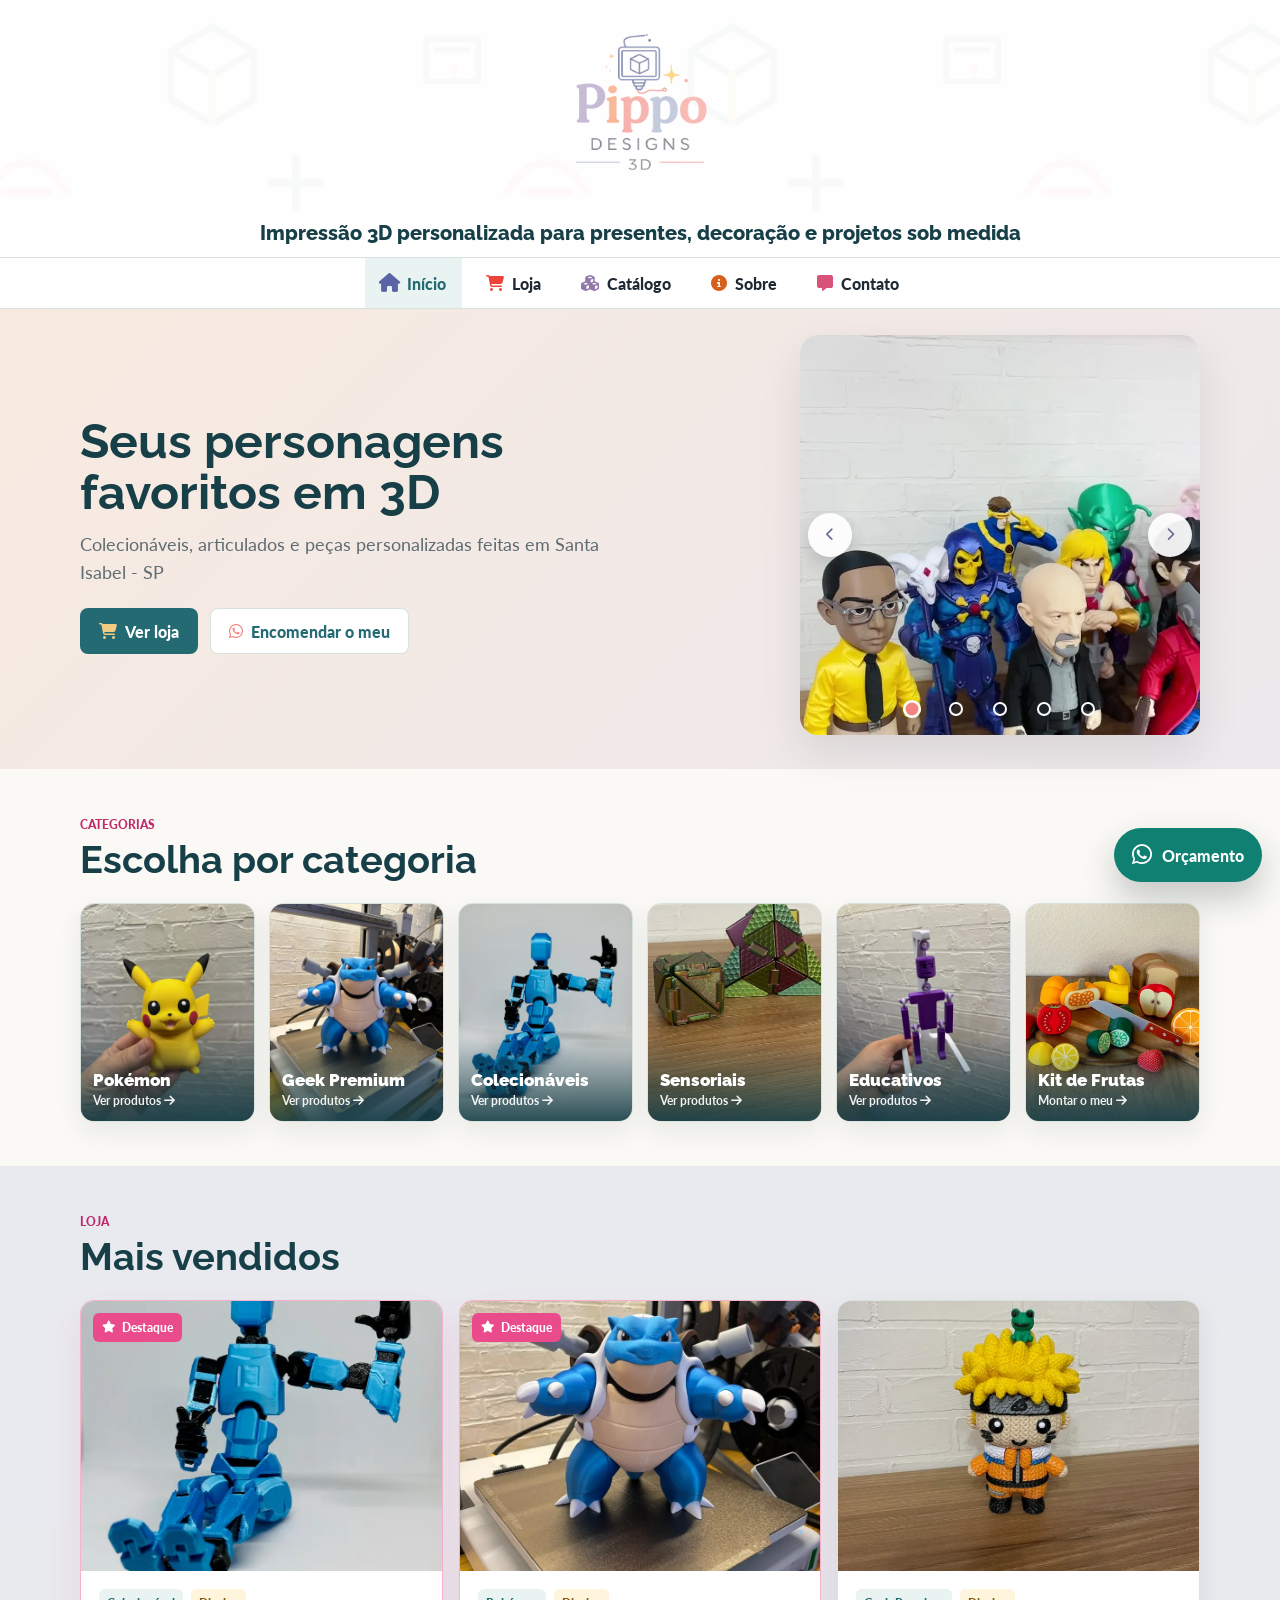
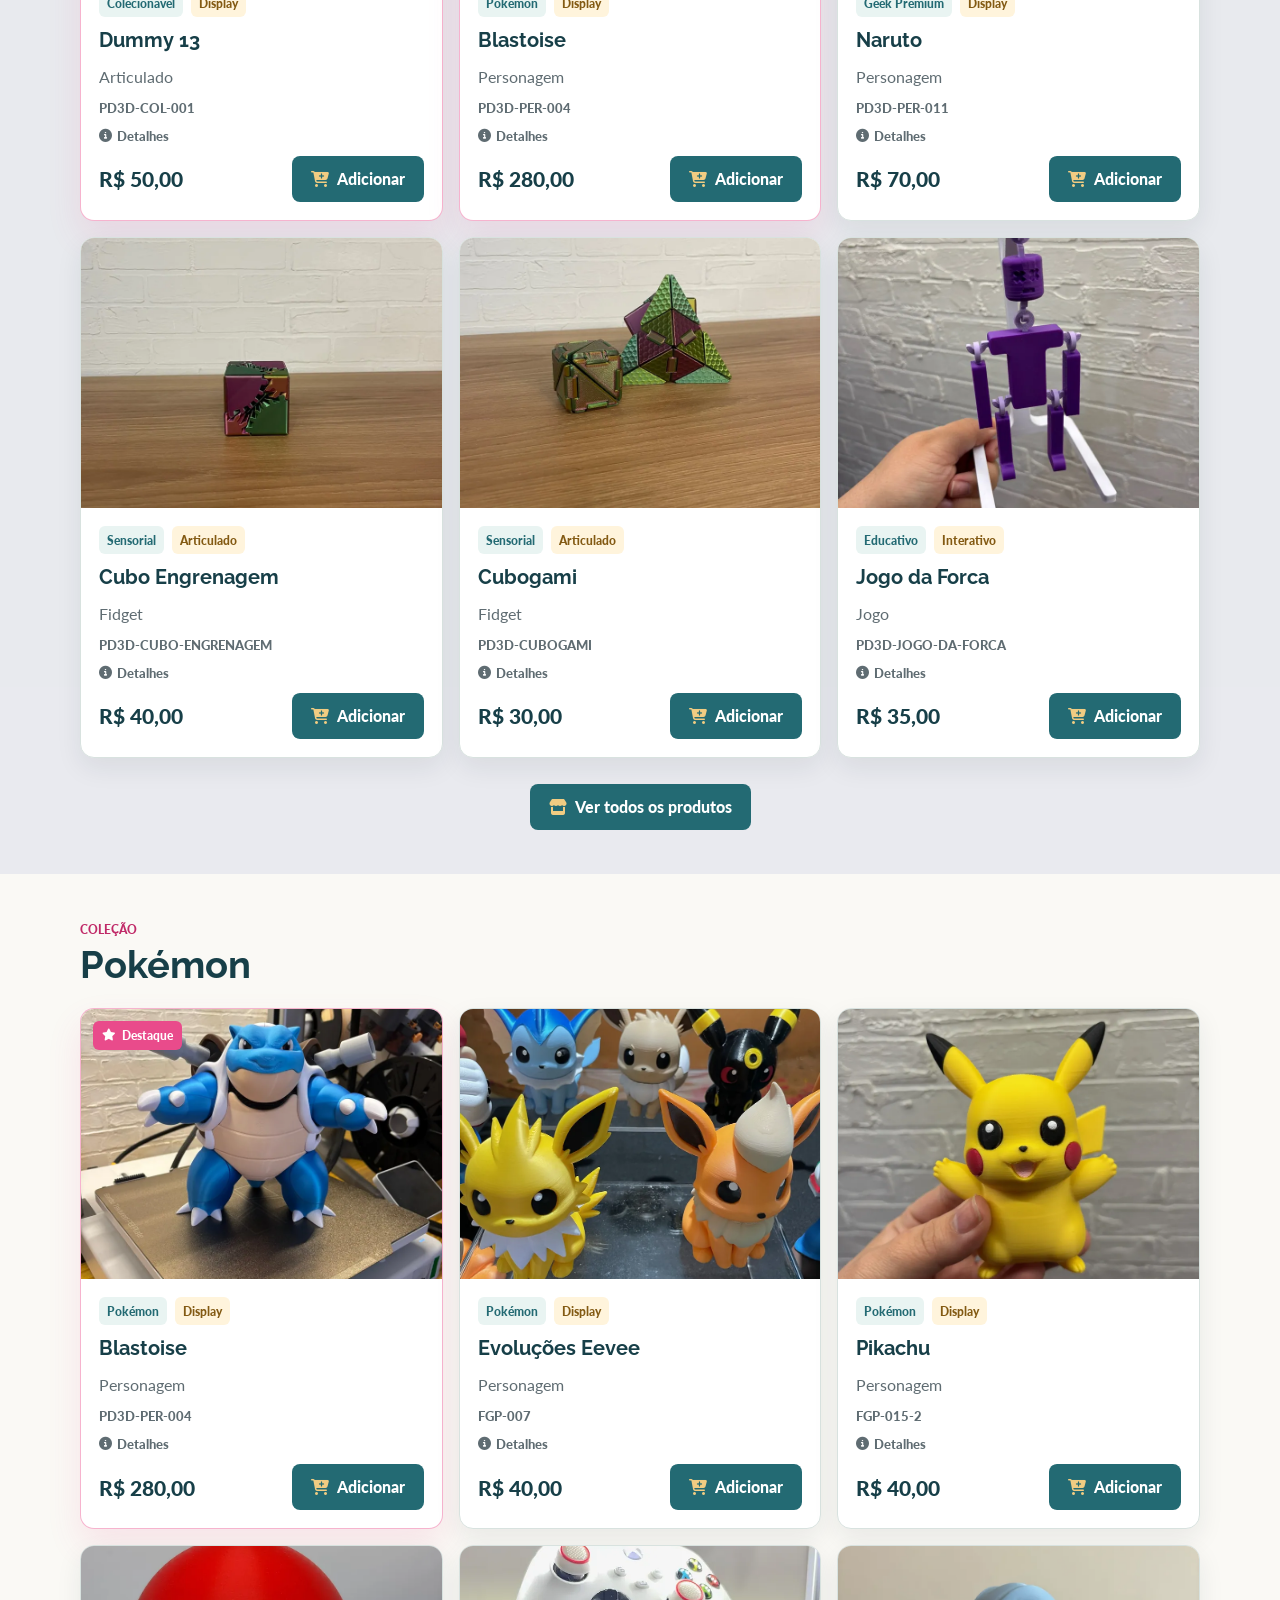
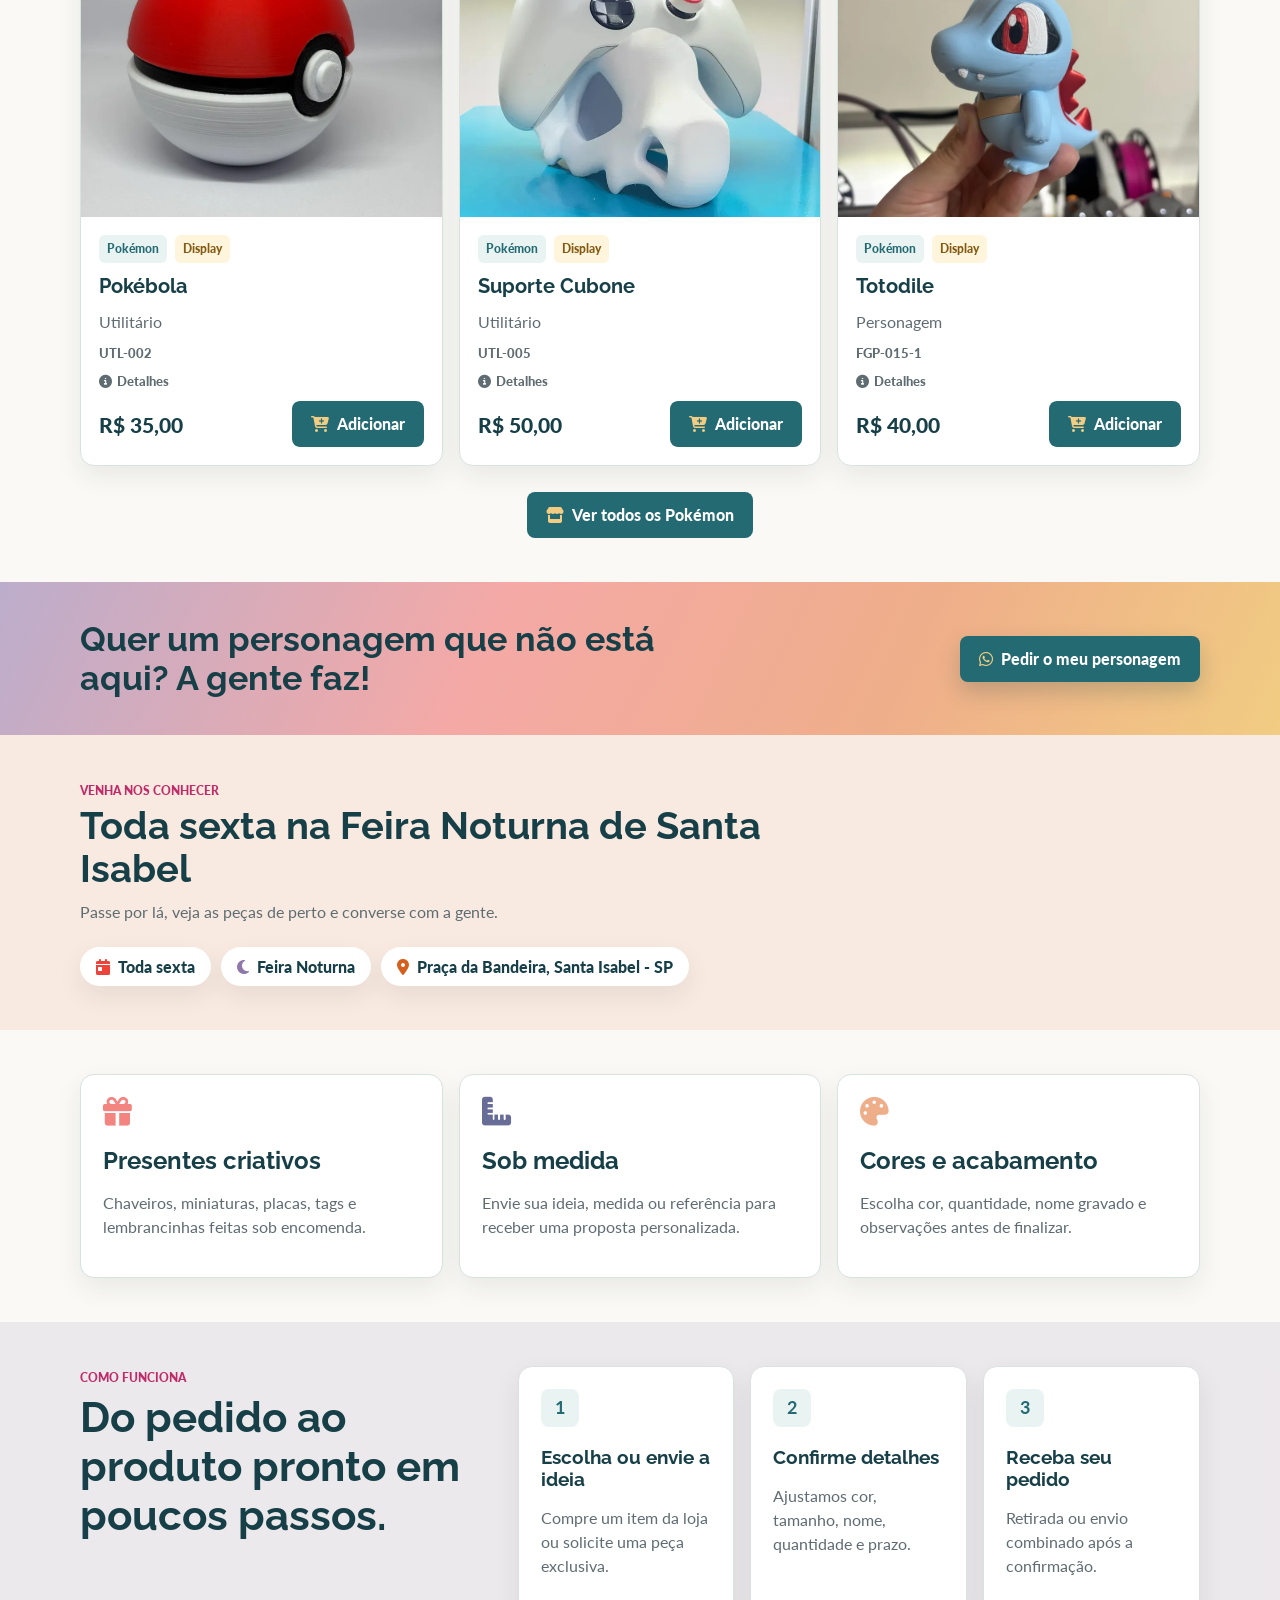
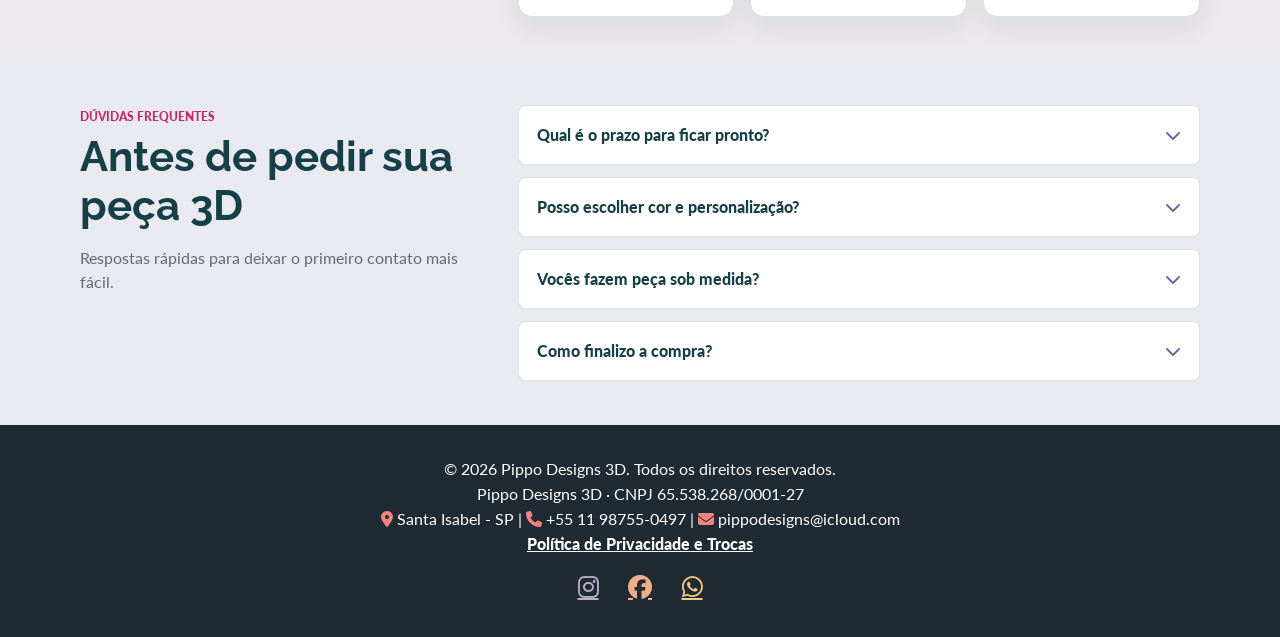
<file: index.html>
﻿<!DOCTYPE html>
<html lang="pt-br">
<head>
    <meta charset="UTF-8">
    <meta name="viewport" content="width=device-width, initial-scale=1.0">
    <title>Pippo Designs 3D - Impressão 3D Personalizada</title>
    <meta name="description" content="Loja de impressão 3D personalizada com produtos geek, sensoriais, chaveiros, displays e projetos sob medida pela Pippo Designs 3D.">
    <link rel="canonical" href="https://pippodesigns3d.com.br/">
    <meta property="og:type" content="website">
    <meta property="og:title" content="Pippo Designs 3D - Impressão 3D Personalizada">
    <meta property="og:description" content="Produtos impressos em 3D para presentear, colecionar, organizar e criar sob medida.">
    <meta property="og:url" content="https://pippodesigns3d.com.br/">
    <meta property="og:image" content="https://pippodesigns3d.com.br/src/img/og-image.jpg">
    <meta property="og:image:width" content="1200">
    <meta property="og:image:height" content="630">
    <meta property="og:image:alt" content="Logo da Pippo Designs 3D">
    <meta property="og:site_name" content="Pippo Designs 3D">
    <meta property="og:locale" content="pt_BR">
    <meta name="twitter:card" content="summary_large_image">
    <script type="application/ld+json">
    {
        "@context": "https://schema.org",
        "@type": "Store",
        "name": "Pippo Designs 3D",
        "legalName": "Gabriel Pimentel da Silva",
        "taxID": "65.538.268/0001-27",
        "description": "Loja de impressão 3D personalizada para produtos geek, sensoriais, chaveiros, displays, kits e projetos sob medida.",
        "email": "pippodesigns@icloud.com",
        "telephone": "+55 11 98755-0497",
        "address": {
            "@type": "PostalAddress",
            "addressLocality": "Santa Isabel",
            "addressRegion": "SP",
            "addressCountry": "BR"
        },
        "sameAs": [
            "https://www.instagram.com/pippodesings3d/",
            "https://wa.me/5511987550497"
        ],
        "logo": "https://pippodesigns3d.com.br/src/img/pippo-designs-3d-logo.png"
    }
    </script>
    <link rel="stylesheet" href="src/estilo-global.css">
    <link rel="stylesheet" href="src/estilo-index.css">
    <link rel="stylesheet" href="src/estilo-loja.css">
    <link rel="stylesheet" href="https://cdnjs.cloudflare.com/ajax/libs/font-awesome/6.7.2/css/all.min.css">
    <link href="https://fonts.googleapis.com/css2?family=Raleway:wght@700;800;900&family=Lato:wght@400;700;900&display=swap" rel="stylesheet">
    <link rel="icon" type="image/png" sizes="32x32" href="src/img/favicon-32x32.png">
    <link rel="icon" type="image/png" sizes="64x64" href="src/img/pippo-designs-3d-favicon.png">
    <link rel="apple-touch-icon" sizes="180x180" href="src/img/apple-touch-icon.png">
    <script src="src/products-data.js" defer></script>
    <script src="src/scripts.js" defer></script>
</head>
<body>
    <a href="#main-content" class="skip-link">Ir para o conteúdo</a>
    <header class="site-header">
        <a class="logo" href="index.html" aria-label="Pippo Designs 3D">
            <img src="src/img/pippo-designs-3d-logo.png" alt="Logo da Pippo Designs 3D">
        </a>
        <p>Impressão 3D personalizada para presentes, decoração e projetos sob medida</p>
    </header>

    <nav aria-label="Menu principal">
        <button class="menu-icon" type="button" aria-label="Abrir menu" aria-expanded="false">
            <i class="fa-solid fa-bars"></i>
        </button>
        <ul class="menu">
            <li><a class="active" href="index.html"><i class="fa-solid fa-house"></i> Início</a></li>
            <li><a href="loja.html"><i class="fa-solid fa-cart-shopping"></i> Loja</a></li>
            <li><a href="produtos.html"><i class="fa-solid fa-cubes"></i> Catálogo</a></li>
            <li><a href="sobre.html"><i class="fa-solid fa-circle-info"></i> Sobre</a></li>
            <li><a href="contato.html"><i class="fa-solid fa-message"></i> Contato</a></li>
        </ul>
    </nav>

    <main id="main-content">
        <div class="secao secao--topo">
            <section class="hero conteudo" aria-labelledby="hero-title">
                <div class="hero-content">
                    <h1 id="hero-title">Seus personagens favoritos em 3D</h1>
                    <p>Colecionáveis, articulados e peças personalizadas feitas em Santa Isabel - SP</p>
                    <div class="hero-actions">
                        <a class="btn primary" href="loja.html"><i class="fa-solid fa-cart-shopping"></i> Ver loja</a>
                        <a class="btn secondary" href="https://wa.me/5511987550497?text=Ol%C3%A1!%20Vi%20o%20site%20da%20Pippo%20Designs%203D%20e%20quero%20encomendar%20o%20meu%20personagem%20em%203D." target="_blank" rel="noreferrer"><i class="fa-brands fa-whatsapp"></i> Encomendar o meu</a>
                    </div>
                </div>

                <div class="hero-carousel" data-carousel role="group" aria-roledescription="carrossel" aria-label="Produtos em destaque">
                    <div class="carousel-track" data-carousel-track>
                        <a class="carousel-slide" href="loja.html" aria-label="Ver a loja">
                            <video src="videos/home-vitrine.mp4" poster="videos/home-vitrine-poster.webp" muted loop playsinline autoplay preload="auto" aria-label="Vitrine de peças impressas em 3D"></video>
                        </a>
                        <a class="carousel-slide" href="produto.html?id=blastoise" aria-label="Ver Blastoise">
                            <img src="produtos/blastoise.webp" alt="Blastoise impresso em 3D" width="800" height="1067" fetchpriority="high" style="object-position: 50% 32%">
                        </a>
                        <a class="carousel-slide" href="produto.html?id=dummy-13" aria-label="Ver Dummy 13">
                            <img src="produtos/dummy-13.webp" alt="Dummy 13, figura articulada impressa em 3D" width="800" height="1067" loading="lazy" style="object-position: 50% 40%">
                        </a>
                        <a class="carousel-slide" href="produto.html?id=naruto" aria-label="Ver Naruto">
                            <img src="produtos/naruto.webp" alt="Naruto impresso em 3D" width="800" height="1067" loading="lazy" style="object-position: 50% 30%">
                        </a>
                        <a class="carousel-slide" href="produto.html?id=patolino-shopping" aria-label="Ver Patolino (Calça de Shopping)">
                            <img src="produtos/patolino-shopping.webp" alt="Patolino com calça de shopping impresso em 3D" width="800" height="1351" loading="lazy" style="object-position: 50% 28%">
                        </a>
                    </div>
                    <button class="carousel-btn carousel-prev" type="button" aria-label="Foto anterior" data-carousel-prev><i class="fa-solid fa-chevron-left"></i></button>
                    <button class="carousel-btn carousel-next" type="button" aria-label="Próxima foto" data-carousel-next><i class="fa-solid fa-chevron-right"></i></button>
                    <div class="carousel-dots">
                        <button class="carousel-dot active" type="button" aria-label="Ir para a foto 1" data-carousel-dot></button>
                        <button class="carousel-dot" type="button" aria-label="Ir para a foto 2" data-carousel-dot></button>
                        <button class="carousel-dot" type="button" aria-label="Ir para a foto 3" data-carousel-dot></button>
                        <button class="carousel-dot" type="button" aria-label="Ir para a foto 4" data-carousel-dot></button>
                        <button class="carousel-dot" type="button" aria-label="Ir para a foto 5" data-carousel-dot></button>
                    </div>
                </div>
            </section>
        </div>

        <div class="secao revelar" data-reveal>
            <section class="conteudo" aria-labelledby="cat-title">
                <div class="secao-titulo">
                    <span class="eyebrow">Categorias</span>
                    <h2 id="cat-title">Escolha por categoria</h2>
                </div>
                <ul class="cat-grid">
                    <li>
                        <a class="cat-card card" href="loja.html?categoria=pokemon">
                            <img src="produtos/fgp-015-2-pikachu.webp" alt="" loading="lazy">
                            <span class="cat-label">Pokémon<small>Ver produtos <i class="fa-solid fa-arrow-right"></i></small></span>
                        </a>
                    </li>
                    <li>
                        <a class="cat-card card" href="loja.html?categoria=geek-premium">
                            <img src="produtos/blastoise.webp" alt="" loading="lazy" style="object-position: 50% 32%">
                            <span class="cat-label">Geek Premium<small>Ver produtos <i class="fa-solid fa-arrow-right"></i></small></span>
                        </a>
                    </li>
                    <li>
                        <a class="cat-card card" href="loja.html?categoria=colecionavel">
                            <img src="produtos/dummy-13.webp" alt="" loading="lazy" style="object-position: 50% 40%">
                            <span class="cat-label">Colecionáveis<small>Ver produtos <i class="fa-solid fa-arrow-right"></i></small></span>
                        </a>
                    </li>
                    <li>
                        <a class="cat-card card" href="loja.html?categoria=sensorial">
                            <img src="produtos/cubogami.webp" alt="" loading="lazy" class="cat-zoom">
                            <span class="cat-label">Sensoriais<small>Ver produtos <i class="fa-solid fa-arrow-right"></i></small></span>
                        </a>
                    </li>
                    <li>
                        <a class="cat-card card" href="loja.html?categoria=educativo">
                            <img src="produtos/jogo-da-forca.webp" alt="" loading="lazy" style="object-position: 50% 45%">
                            <span class="cat-label">Educativos<small>Ver produtos <i class="fa-solid fa-arrow-right"></i></small></span>
                        </a>
                    </li>
                    <li>
                        <a class="cat-card card" href="projeto.html?id=kit-frutas-legumes">
                            <img src="assets/img/produtos/kit-completo-01.webp" alt="" loading="lazy">
                            <span class="cat-label">Kit de Frutas<small>Montar o meu <i class="fa-solid fa-arrow-right"></i></small></span>
                        </a>
                    </li>
                </ul>
            </section>
        </div>

        <div class="secao secao--azul revelar" data-reveal>
            <section class="conteudo" aria-labelledby="best-title">
                <div class="secao-titulo">
                    <span class="eyebrow">Loja</span>
                    <h2 id="best-title">Mais vendidos</h2>
                </div>
                <div class="product-grid home-featured-grid" data-featured-products aria-live="polite">
                    <article class="shop-card product-loading">
                        <div class="product-symbol"><i class="fa-solid fa-spinner"></i></div>
                        <h2>Carregando destaques</h2>
                        <p>Buscando produtos marcados como destaque no catálogo.</p>
                    </article>
                </div>
                <div class="secao-cta">
                    <a class="btn primary" href="loja.html"><i class="fa-solid fa-store"></i> Ver todos os produtos</a>
                </div>
            </section>
        </div>

        <div class="secao revelar" data-reveal data-theme-section>
            <section class="conteudo" aria-labelledby="pokemon-title">
                <div class="secao-titulo">
                    <span class="eyebrow">Coleção</span>
                    <h2 id="pokemon-title">Pokémon</h2>
                </div>
                <div class="product-grid home-featured-grid" data-theme-products="Pokémon" aria-live="polite">
                    <article class="shop-card product-loading">
                        <div class="product-symbol"><i class="fa-solid fa-spinner"></i></div>
                        <h2>Carregando Pokémon</h2>
                        <p>Buscando os produtos do tema Pokémon.</p>
                    </article>
                </div>
                <div class="secao-cta">
                    <a class="btn primary" href="loja.html?categoria=pokemon"><i class="fa-solid fa-store"></i> Ver todos os Pokémon</a>
                </div>
            </section>
        </div>

        <div class="faixa-cta revelar" data-reveal>
            <section class="faixa-cta__conteudo conteudo" aria-labelledby="promo-title">
                <h2 id="promo-title">Quer um personagem que não está aqui? A gente faz!</h2>
                <a class="btn primary" href="https://wa.me/5511987550497?text=Ol%C3%A1!%20Vi%20o%20site%20da%20Pippo%20Designs%203D%20e%20quero%20pedir%20um%20personagem%20que%20n%C3%A3o%20est%C3%A1%20na%20loja." target="_blank" rel="noreferrer"><i class="fa-brands fa-whatsapp"></i> Pedir o meu personagem</a>
            </section>
        </div>

        <div class="secao secao--pessego revelar" data-reveal>
            <section class="conteudo fair-section" aria-labelledby="fair-title">
                <div class="secao-titulo">
                    <span class="eyebrow">Venha nos conhecer</span>
                    <h2 id="fair-title">Toda sexta na Feira Noturna de Santa Isabel</h2>
                    <p>Passe por lá, veja as peças de perto e converse com a gente.</p>
                </div>
                <ul class="fair-facts">
                    <li><i class="fa-solid fa-calendar-day"></i> Toda sexta</li>
                    <li><i class="fa-solid fa-moon"></i> Feira Noturna</li>
                    <li><i class="fa-solid fa-location-dot"></i> Praça da Bandeira, Santa Isabel - SP</li>
                </ul>

                <!--
                    FOTOS DA FEIRA (3 fotos): para usar, apague as marcas de comentário deste bloco,
                    salve as fotos em assets/img/feira/ (de preferência em WebP, ~800px de largura)
                    e troque os nomes em src e o texto em alt.

                <div class="fair-photos">
                    <figure><img src="assets/img/feira/feira-1.webp" alt="Descreva a foto 1 da feira" loading="lazy"></figure>
                    <figure><img src="assets/img/feira/feira-2.webp" alt="Descreva a foto 2 da feira" loading="lazy"></figure>
                    <figure><img src="assets/img/feira/feira-3.webp" alt="Descreva a foto 3 da feira" loading="lazy"></figure>
                </div>
                -->

                <!--
                    DEPOIMENTOS (3 depoimentos): para usar, apague as marcas de comentário deste bloco
                    e troque o texto e o nome de cada cliente (com autorização deles).

                <div class="testimonials">
                    <blockquote class="testimonial card">
                        <p>“Escreva aqui o depoimento 1.”</p>
                        <footer>Nome do cliente</footer>
                    </blockquote>
                    <blockquote class="testimonial card">
                        <p>“Escreva aqui o depoimento 2.”</p>
                        <footer>Nome do cliente</footer>
                    </blockquote>
                    <blockquote class="testimonial card">
                        <p>“Escreva aqui o depoimento 3.”</p>
                        <footer>Nome do cliente</footer>
                    </blockquote>
                </div>
                -->
            </section>
        </div>

        <div class="secao revelar" data-reveal>
            <section class="service-grid conteudo" aria-label="Serviços principais">
                <article class="card">
                    <i class="fa-solid fa-gift"></i>
                    <h2>Presentes criativos</h2>
                    <p>Chaveiros, miniaturas, placas, tags e lembrancinhas feitas sob encomenda.</p>
                </article>
                <article class="card">
                    <i class="fa-solid fa-ruler-combined"></i>
                    <h2>Sob medida</h2>
                    <p>Envie sua ideia, medida ou referência para receber uma proposta personalizada.</p>
                </article>
                <article class="card">
                    <i class="fa-solid fa-palette"></i>
                    <h2>Cores e acabamento</h2>
                    <p>Escolha cor, quantidade, nome gravado e observações antes de finalizar.</p>
                </article>
            </section>
        </div>

        <div class="secao secao--lilas revelar" data-reveal>
            <section class="split-section conteudo">
                <div>
                    <span class="eyebrow">Como funciona</span>
                    <h2>Do pedido ao produto pronto em poucos passos.</h2>
                </div>
                <div class="steps">
                    <article class="card">
                        <strong>1</strong>
                        <h3>Escolha ou envie a ideia</h3>
                        <p>Compre um item da loja ou solicite uma peça exclusiva.</p>
                    </article>
                    <article class="card">
                        <strong>2</strong>
                        <h3>Confirme detalhes</h3>
                        <p>Ajustamos cor, tamanho, nome, quantidade e prazo.</p>
                    </article>
                    <article class="card">
                        <strong>3</strong>
                        <h3>Receba seu pedido</h3>
                        <p>Retirada ou envio combinado após a confirmação.</p>
                    </article>
                </div>
            </section>
        </div>

        <div class="secao secao--azul revelar" data-reveal>
            <section class="faq-section conteudo" aria-labelledby="faq-title">
            <div class="faq-heading">
                <span class="eyebrow">Dúvidas frequentes</span>
                <h2 id="faq-title">Antes de pedir sua peça 3D</h2>
                <p>Respostas rápidas para deixar o primeiro contato mais fácil.</p>
            </div>

            <div class="faq-list">
                <article class="faq-item">
                    <button class="faq-question" type="button" aria-expanded="false">
                        Qual é o prazo para ficar pronto?
                        <i class="fa-solid fa-chevron-down"></i>
                    </button>
                    <div class="faq-answer">
                        <p>Depende do tamanho, quantidade e nível de personalização. Peças simples costumam ser combinadas com mais rapidez, e pedidos maiores recebem prazo fechado no atendimento.</p>
                    </div>
                </article>

                <article class="faq-item">
                    <button class="faq-question" type="button" aria-expanded="false">
                        Posso escolher cor e personalização?
                        <i class="fa-solid fa-chevron-down"></i>
                    </button>
                    <div class="faq-answer">
                        <p>Sim. Você pode informar cor, nome, tema, medida e observações no pedido ou direto pelo WhatsApp.</p>
                    </div>
                </article>

                <article class="faq-item">
                    <button class="faq-question" type="button" aria-expanded="false">
                        Vocês fazem peça sob medida?
                        <i class="fa-solid fa-chevron-down"></i>
                    </button>
                    <div class="faq-answer">
                        <p>Fazemos orçamento para peças utilitárias, presentes, brindes e protótipos. Quanto mais referências e medidas você enviar, mais preciso fica o atendimento.</p>
                    </div>
                </article>

                <article class="faq-item">
                    <button class="faq-question" type="button" aria-expanded="false">
                        Como finalizo a compra?
                        <i class="fa-solid fa-chevron-down"></i>
                    </button>
                    <div class="faq-answer">
                        <p>Você pode adicionar produtos na loja e finalizar pelo WhatsApp. Depois confirmamos detalhes, valor final, pagamento e entrega.</p>
                    </div>
                </article>
            </div>
        </section>
        </div>
    </main>

    <a class="whatsapp-float" href="https://wa.me/5511987550497?text=Ol%C3%A1%2C%20Pippo%20Designs%203D!%20Quero%20fazer%20um%20or%C3%A7amento." target="_blank" rel="noreferrer" aria-label="Falar com a Pippo Designs 3D no WhatsApp">
        <i class="fa-brands fa-whatsapp"></i>
        <span>Orçamento</span>
    </a>

    <footer>
        <p>&copy; 2026 Pippo Designs 3D. Todos os direitos reservados.</p>
        <p>Pippo Designs 3D · CNPJ 65.538.268/0001-27</p>
        <p><i class="fa-solid fa-location-dot"></i> Santa Isabel - SP | <i class="fa-solid fa-phone"></i> +55 11 98755-0497 | <i class="fa-solid fa-envelope"></i> pippodesigns@icloud.com</p>
        <p class="footer-links"><a href="politica.html">Política de Privacidade e Trocas</a></p>
        <div class="redes-sociais">
            <a href="https://www.instagram.com/pippodesings3d/" target="_blank" rel="noreferrer" aria-label="Instagram"><i class="fab fa-instagram"></i></a>
            <a href="https://web.facebook.com/pippoarg/?_rdc=1&_rdr#" target="_blank" rel="noreferrer" aria-label="Facebook"><i class="fab fa-facebook"></i></a>
            <a href="https://wa.me/5511987550497" target="_blank" rel="noreferrer" aria-label="WhatsApp"><i class="fab fa-whatsapp"></i></a>
        </div>
    </footer>
</body>
</html>
</file>
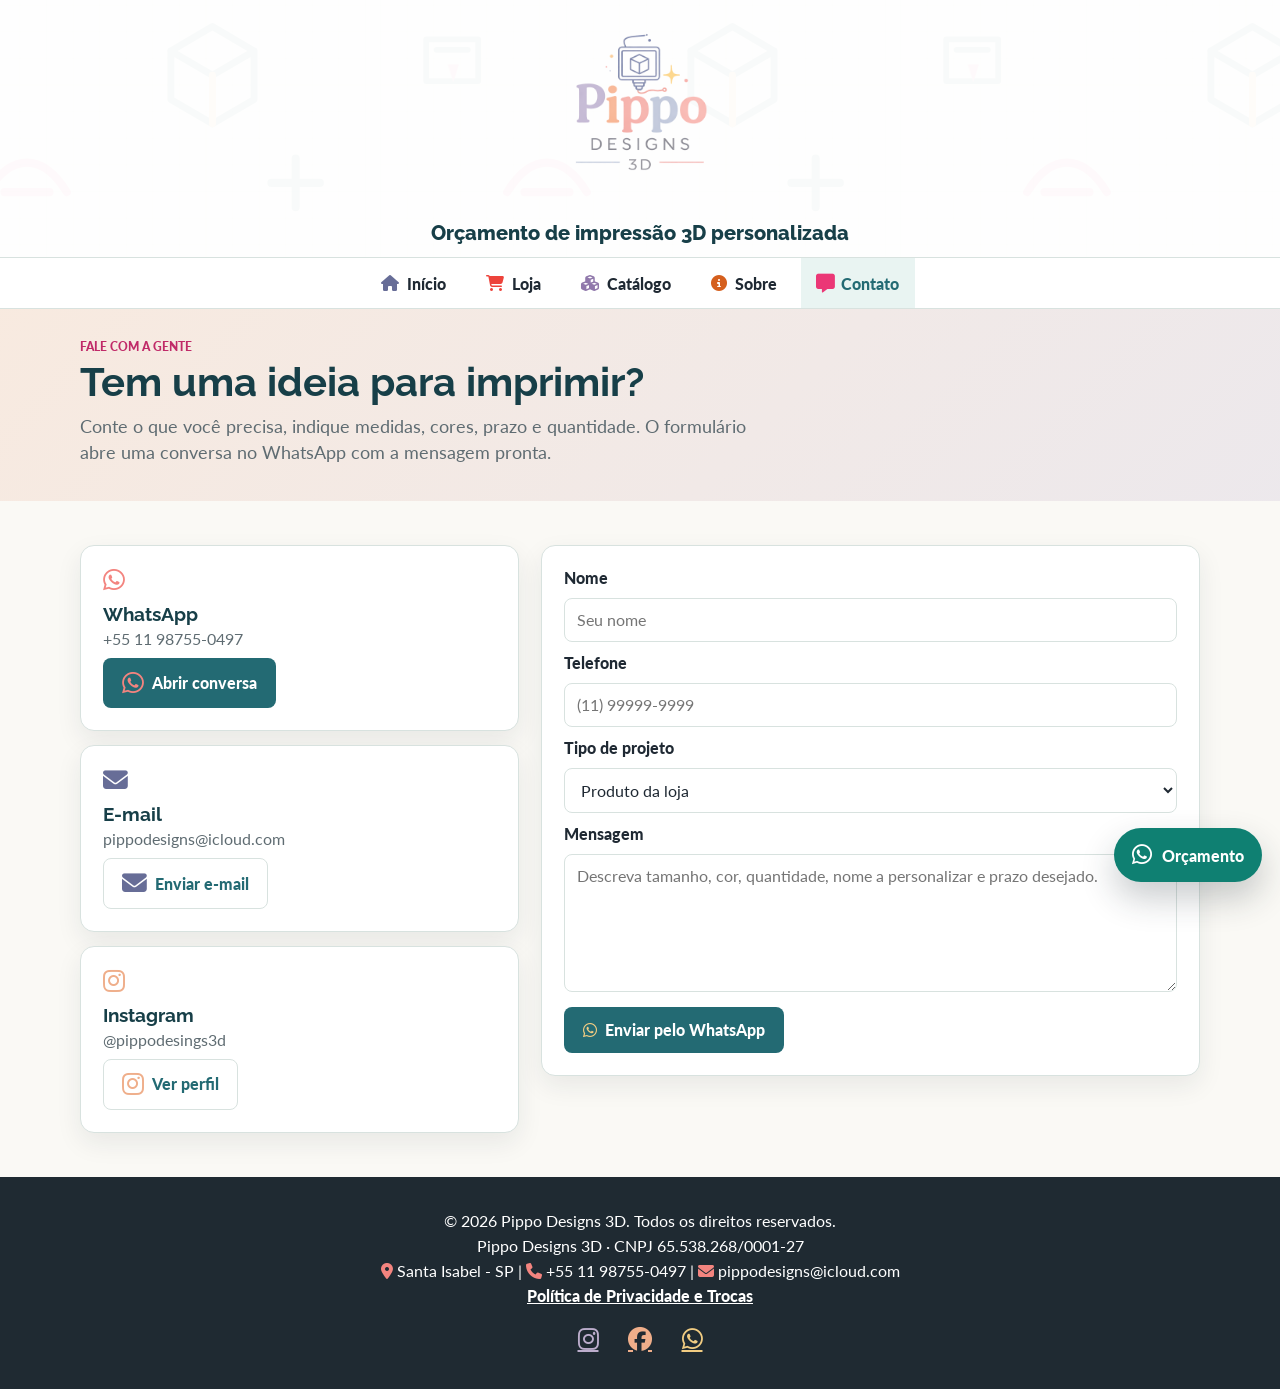
<file: contato.html>
﻿<!DOCTYPE html>
<html lang="pt-br">
<head>
    <meta charset="UTF-8">
    <meta name="viewport" content="width=device-width, initial-scale=1.0">
    <title>Contato - Pippo Designs 3D</title>
    <meta name="description" content="Fale com a Pippo Designs 3D pelo WhatsApp para orçamento de impressão 3D personalizada, presentes, brindes e projetos sob medida.">
    <link rel="canonical" href="https://pippodesigns3d.com.br/contato.html">
    <meta property="og:type" content="website">
    <meta property="og:title" content="Contato - Pippo Designs 3D">
    <meta property="og:description" content="Envie sua ideia, arquivo ou referência para orçamento de impressão 3D.">
    <meta property="og:url" content="https://pippodesigns3d.com.br/contato.html">
    <meta property="og:image" content="https://pippodesigns3d.com.br/src/img/og-image.jpg">
    <meta property="og:image:width" content="1200">
    <meta property="og:image:height" content="630">
    <meta property="og:image:alt" content="Logo da Pippo Designs 3D">
    <meta property="og:site_name" content="Pippo Designs 3D">
    <meta property="og:locale" content="pt_BR">
    <meta name="twitter:card" content="summary_large_image">
    <link rel="stylesheet" href="src/estilo-global.css">
    <link rel="stylesheet" href="src/estilo-contato.css">
    <link rel="stylesheet" href="https://cdnjs.cloudflare.com/ajax/libs/font-awesome/6.7.2/css/all.min.css">
    <link href="https://fonts.googleapis.com/css2?family=Raleway:wght@700;800;900&family=Lato:wght@400;700;900&display=swap" rel="stylesheet">
    <link rel="icon" type="image/png" sizes="32x32" href="src/img/favicon-32x32.png">
    <link rel="icon" type="image/png" sizes="64x64" href="src/img/pippo-designs-3d-favicon.png">
    <link rel="apple-touch-icon" sizes="180x180" href="src/img/apple-touch-icon.png">
    <script src="src/scripts.js" defer></script>
</head>
<body>
    <a href="#main-content" class="skip-link">Ir para o conteúdo</a>
    <header class="site-header">
        <a class="logo" href="index.html" aria-label="Pippo Designs 3D">
            <img src="src/img/pippo-designs-3d-logo.png" alt="Logo da Pippo Designs 3D">
        </a>
        <p>Orçamento de impressão 3D personalizada</p>
    </header>

    <nav aria-label="Menu principal">
        <button class="menu-icon" type="button" aria-label="Abrir menu" aria-expanded="false">
            <i class="fa-solid fa-bars"></i>
        </button>
        <ul class="menu">
            <li><a href="index.html"><i class="fa-solid fa-house"></i> Início</a></li>
            <li><a href="loja.html"><i class="fa-solid fa-cart-shopping"></i> Loja</a></li>
            <li><a href="produtos.html"><i class="fa-solid fa-cubes"></i> Catálogo</a></li>
            <li><a href="sobre.html"><i class="fa-solid fa-circle-info"></i> Sobre</a></li>
            <li><a class="active" href="contato.html"><i class="fa-solid fa-message"></i> Contato</a></li>
        </ul>
    </nav>

    <main id="main-content">
        <div class="secao secao--topo">
            <section class="conteudo topo-pagina">
                <span class="eyebrow">Fale com a gente</span>
                <h1>Tem uma ideia para imprimir?</h1>
                <p>Conte o que você precisa, indique medidas, cores, prazo e quantidade. O formulário abre uma conversa no WhatsApp com a mensagem pronta.</p>
            </section>
        </div>

        <div class="secao revelar" data-reveal>
        <section class="contact-layout conteudo">
            <div class="contact-cards">
                <article class="card">
                    <i class="fa-brands fa-whatsapp"></i>
                    <h2>WhatsApp</h2>
                    <p>+55 11 98755-0497</p>
                    <a class="btn primary" href="https://wa.me/5511987550497" target="_blank" rel="noreferrer"><i class="fa-brands fa-whatsapp"></i> Abrir conversa</a>
                </article>
                <article class="card">
                    <i class="fa-solid fa-envelope"></i>
                    <h2>E-mail</h2>
                    <p>pippodesigns@icloud.com</p>
                    <a class="btn secondary" href="mailto:pippodesigns@icloud.com"><i class="fa-solid fa-envelope"></i> Enviar e-mail</a>
                </article>
                <article class="card">
                    <i class="fa-brands fa-instagram"></i>
                    <h2>Instagram</h2>
                    <p>@pippodesings3d</p>
                    <a class="btn secondary" href="https://www.instagram.com/pippodesings3d/" target="_blank" rel="noreferrer"><i class="fa-brands fa-instagram"></i> Ver perfil</a>
                </article>
            </div>

            <form class="contact-form card card--estatico" data-contact-form>
                <label for="contactName">Nome</label>
                <input type="text" id="contactName" name="contactName" placeholder="Seu nome" required>

                <label for="contactPhone">Telefone</label>
                <input type="tel" id="contactPhone" name="contactPhone" placeholder="(11) 99999-9999">

                <label for="contactProject">Tipo de projeto</label>
                <select id="contactProject" name="contactProject">
                    <option>Produto da loja</option>
                    <option>Presente personalizado</option>
                    <option>Lembrancinhas</option>
                    <option>Peça utilitária sob medida</option>
                    <option>Protótipo ou arquivo 3D</option>
                </select>

                <label for="contactMessage">Mensagem</label>
                <textarea id="contactMessage" name="contactMessage" rows="6" placeholder="Descreva tamanho, cor, quantidade, nome a personalizar e prazo desejado." required></textarea>

                <button class="btn primary" type="submit"><i class="fa-brands fa-whatsapp"></i> Enviar pelo WhatsApp</button>
            </form>
        </section>
        </div>
    </main>

    <a class="whatsapp-float" href="https://wa.me/5511987550497?text=Ol%C3%A1%2C%20Pippo%20Designs%203D!%20Quero%20fazer%20um%20or%C3%A7amento." target="_blank" rel="noreferrer" aria-label="Falar com a Pippo Designs 3D no WhatsApp">
        <i class="fa-brands fa-whatsapp"></i>
        <span>Orçamento</span>
    </a>

    <footer>
        <p>&copy; 2026 Pippo Designs 3D. Todos os direitos reservados.</p>
        <p>Pippo Designs 3D · CNPJ 65.538.268/0001-27</p>
        <p><i class="fa-solid fa-location-dot"></i> Santa Isabel - SP | <i class="fa-solid fa-phone"></i> +55 11 98755-0497 | <i class="fa-solid fa-envelope"></i> pippodesigns@icloud.com</p>
        <p class="footer-links"><a href="politica.html">Política de Privacidade e Trocas</a></p>
        <div class="redes-sociais">
            <a href="https://www.instagram.com/pippodesings3d/" target="_blank" rel="noreferrer" aria-label="Instagram"><i class="fab fa-instagram"></i></a>
            <a href="https://web.facebook.com/pippoarg/?_rdc=1&_rdr#" target="_blank" rel="noreferrer" aria-label="Facebook"><i class="fab fa-facebook"></i></a>
            <a href="https://wa.me/5511987550497" target="_blank" rel="noreferrer" aria-label="WhatsApp"><i class="fab fa-whatsapp"></i></a>
        </div>
    </footer>
</body>
</html>
</file>
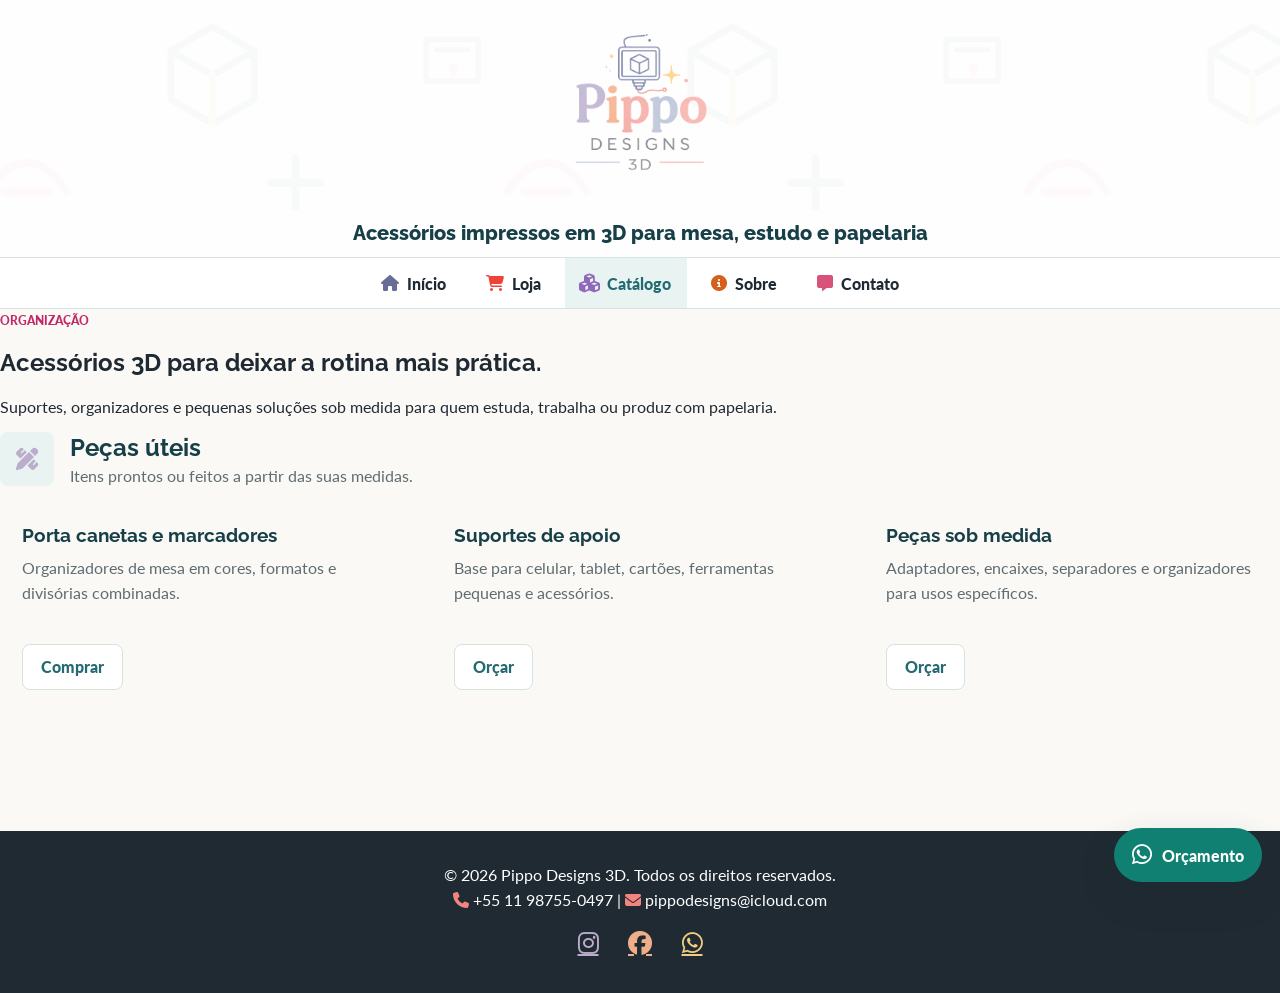
<file: encadernacao.html>
﻿<!DOCTYPE html>
<html lang="pt-br">
<head>
    <meta charset="UTF-8">
    <meta name="viewport" content="width=device-width, initial-scale=1.0">
    <title>Organização e Papelaria - Pippo Designs 3D</title>
    <link rel="stylesheet" href="src/estilo-global.css">
    <link rel="stylesheet" href="src/estilo-produtos.css">
    <link rel="stylesheet" href="https://cdnjs.cloudflare.com/ajax/libs/font-awesome/6.7.2/css/all.min.css">
    <link href="https://fonts.googleapis.com/css2?family=Raleway:wght@700;800;900&family=Lato:wght@400;700;900&display=swap" rel="stylesheet">
    <link rel="icon" type="image/png" href="src/img/pippo-designs-3d-favicon.png">
    <script src="src/scripts.js" defer></script>
</head>
<body>
    <header class="site-header">
        <a class="logo" href="index.html" aria-label="Pippo Designs 3D">
            <img src="src/img/pippo-designs-3d-logo.png" alt="Logo da Pippo Designs 3D">
        </a>
        <p>Acessórios impressos em 3D para mesa, estudo e papelaria</p>
    </header>

    <nav>
        <button class="menu-icon" type="button" aria-label="Abrir menu" aria-expanded="false">
            <i class="fa-solid fa-bars"></i>
        </button>
        <ul class="menu">
            <li><a href="index.html"><i class="fa-solid fa-house"></i> Início</a></li>
            <li><a href="loja.html"><i class="fa-solid fa-cart-shopping"></i> Loja</a></li>
            <li><a class="active" href="produtos.html"><i class="fa-solid fa-cubes"></i> Catálogo</a></li>
            <li><a href="sobre.html"><i class="fa-solid fa-circle-info"></i> Sobre</a></li>
            <li><a href="contato.html"><i class="fa-solid fa-message"></i> Contato</a></li>
        </ul>
    </nav>

    <main class="catalog-page">
        <section class="page-heading">
            <span class="eyebrow">Organização</span>
            <h1>Acessórios 3D para deixar a rotina mais prática.</h1>
            <p>Suportes, organizadores e pequenas soluções sob medida para quem estuda, trabalha ou produz com papelaria.</p>
        </section>

        <section class="catalog-section">
            <div class="category-heading">
                <i class="fa-solid fa-pen-ruler"></i>
                <div>
                    <h2>Peças úteis</h2>
                    <p>Itens prontos ou feitos a partir das suas medidas.</p>
                </div>
            </div>
            <div class="catalog-grid">
                <article class="catalog-card">
                    <h3>Porta canetas e marcadores</h3>
                    <p>Organizadores de mesa em cores, formatos e divisórias combinadas.</p>
                    <a class="btn secondary" href="loja.html">Comprar</a>
                </article>
                <article class="catalog-card">
                    <h3>Suportes de apoio</h3>
                    <p>Base para celular, tablet, cartões, ferramentas pequenas e acessórios.</p>
                    <a class="btn secondary" href="contato.html">Orçar</a>
                </article>
                <article class="catalog-card">
                    <h3>Peças sob medida</h3>
                    <p>Adaptadores, encaixes, separadores e organizadores para usos específicos.</p>
                    <a class="btn secondary" href="contato.html">Orçar</a>
                </article>
            </div>
        </section>
    </main>

    <a class="whatsapp-float" href="https://wa.me/5511987550497?text=Ol%C3%A1%2C%20Pippo%20Designs%203D!%20Quero%20fazer%20um%20or%C3%A7amento." target="_blank" rel="noreferrer" aria-label="Falar com a Pippo Designs 3D no WhatsApp">
        <i class="fa-brands fa-whatsapp"></i>
        <span>Orçamento</span>
    </a>

    <footer>
        <p>&copy; 2026 Pippo Designs 3D. Todos os direitos reservados.</p>
        <p><i class="fa-solid fa-phone"></i> +55 11 98755-0497 | <i class="fa-solid fa-envelope"></i> pippodesigns@icloud.com</p>
        <div class="redes-sociais">
            <a href="https://www.instagram.com/pippodesings3d/" target="_blank" rel="noreferrer" aria-label="Instagram"><i class="fab fa-instagram"></i></a>
            <a href="https://web.facebook.com/pippoarg/?_rdc=1&_rdr#" target="_blank" rel="noreferrer" aria-label="Facebook"><i class="fab fa-facebook"></i></a>
            <a href="https://wa.me/5511987550497" target="_blank" rel="noreferrer" aria-label="WhatsApp"><i class="fab fa-whatsapp"></i></a>
        </div>
    </footer>
</body>
</html>
</file>
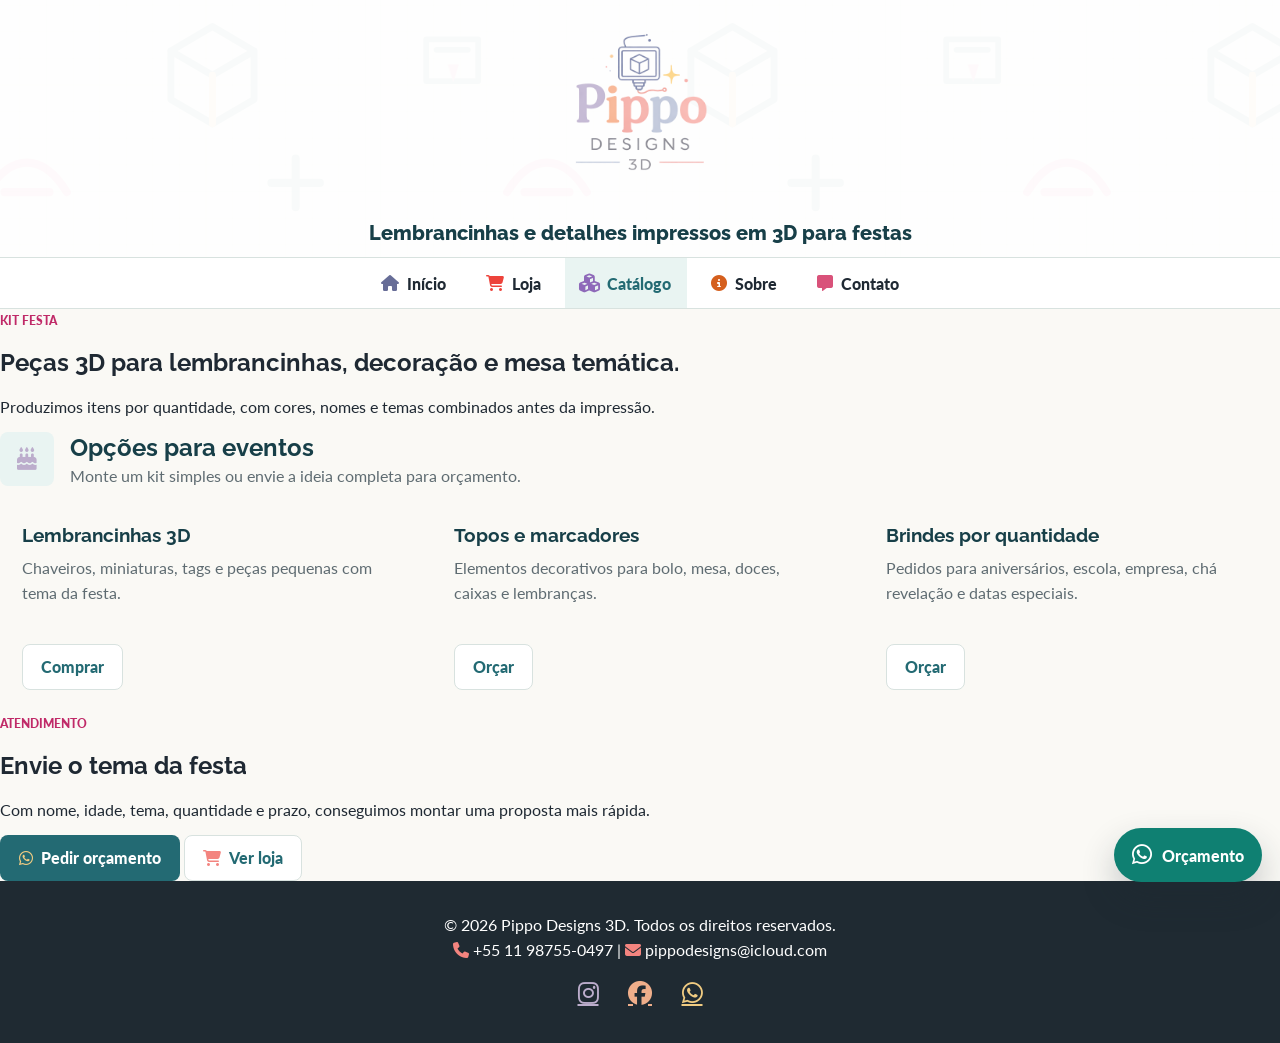
<file: kit-festa.html>
﻿<!DOCTYPE html>
<html lang="pt-br">
<head>
    <meta charset="UTF-8">
    <meta name="viewport" content="width=device-width, initial-scale=1.0">
    <title>Kit Festa - Pippo Designs 3D</title>
    <link rel="stylesheet" href="src/estilo-global.css">
    <link rel="stylesheet" href="src/estilo-produtos.css">
    <link rel="stylesheet" href="https://cdnjs.cloudflare.com/ajax/libs/font-awesome/6.7.2/css/all.min.css">
    <link href="https://fonts.googleapis.com/css2?family=Raleway:wght@700;800;900&family=Lato:wght@400;700;900&display=swap" rel="stylesheet">
    <link rel="icon" type="image/png" href="src/img/pippo-designs-3d-favicon.png">
    <script src="src/scripts.js" defer></script>
</head>
<body>
    <header class="site-header">
        <a class="logo" href="index.html" aria-label="Pippo Designs 3D">
            <img src="src/img/pippo-designs-3d-logo.png" alt="Logo da Pippo Designs 3D">
        </a>
        <p>Lembrancinhas e detalhes impressos em 3D para festas</p>
    </header>

    <nav>
        <button class="menu-icon" type="button" aria-label="Abrir menu" aria-expanded="false">
            <i class="fa-solid fa-bars"></i>
        </button>
        <ul class="menu">
            <li><a href="index.html"><i class="fa-solid fa-house"></i> Início</a></li>
            <li><a href="loja.html"><i class="fa-solid fa-cart-shopping"></i> Loja</a></li>
            <li><a class="active" href="produtos.html"><i class="fa-solid fa-cubes"></i> Catálogo</a></li>
            <li><a href="sobre.html"><i class="fa-solid fa-circle-info"></i> Sobre</a></li>
            <li><a href="contato.html"><i class="fa-solid fa-message"></i> Contato</a></li>
        </ul>
    </nav>

    <main class="catalog-page">
        <section class="page-heading">
            <span class="eyebrow">Kit festa</span>
            <h1>Peças 3D para lembrancinhas, decoração e mesa temática.</h1>
            <p>Produzimos itens por quantidade, com cores, nomes e temas combinados antes da impressão.</p>
        </section>

        <section class="catalog-section">
            <div class="category-heading">
                <i class="fa-solid fa-cake-candles"></i>
                <div>
                    <h2>Opções para eventos</h2>
                    <p>Monte um kit simples ou envie a ideia completa para orçamento.</p>
                </div>
            </div>
            <div class="catalog-grid">
                <article class="catalog-card">
                    <h3>Lembrancinhas 3D</h3>
                    <p>Chaveiros, miniaturas, tags e peças pequenas com tema da festa.</p>
                    <a class="btn secondary" href="loja.html">Comprar</a>
                </article>
                <article class="catalog-card">
                    <h3>Topos e marcadores</h3>
                    <p>Elementos decorativos para bolo, mesa, doces, caixas e lembranças.</p>
                    <a class="btn secondary" href="contato.html">Orçar</a>
                </article>
                <article class="catalog-card">
                    <h3>Brindes por quantidade</h3>
                    <p>Pedidos para aniversários, escola, empresa, chá revelação e datas especiais.</p>
                    <a class="btn secondary" href="contato.html">Orçar</a>
                </article>
            </div>
        </section>

        <section class="pdf-feature">
            <div>
                <span class="eyebrow">Atendimento</span>
                <h2>Envie o tema da festa</h2>
                <p>Com nome, idade, tema, quantidade e prazo, conseguimos montar uma proposta mais rápida.</p>
            </div>
            <div class="catalog-actions">
                <a class="btn primary" href="contato.html"><i class="fa-brands fa-whatsapp"></i> Pedir orçamento</a>
                <a class="btn secondary" href="loja.html"><i class="fa-solid fa-cart-shopping"></i> Ver loja</a>
            </div>
        </section>
    </main>

    <a class="whatsapp-float" href="https://wa.me/5511987550497?text=Ol%C3%A1%2C%20Pippo%20Designs%203D!%20Quero%20fazer%20um%20or%C3%A7amento." target="_blank" rel="noreferrer" aria-label="Falar com a Pippo Designs 3D no WhatsApp">
        <i class="fa-brands fa-whatsapp"></i>
        <span>Orçamento</span>
    </a>

    <footer>
        <p>&copy; 2026 Pippo Designs 3D. Todos os direitos reservados.</p>
        <p><i class="fa-solid fa-phone"></i> +55 11 98755-0497 | <i class="fa-solid fa-envelope"></i> pippodesigns@icloud.com</p>
        <div class="redes-sociais">
            <a href="https://www.instagram.com/pippodesings3d/" target="_blank" rel="noreferrer" aria-label="Instagram"><i class="fab fa-instagram"></i></a>
            <a href="https://web.facebook.com/pippoarg/?_rdc=1&_rdr#" target="_blank" rel="noreferrer" aria-label="Facebook"><i class="fab fa-facebook"></i></a>
            <a href="https://wa.me/5511987550497" target="_blank" rel="noreferrer" aria-label="WhatsApp"><i class="fab fa-whatsapp"></i></a>
        </div>
    </footer>
</body>
</html>
</file>
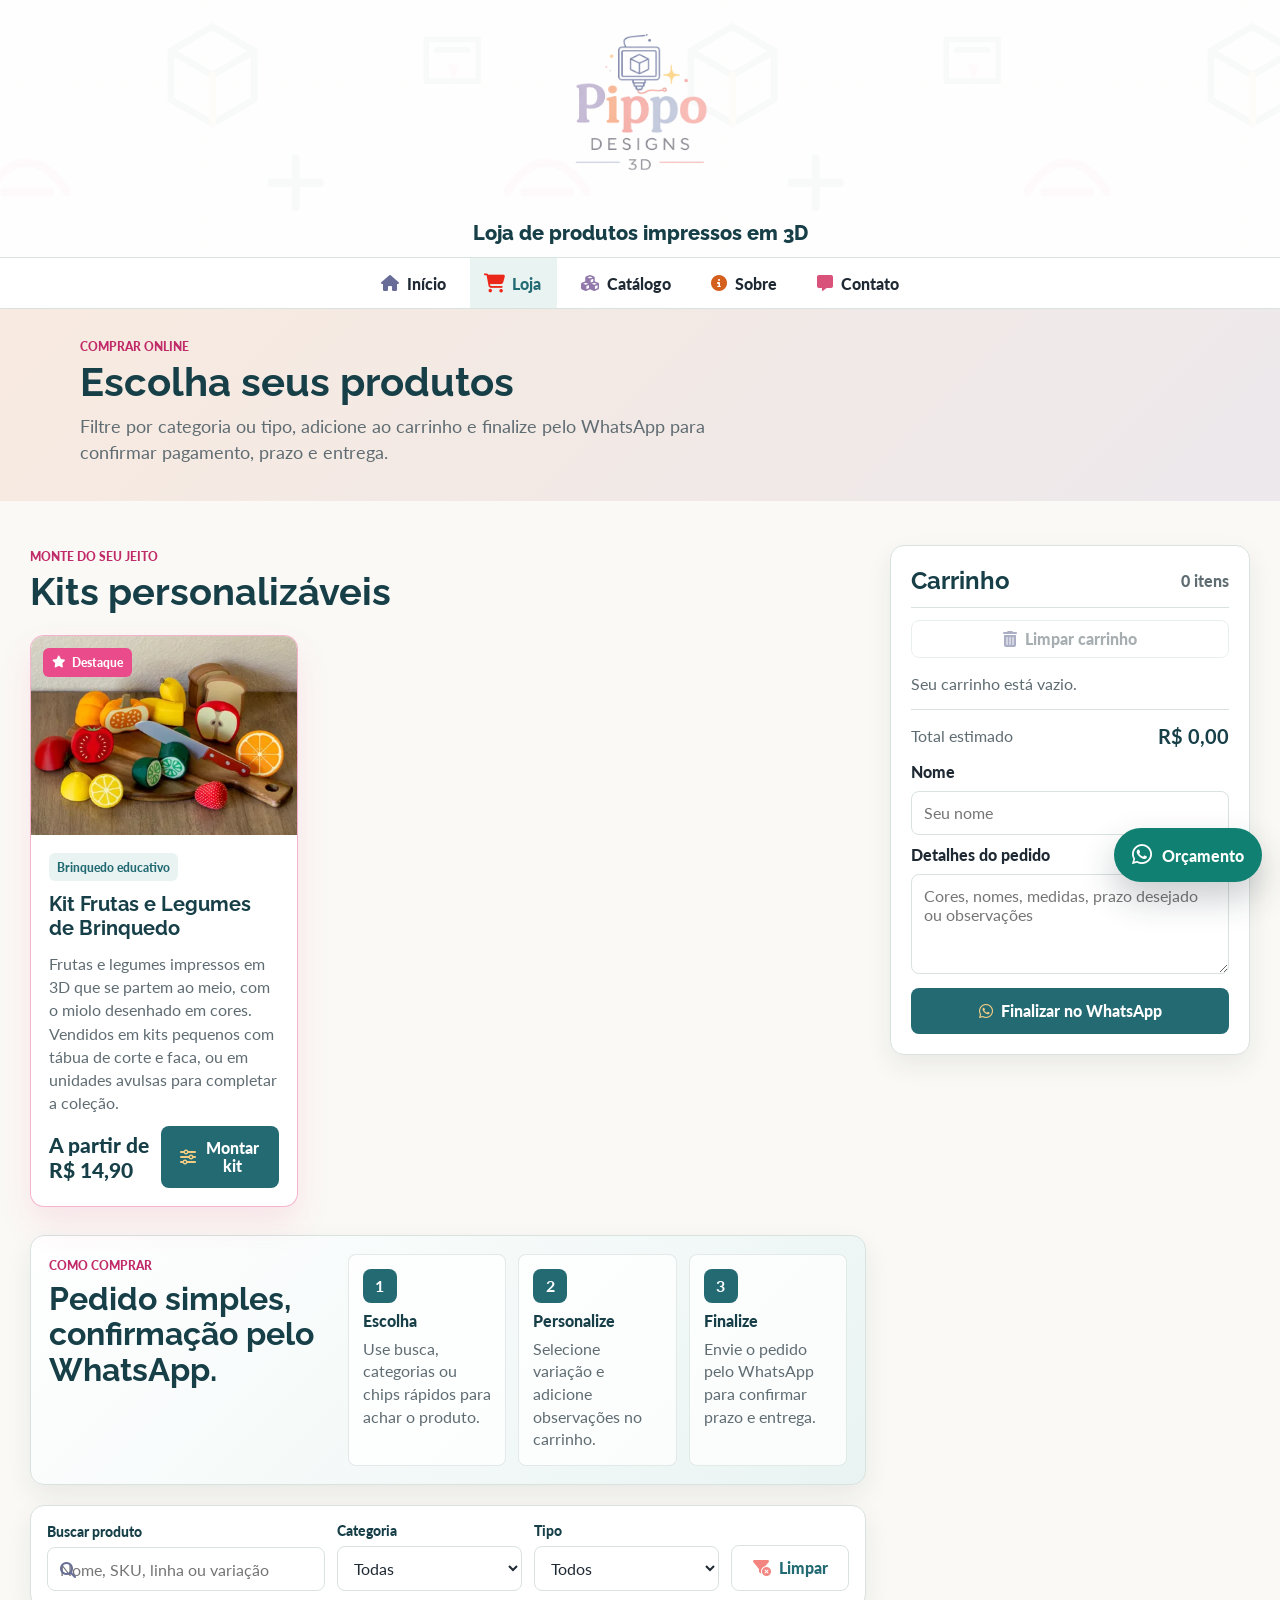
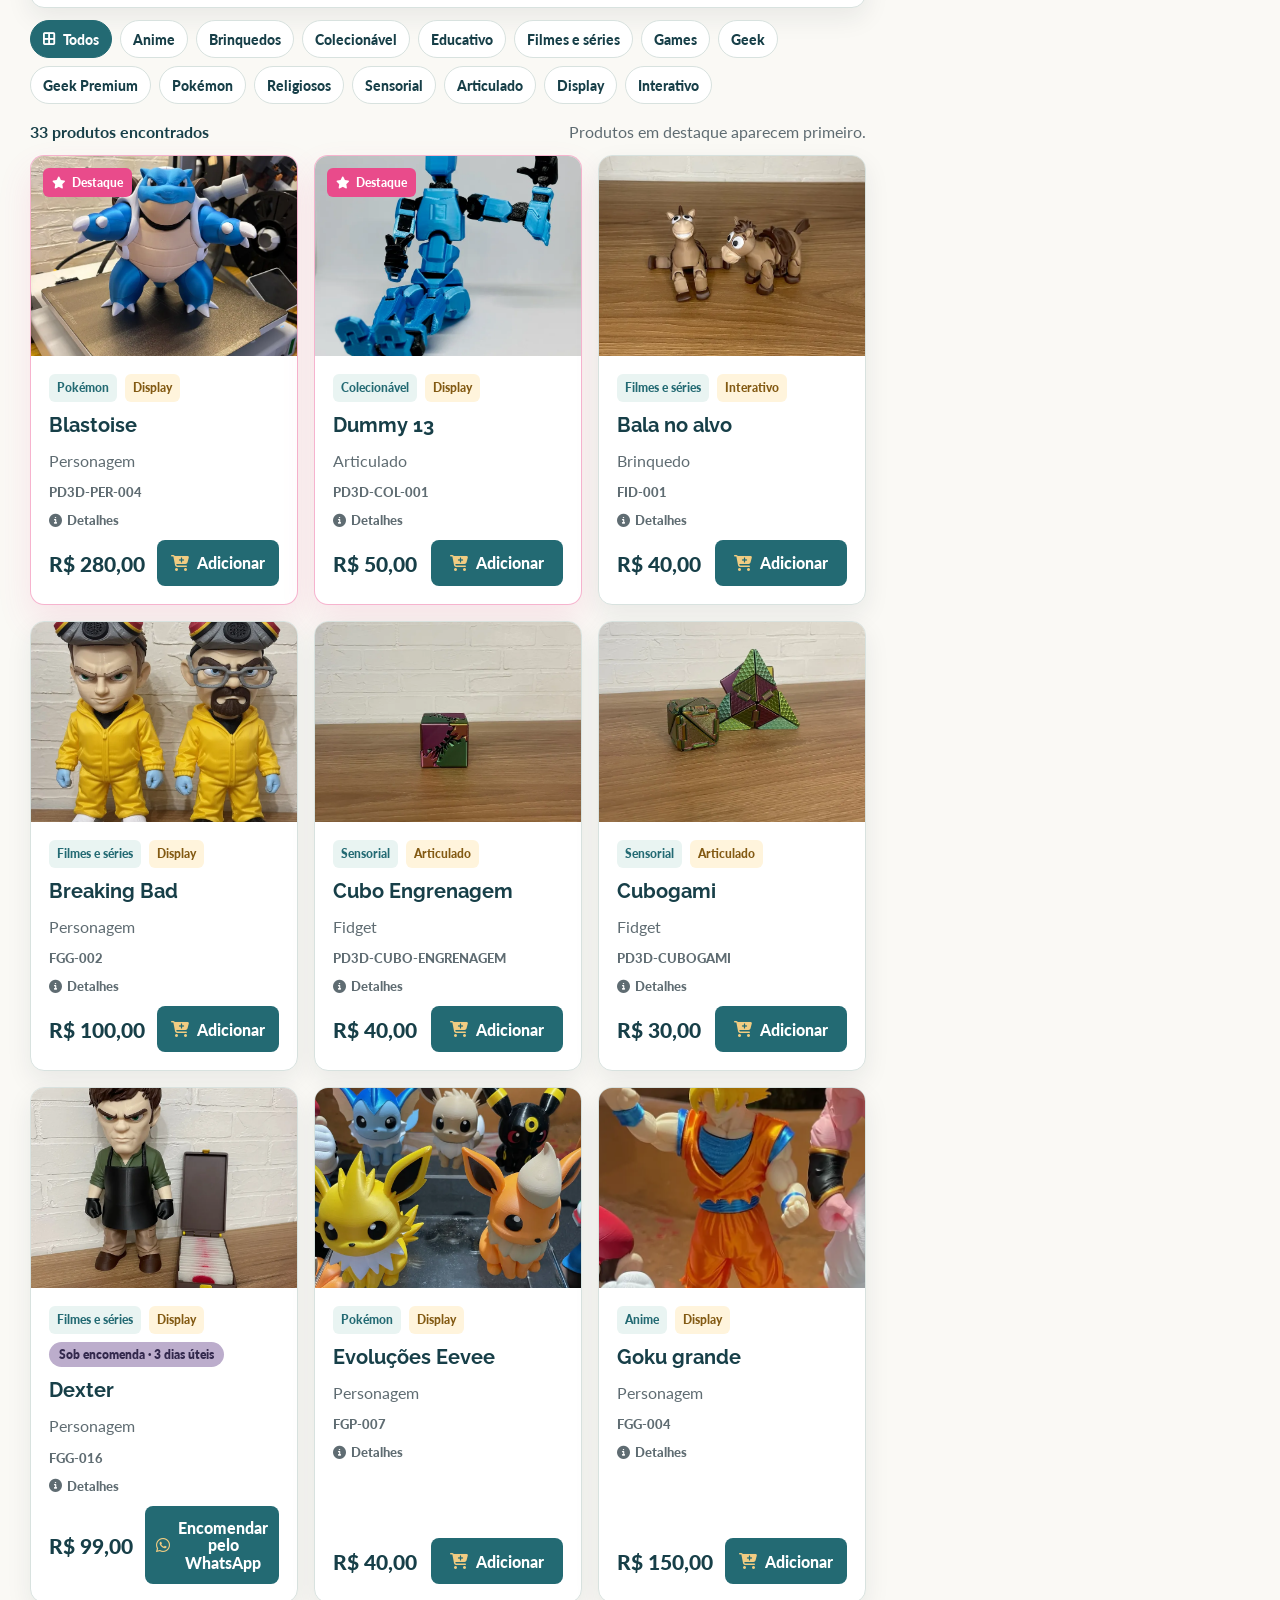
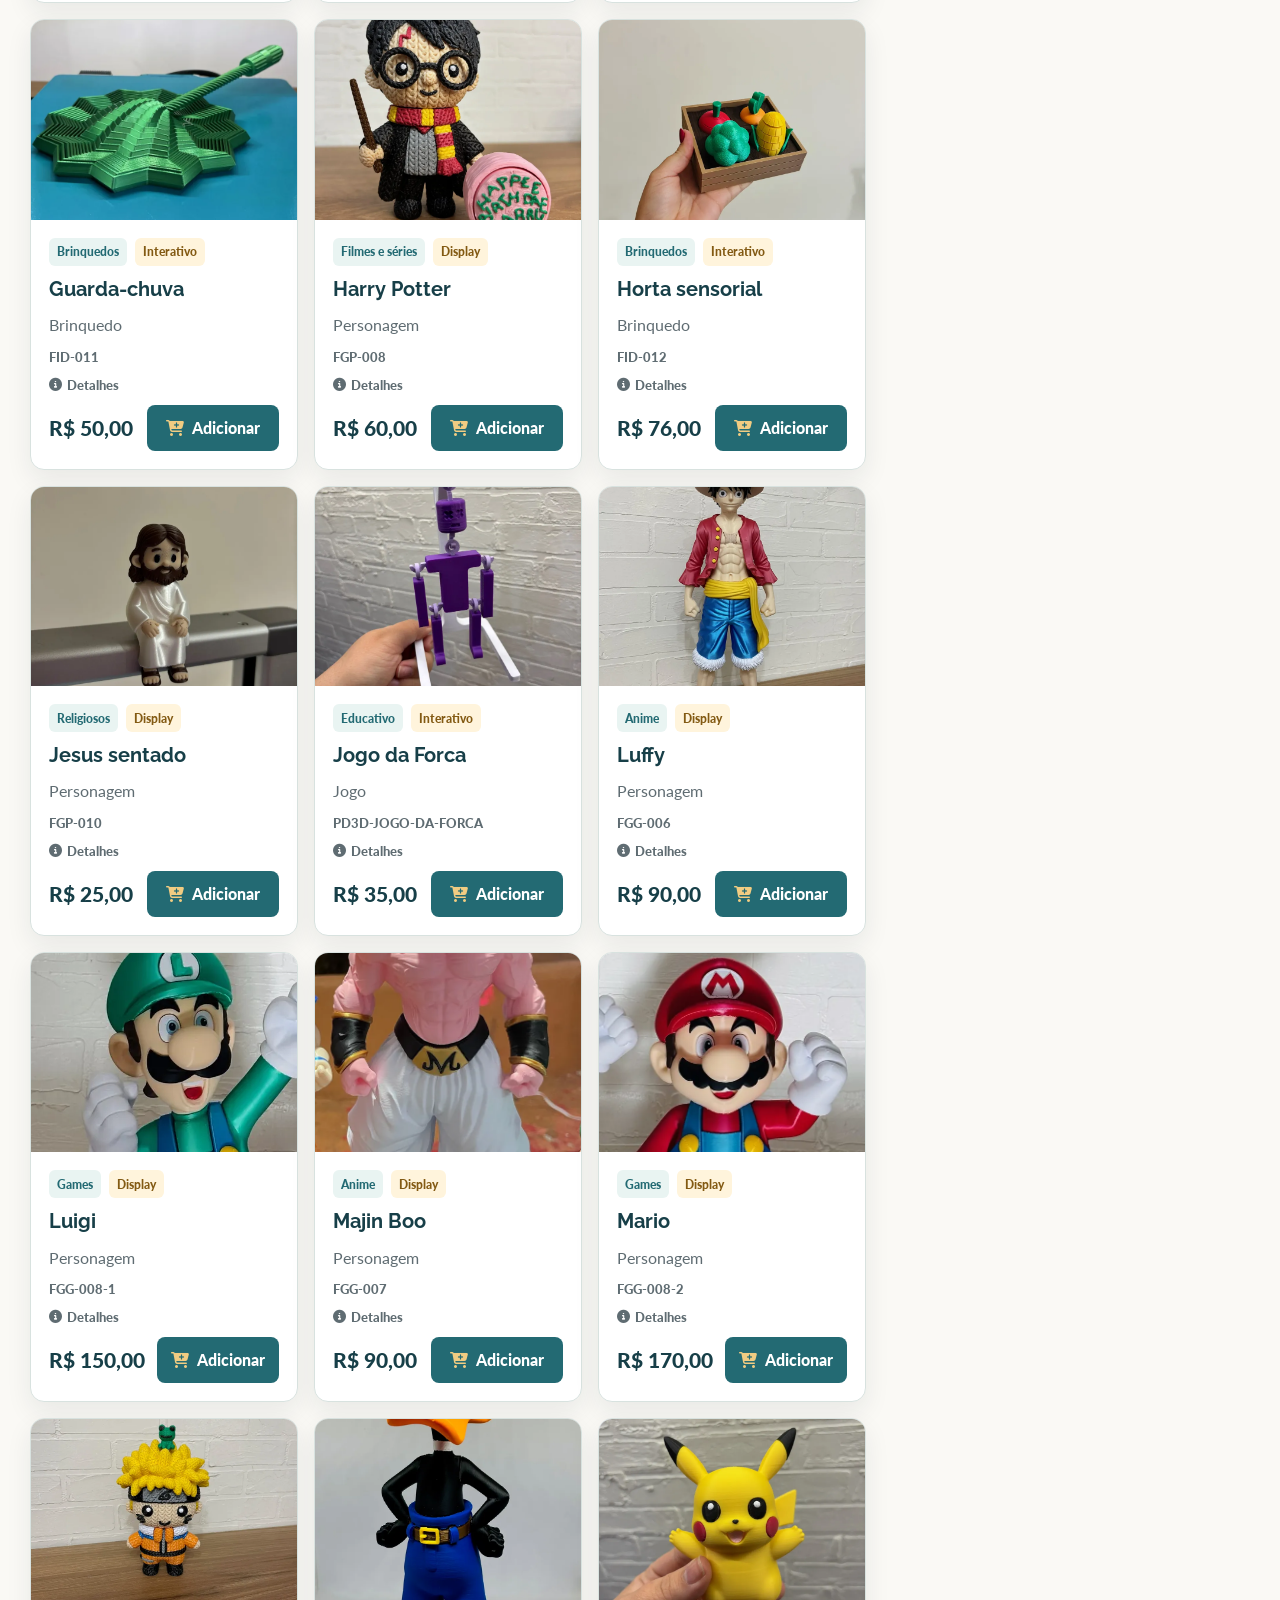
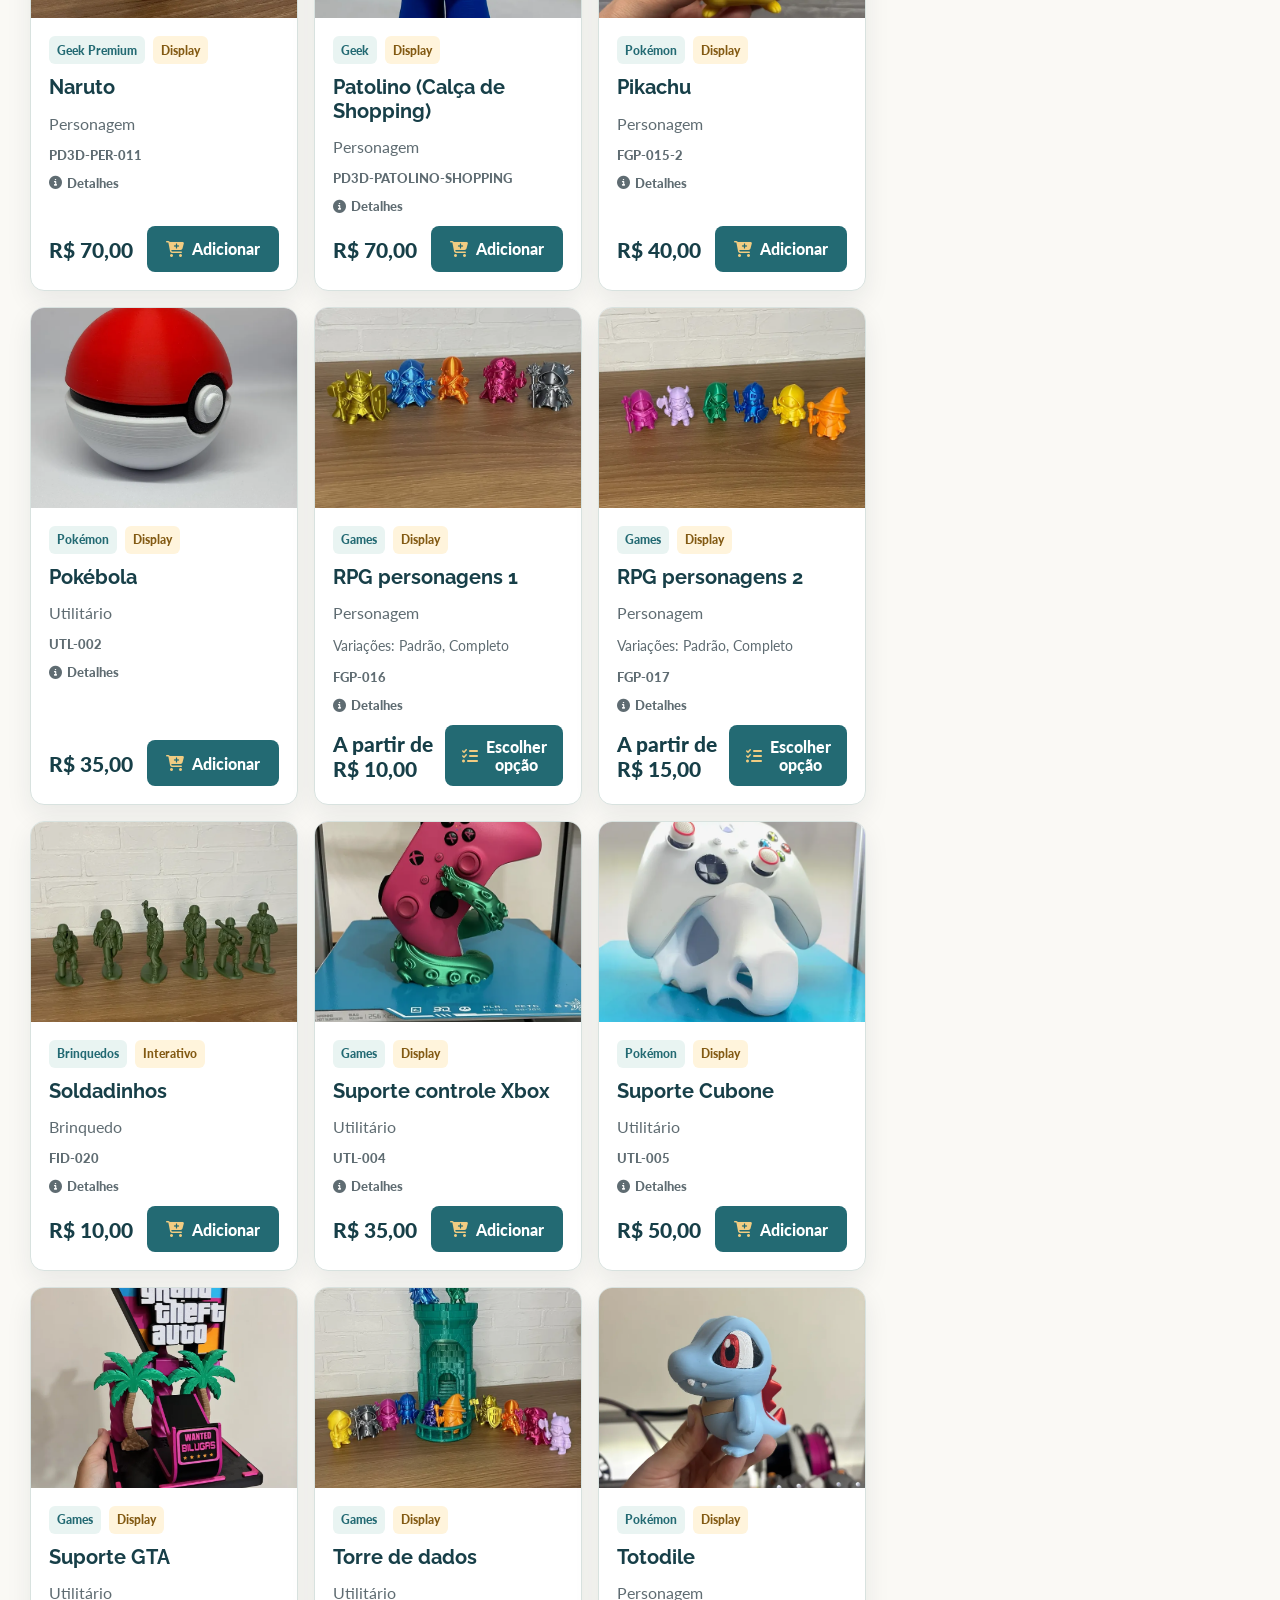
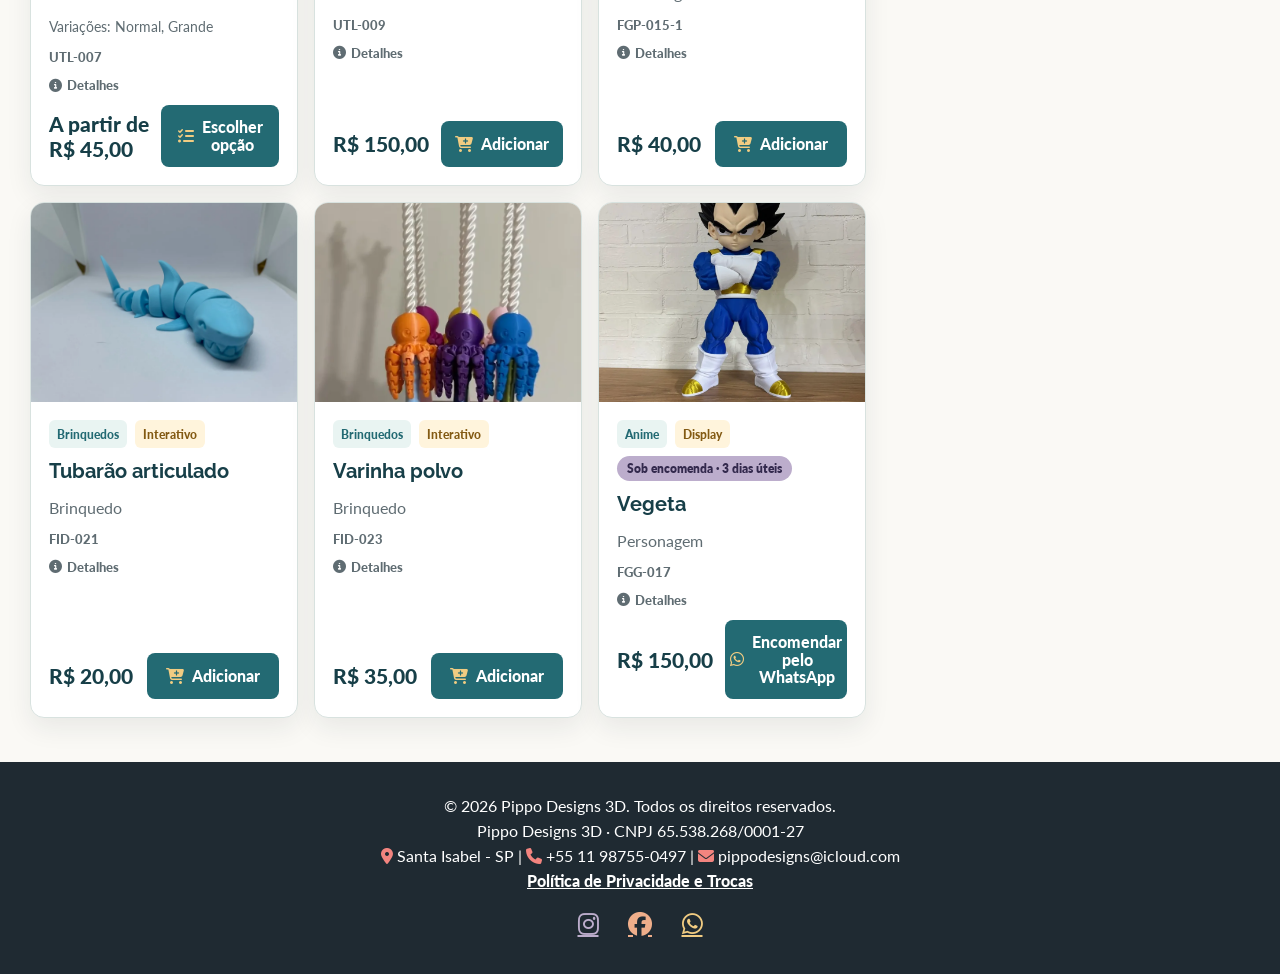
<file: loja.html>
﻿<!DOCTYPE html>
<html lang="pt-br">
<head>
    <meta charset="UTF-8">
    <meta name="viewport" content="width=device-width, initial-scale=1.0">
    <title>Loja - Pippo Designs 3D</title>
    <meta name="description" content="Compre produtos impressos em 3D da Pippo Designs 3D: itens geek, sensoriais, chaveiros, displays, kits e peças personalizadas.">
    <link rel="canonical" href="https://pippodesigns3d.com.br/loja.html">
    <meta property="og:type" content="website">
    <meta property="og:title" content="Loja - Pippo Designs 3D">
    <meta property="og:description" content="Catálogo de produtos 3D com carrinho e finalização pelo WhatsApp.">
    <meta property="og:url" content="https://pippodesigns3d.com.br/loja.html">
    <meta property="og:image" content="https://pippodesigns3d.com.br/src/img/og-image.jpg">
    <meta property="og:image:width" content="1200">
    <meta property="og:image:height" content="630">
    <meta property="og:image:alt" content="Logo da Pippo Designs 3D">
    <meta property="og:site_name" content="Pippo Designs 3D">
    <meta property="og:locale" content="pt_BR">
    <meta name="twitter:card" content="summary_large_image">
    <link rel="stylesheet" href="src/estilo-global.css">
    <link rel="stylesheet" href="src/estilo-loja.css">
    <link rel="stylesheet" href="src/estilo-projeto.css">
    <link rel="stylesheet" href="https://cdnjs.cloudflare.com/ajax/libs/font-awesome/6.7.2/css/all.min.css">
    <link href="https://fonts.googleapis.com/css2?family=Raleway:wght@700;800;900&family=Lato:wght@400;700;900&display=swap" rel="stylesheet">
    <link rel="icon" type="image/png" sizes="32x32" href="src/img/favicon-32x32.png">
    <link rel="icon" type="image/png" sizes="64x64" href="src/img/pippo-designs-3d-favicon.png">
    <link rel="apple-touch-icon" sizes="180x180" href="src/img/apple-touch-icon.png">
    <script src="src/products-data.js" defer></script>
    <script src="src/projetos-data.js" defer></script>
    <script src="src/scripts.js" defer></script>
</head>
<body>
    <a href="#main-content" class="skip-link">Ir para o conteúdo</a>
    <header class="site-header">
        <a class="logo" href="index.html" aria-label="Pippo Designs 3D">
            <img src="src/img/pippo-designs-3d-logo.png" alt="Logo da Pippo Designs 3D">
        </a>
        <p>Loja de produtos impressos em 3D</p>
    </header>

    <nav aria-label="Menu principal">
        <button class="menu-icon" type="button" aria-label="Abrir menu" aria-expanded="false">
            <i class="fa-solid fa-bars"></i>
        </button>
        <ul class="menu">
            <li><a href="index.html"><i class="fa-solid fa-house"></i> Início</a></li>
            <li><a class="active" href="loja.html"><i class="fa-solid fa-cart-shopping"></i> Loja</a></li>
            <li><a href="produtos.html"><i class="fa-solid fa-cubes"></i> Catálogo</a></li>
            <li><a href="sobre.html"><i class="fa-solid fa-circle-info"></i> Sobre</a></li>
            <li><a href="contato.html"><i class="fa-solid fa-message"></i> Contato</a></li>
        </ul>
    </nav>

    <main id="main-content">
        <div class="secao secao--topo">
            <div class="conteudo topo-pagina">
                <span class="eyebrow">Comprar online</span>
                <h1>Escolha seus produtos</h1>
                <p>Filtre por categoria ou tipo, adicione ao carrinho e finalize pelo WhatsApp para confirmar pagamento, prazo e entrega.</p>
            </div>
        </div>

        <div class="secao">
        <div class="shop-layout">
        <section class="shop-products">
            <section class="shop-kits" aria-labelledby="shop-kits-title">
                <div class="secao-titulo">
                    <span class="eyebrow">Monte do seu jeito</span>
                    <h2 id="shop-kits-title">Kits personalizáveis</h2>
                </div>
                <div class="product-grid" data-projects-grid aria-live="polite">
                    <article class="shop-card product-loading">
                        <div class="product-symbol"><i class="fa-solid fa-spinner"></i></div>
                        <h2>Carregando kits</h2>
                        <p>Buscando os kits do arquivo projetos.json.</p>
                    </article>
                </div>
            </section>

            <section class="how-buy" aria-labelledby="how-buy-title">
                <div>
                    <span class="eyebrow">Como comprar</span>
                    <h2 id="how-buy-title">Pedido simples, confirmação pelo WhatsApp.</h2>
                </div>
                <div class="how-buy-steps">
                    <article>
                        <strong>1</strong>
                        <span>Escolha</span>
                        <p>Use busca, categorias ou chips rápidos para achar o produto.</p>
                    </article>
                    <article>
                        <strong>2</strong>
                        <span>Personalize</span>
                        <p>Selecione variação e adicione observações no carrinho.</p>
                    </article>
                    <article>
                        <strong>3</strong>
                        <span>Finalize</span>
                        <p>Envie o pedido pelo WhatsApp para confirmar prazo e entrega.</p>
                    </article>
                </div>
            </section>

            <section class="shop-toolbar" aria-label="Filtros da loja">
                <div class="filter-field search-field">
                    <label for="searchFilter">Buscar produto</label>
                    <input id="searchFilter" type="search" placeholder="Nome, SKU, linha ou variação" data-filter-search>
                </div>

                <div class="filter-field">
                    <label for="categoryFilter">Categoria</label>
                    <select id="categoryFilter" data-filter-category>
                        <option value="">Todas</option>
                    </select>
                </div>

                <div class="filter-field">
                    <label for="typeFilter">Tipo</label>
                    <select id="typeFilter" data-filter-type>
                        <option value="">Todos</option>
                    </select>
                </div>

                <button class="btn secondary clear-filters" type="button" data-clear-filters>
                    <i class="fa-solid fa-filter-circle-xmark"></i>
                    Limpar
                </button>
            </section>

            <div class="filter-chips" data-filter-chips aria-label="Filtros rápidos"></div>

            <div class="shop-summary" aria-live="polite">
                <strong data-products-count>Carregando produtos...</strong>
                <span>Produtos em destaque aparecem primeiro.</span>
            </div>

            <div class="product-grid" data-products-grid aria-live="polite">
                <article class="shop-card product-loading">
                    <div class="product-symbol"><i class="fa-solid fa-spinner"></i></div>
                    <h2>Carregando catálogo</h2>
                    <p>Buscando os produtos do arquivo products.json.</p>
                </article>
            </div>
        </section>

        <aside class="cart-panel" id="cart-panel" aria-label="Carrinho de compras">
            <div class="cart-title">
                <h2>Carrinho</h2>
                <span data-cart-count>0 itens</span>
            </div>
            <button class="cart-clear" type="button" data-clear-cart>
                <i class="fa-solid fa-trash-can"></i>
                Limpar carrinho
            </button>
            <div class="cart-items" data-cart-items>
                <p class="empty-cart">Seu carrinho está vazio.</p>
            </div>
            <div class="cart-total">
                <span>Total estimado</span>
                <strong data-cart-total>R$ 0,00</strong>
            </div>
            <form class="checkout-form" data-checkout-form>
                <label for="customerName">Nome</label>
                <input id="customerName" name="customerName" type="text" placeholder="Seu nome" required>

                <label for="customerDetails">Detalhes do pedido</label>
                <textarea id="customerDetails" name="customerDetails" rows="4" placeholder="Cores, nomes, medidas, prazo desejado ou observações"></textarea>

                <button class="btn primary checkout-button" type="submit"><i class="fa-brands fa-whatsapp"></i> Finalizar no WhatsApp</button>
            </form>
        </aside>
        </div>
        </div>
    </main>

    <a class="mobile-cart-shortcut" href="#cart-panel" data-cart-shortcut hidden>
        <i class="fa-solid fa-cart-shopping"></i>
        <span data-cart-shortcut-count>0 itens</span>
        <strong data-cart-shortcut-total>R$ 0,00</strong>
    </a>

    <a class="whatsapp-float" href="https://wa.me/5511987550497?text=Ol%C3%A1%2C%20Pippo%20Designs%203D!%20Quero%20fazer%20um%20or%C3%A7amento." target="_blank" rel="noreferrer" aria-label="Falar com a Pippo Designs 3D no WhatsApp">
        <i class="fa-brands fa-whatsapp"></i>
        <span>Orçamento</span>
    </a>

    <footer>
        <p>&copy; 2026 Pippo Designs 3D. Todos os direitos reservados.</p>
        <p>Pippo Designs 3D · CNPJ 65.538.268/0001-27</p>
        <p><i class="fa-solid fa-location-dot"></i> Santa Isabel - SP | <i class="fa-solid fa-phone"></i> +55 11 98755-0497 | <i class="fa-solid fa-envelope"></i> pippodesigns@icloud.com</p>
        <p class="footer-links"><a href="politica.html">Política de Privacidade e Trocas</a></p>
        <div class="redes-sociais">
            <a href="https://www.instagram.com/pippodesings3d/" target="_blank" rel="noreferrer" aria-label="Instagram"><i class="fab fa-instagram"></i></a>
            <a href="https://web.facebook.com/pippoarg/?_rdc=1&_rdr#" target="_blank" rel="noreferrer" aria-label="Facebook"><i class="fab fa-facebook"></i></a>
            <a href="https://wa.me/5511987550497" target="_blank" rel="noreferrer" aria-label="WhatsApp"><i class="fab fa-whatsapp"></i></a>
        </div>
    </footer>
</body>
</html>
</file>
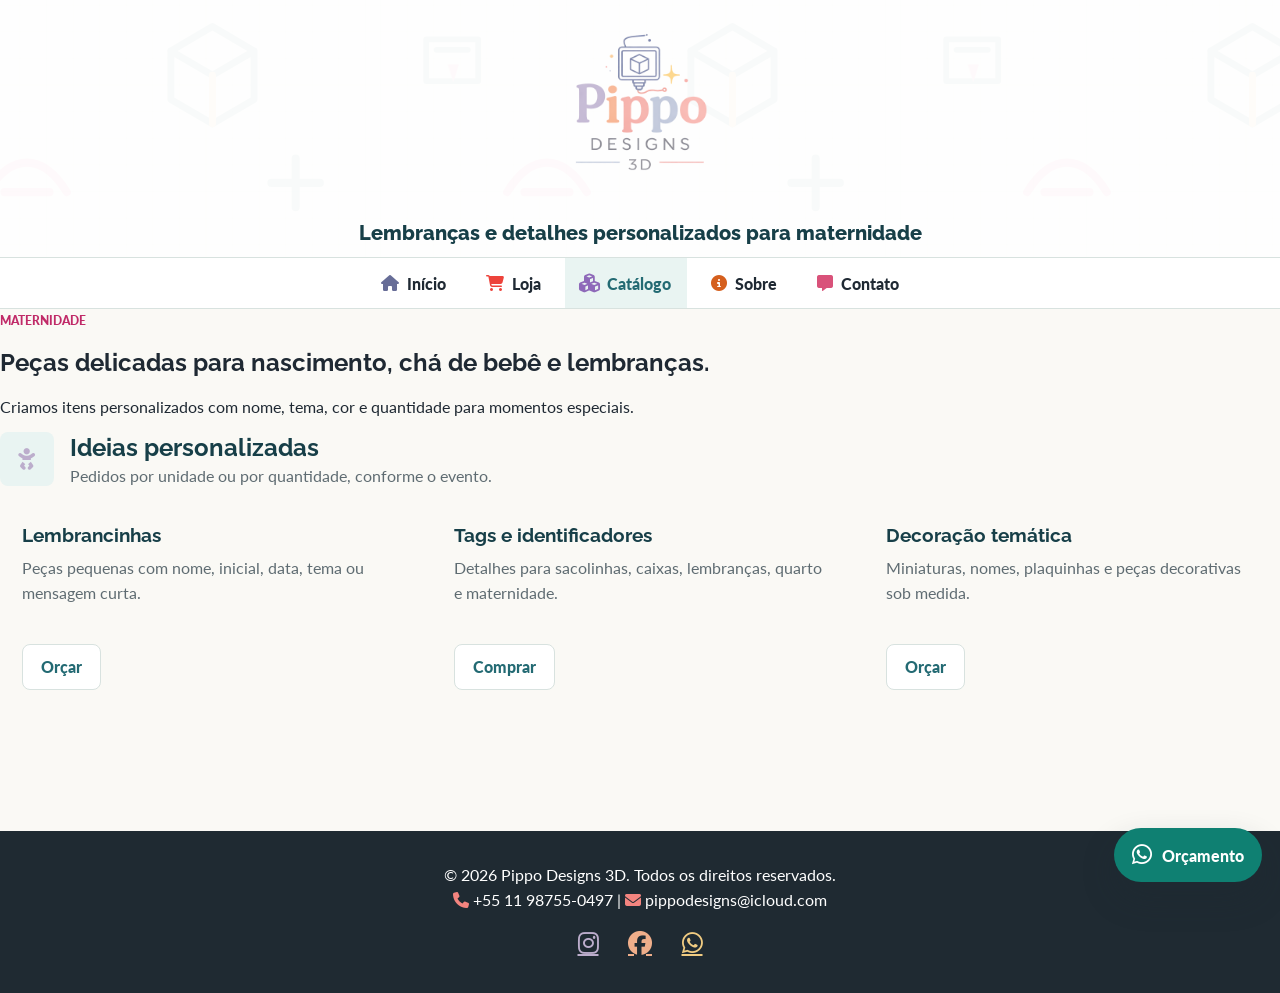
<file: maternidade-incrivel.html>
﻿<!DOCTYPE html>
<html lang="pt-br">
<head>
    <meta charset="UTF-8">
    <meta name="viewport" content="width=device-width, initial-scale=1.0">
    <title>Maternidade - Pippo Designs 3D</title>
    <link rel="stylesheet" href="src/estilo-global.css">
    <link rel="stylesheet" href="src/estilo-produtos.css">
    <link rel="stylesheet" href="https://cdnjs.cloudflare.com/ajax/libs/font-awesome/6.7.2/css/all.min.css">
    <link href="https://fonts.googleapis.com/css2?family=Raleway:wght@700;800;900&family=Lato:wght@400;700;900&display=swap" rel="stylesheet">
    <link rel="icon" type="image/png" href="src/img/pippo-designs-3d-favicon.png">
    <script src="src/scripts.js" defer></script>
</head>
<body>
    <header class="site-header">
        <a class="logo" href="index.html" aria-label="Pippo Designs 3D">
            <img src="src/img/pippo-designs-3d-logo.png" alt="Logo da Pippo Designs 3D">
        </a>
        <p>Lembranças e detalhes personalizados para maternidade</p>
    </header>

    <nav>
        <button class="menu-icon" type="button" aria-label="Abrir menu" aria-expanded="false">
            <i class="fa-solid fa-bars"></i>
        </button>
        <ul class="menu">
            <li><a href="index.html"><i class="fa-solid fa-house"></i> Início</a></li>
            <li><a href="loja.html"><i class="fa-solid fa-cart-shopping"></i> Loja</a></li>
            <li><a class="active" href="produtos.html"><i class="fa-solid fa-cubes"></i> Catálogo</a></li>
            <li><a href="sobre.html"><i class="fa-solid fa-circle-info"></i> Sobre</a></li>
            <li><a href="contato.html"><i class="fa-solid fa-message"></i> Contato</a></li>
        </ul>
    </nav>

    <main class="catalog-page">
        <section class="page-heading">
            <span class="eyebrow">Maternidade</span>
            <h1>Peças delicadas para nascimento, chá de bebê e lembranças.</h1>
            <p>Criamos itens personalizados com nome, tema, cor e quantidade para momentos especiais.</p>
        </section>

        <section class="catalog-section">
            <div class="category-heading">
                <i class="fa-solid fa-baby"></i>
                <div>
                    <h2>Ideias personalizadas</h2>
                    <p>Pedidos por unidade ou por quantidade, conforme o evento.</p>
                </div>
            </div>
            <div class="catalog-grid">
                <article class="catalog-card">
                    <h3>Lembrancinhas</h3>
                    <p>Peças pequenas com nome, inicial, data, tema ou mensagem curta.</p>
                    <a class="btn secondary" href="contato.html">Orçar</a>
                </article>
                <article class="catalog-card">
                    <h3>Tags e identificadores</h3>
                    <p>Detalhes para sacolinhas, caixas, lembranças, quarto e maternidade.</p>
                    <a class="btn secondary" href="loja.html">Comprar</a>
                </article>
                <article class="catalog-card">
                    <h3>Decoração temática</h3>
                    <p>Miniaturas, nomes, plaquinhas e peças decorativas sob medida.</p>
                    <a class="btn secondary" href="contato.html">Orçar</a>
                </article>
            </div>
        </section>
    </main>

    <a class="whatsapp-float" href="https://wa.me/5511987550497?text=Ol%C3%A1%2C%20Pippo%20Designs%203D!%20Quero%20fazer%20um%20or%C3%A7amento." target="_blank" rel="noreferrer" aria-label="Falar com a Pippo Designs 3D no WhatsApp">
        <i class="fa-brands fa-whatsapp"></i>
        <span>Orçamento</span>
    </a>

    <footer>
        <p>&copy; 2026 Pippo Designs 3D. Todos os direitos reservados.</p>
        <p><i class="fa-solid fa-phone"></i> +55 11 98755-0497 | <i class="fa-solid fa-envelope"></i> pippodesigns@icloud.com</p>
        <div class="redes-sociais">
            <a href="https://www.instagram.com/pippodesings3d/" target="_blank" rel="noreferrer" aria-label="Instagram"><i class="fab fa-instagram"></i></a>
            <a href="https://web.facebook.com/pippoarg/?_rdc=1&_rdr#" target="_blank" rel="noreferrer" aria-label="Facebook"><i class="fab fa-facebook"></i></a>
            <a href="https://wa.me/5511987550497" target="_blank" rel="noreferrer" aria-label="WhatsApp"><i class="fab fa-whatsapp"></i></a>
        </div>
    </footer>
</body>
</html>
</file>
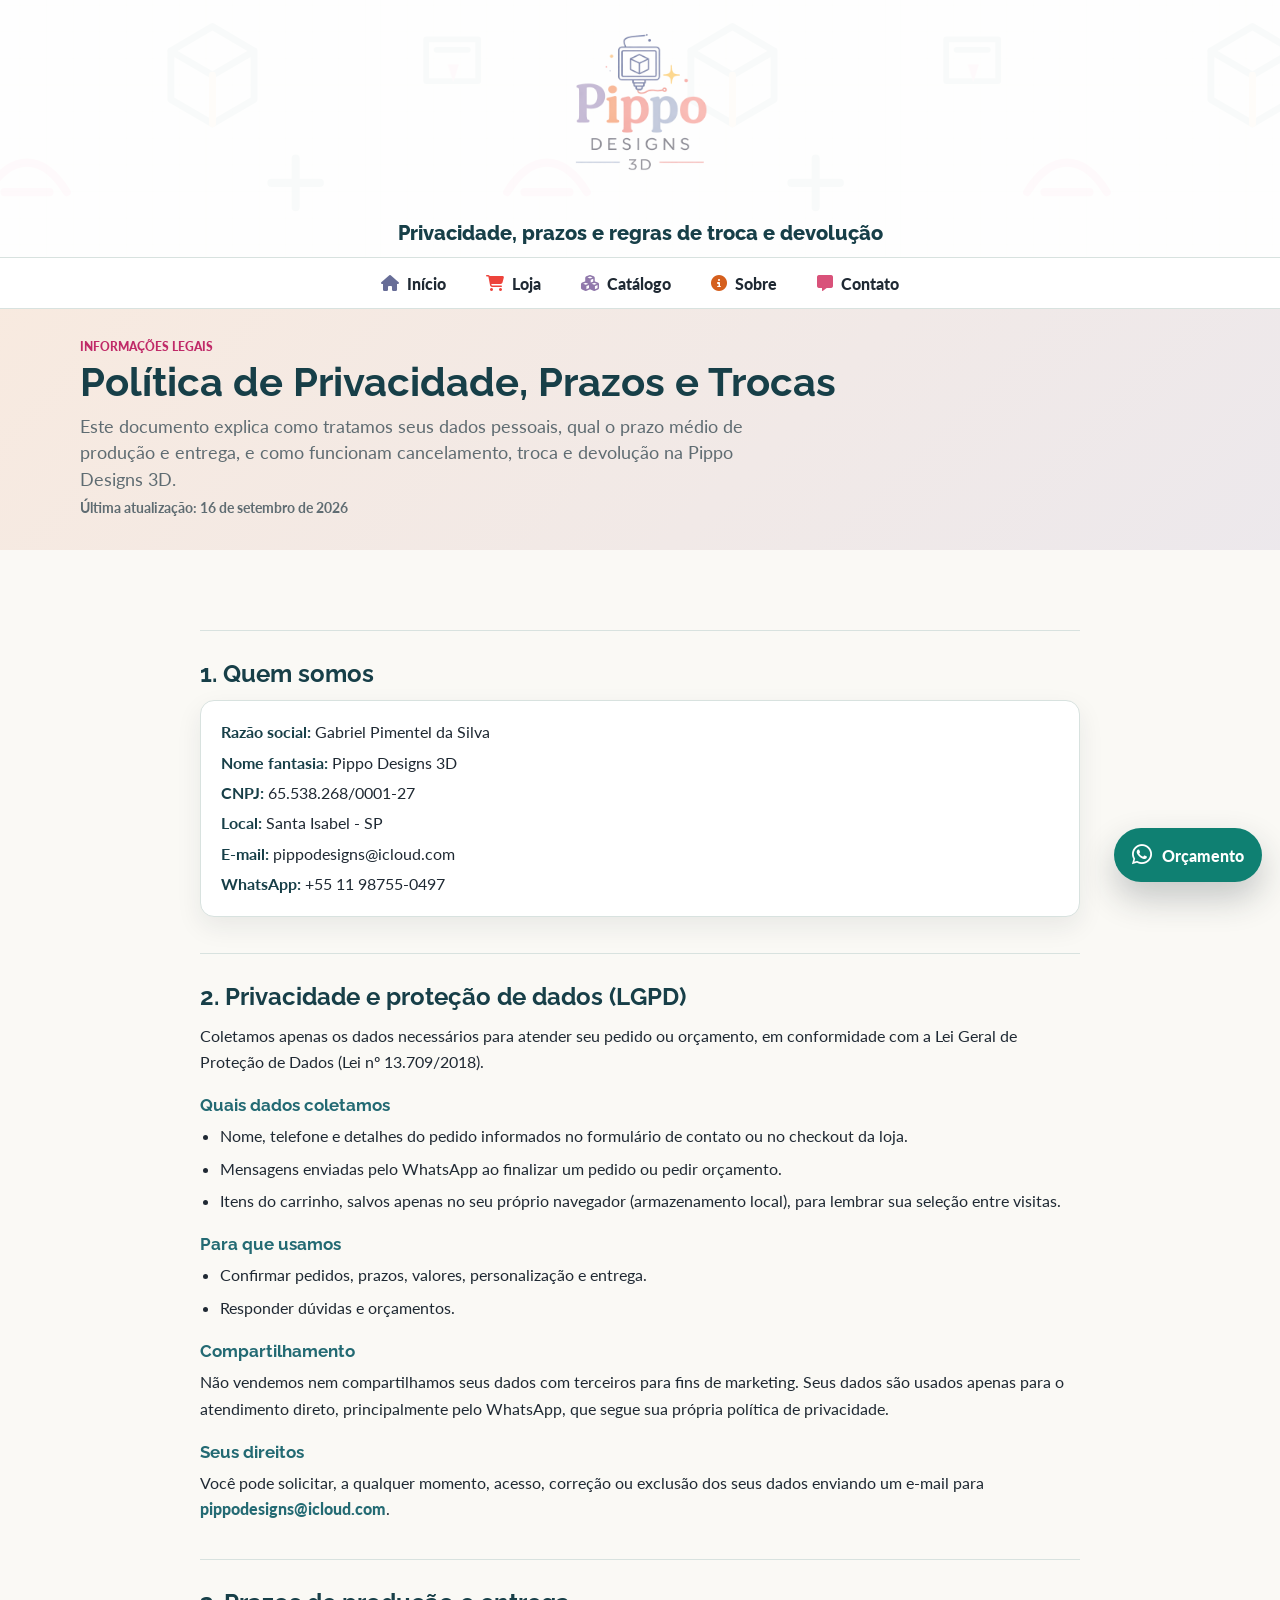
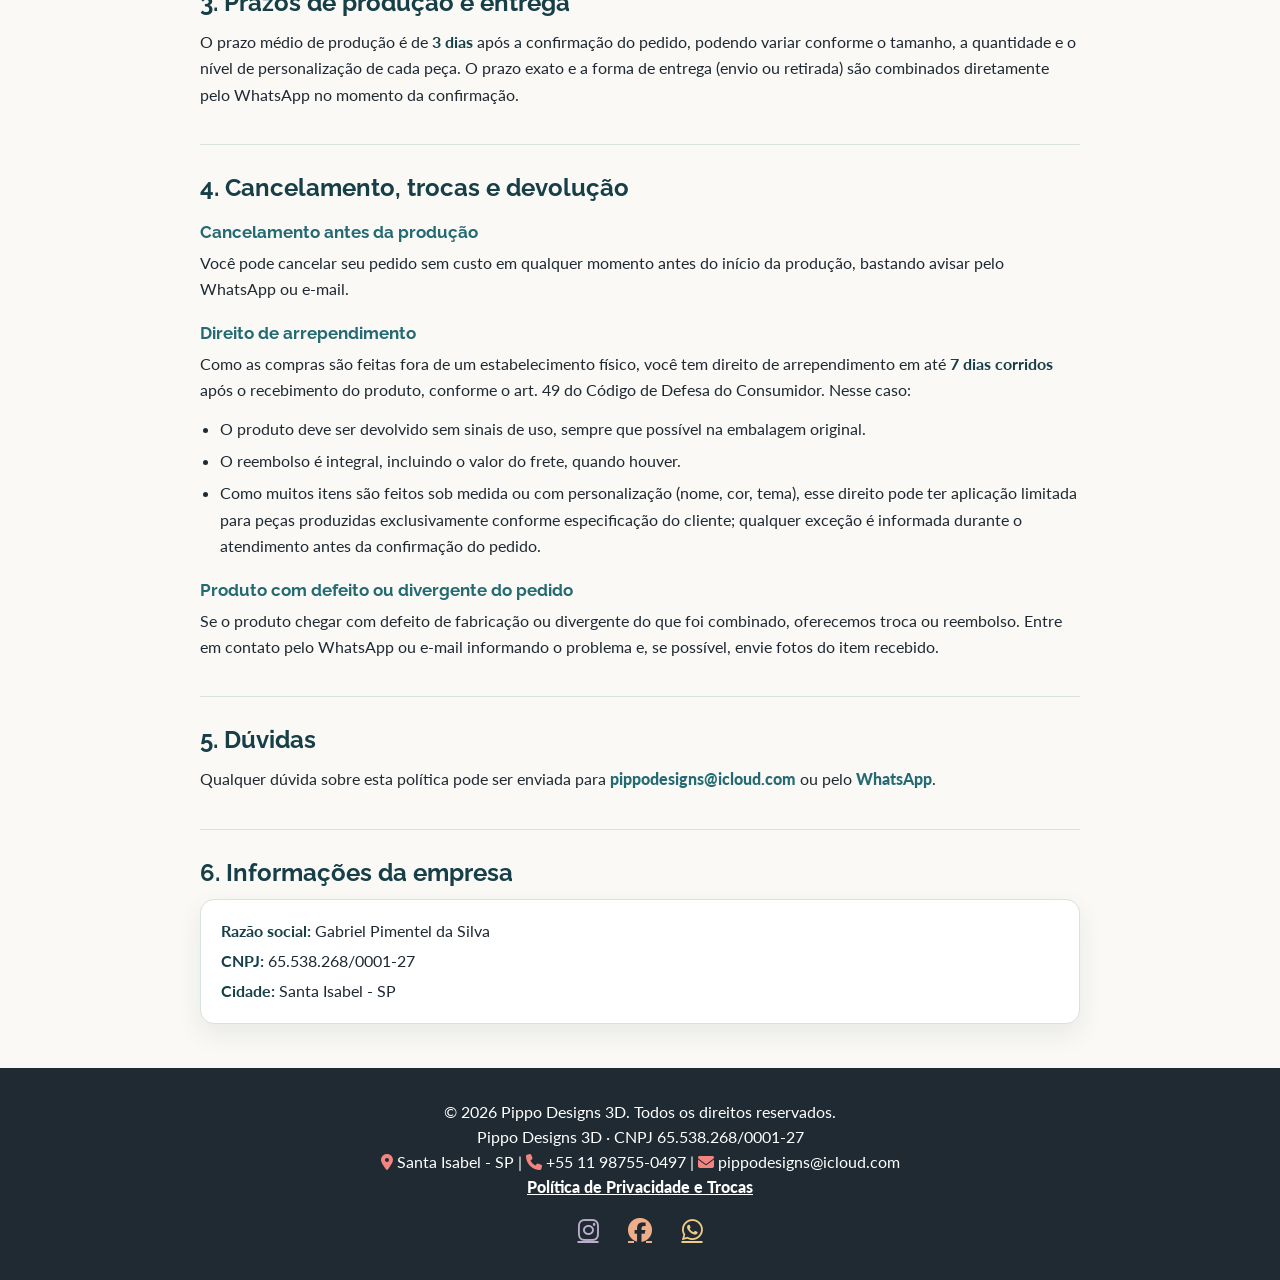
<file: politica.html>
<!DOCTYPE html>
<html lang="pt-br">
<head>
    <meta charset="UTF-8">
    <meta name="viewport" content="width=device-width, initial-scale=1.0">
    <title>Política de Privacidade e Trocas - Pippo Designs 3D</title>
    <meta name="description" content="Política de privacidade, prazos de produção e entrega, cancelamento, trocas e devolução da Pippo Designs 3D.">
    <link rel="canonical" href="https://pippodesigns3d.com.br/politica.html">
    <meta property="og:type" content="website">
    <meta property="og:title" content="Política de Privacidade e Trocas - Pippo Designs 3D">
    <meta property="og:description" content="Como tratamos seus dados, prazos de produção e regras de cancelamento, troca e devolução.">
    <meta property="og:url" content="https://pippodesigns3d.com.br/politica.html">
    <meta property="og:image" content="https://pippodesigns3d.com.br/src/img/og-image.jpg">
    <meta property="og:image:width" content="1200">
    <meta property="og:image:height" content="630">
    <meta property="og:image:alt" content="Logo da Pippo Designs 3D">
    <meta property="og:site_name" content="Pippo Designs 3D">
    <meta property="og:locale" content="pt_BR">
    <meta name="twitter:card" content="summary_large_image">
    <meta name="robots" content="noindex, follow">
    <link rel="stylesheet" href="src/estilo-global.css">
    <link rel="stylesheet" href="src/estilo-politica.css">
    <link rel="stylesheet" href="https://cdnjs.cloudflare.com/ajax/libs/font-awesome/6.7.2/css/all.min.css">
    <link href="https://fonts.googleapis.com/css2?family=Raleway:wght@700;800;900&family=Lato:wght@400;700;900&display=swap" rel="stylesheet">
    <link rel="icon" type="image/png" sizes="32x32" href="src/img/favicon-32x32.png">
    <link rel="icon" type="image/png" sizes="64x64" href="src/img/pippo-designs-3d-favicon.png">
    <link rel="apple-touch-icon" sizes="180x180" href="src/img/apple-touch-icon.png">
    <script src="src/scripts.js" defer></script>
</head>
<body>
    <a href="#main-content" class="skip-link">Ir para o conteúdo</a>
    <header class="site-header">
        <a class="logo" href="index.html" aria-label="Pippo Designs 3D">
            <img src="src/img/pippo-designs-3d-logo.png" alt="Logo da Pippo Designs 3D">
        </a>
        <p>Privacidade, prazos e regras de troca e devolução</p>
    </header>

    <nav aria-label="Menu principal">
        <button class="menu-icon" type="button" aria-label="Abrir menu" aria-expanded="false">
            <i class="fa-solid fa-bars"></i>
        </button>
        <ul class="menu">
            <li><a href="index.html"><i class="fa-solid fa-house"></i> Início</a></li>
            <li><a href="loja.html"><i class="fa-solid fa-cart-shopping"></i> Loja</a></li>
            <li><a href="produtos.html"><i class="fa-solid fa-cubes"></i> Catálogo</a></li>
            <li><a href="sobre.html"><i class="fa-solid fa-circle-info"></i> Sobre</a></li>
            <li><a href="contato.html"><i class="fa-solid fa-message"></i> Contato</a></li>
        </ul>
    </nav>

    <main id="main-content">
        <div class="secao secao--topo">
        <section class="conteudo topo-pagina policy-hero">
            <span class="eyebrow">Informações legais</span>
            <h1>Política de Privacidade, Prazos e Trocas</h1>
            <p>Este documento explica como tratamos seus dados pessoais, qual o prazo médio de produção e entrega, e como funcionam cancelamento, troca e devolução na Pippo Designs 3D.</p>
            <span class="policy-updated">Última atualização: 16 de setembro de 2026</span>
        </section>
        </div>

        <div class="secao">
        <div class="conteudo conteudo--leitura policy-page">

        <section class="policy-section" aria-labelledby="quem-somos">
            <h2 id="quem-somos">1. Quem somos</h2>
            <div class="policy-facts card card--estatico">
                <p><strong>Razão social:</strong> Gabriel Pimentel da Silva</p>
                <p><strong>Nome fantasia:</strong> Pippo Designs 3D</p>
                <p><strong>CNPJ:</strong> 65.538.268/0001-27</p>
                <p><strong>Local:</strong> Santa Isabel - SP</p>
                <p><strong>E-mail:</strong> pippodesigns@icloud.com</p>
                <p><strong>WhatsApp:</strong> +55 11 98755-0497</p>
            </div>
        </section>

        <section class="policy-section" aria-labelledby="privacidade">
            <h2 id="privacidade">2. Privacidade e proteção de dados (LGPD)</h2>
            <p>Coletamos apenas os dados necessários para atender seu pedido ou orçamento, em conformidade com a Lei Geral de Proteção de Dados (Lei nº 13.709/2018).</p>

            <h3>Quais dados coletamos</h3>
            <ul>
                <li>Nome, telefone e detalhes do pedido informados no formulário de contato ou no checkout da loja.</li>
                <li>Mensagens enviadas pelo WhatsApp ao finalizar um pedido ou pedir orçamento.</li>
                <li>Itens do carrinho, salvos apenas no seu próprio navegador (armazenamento local), para lembrar sua seleção entre visitas.</li>
            </ul>

            <h3>Para que usamos</h3>
            <ul>
                <li>Confirmar pedidos, prazos, valores, personalização e entrega.</li>
                <li>Responder dúvidas e orçamentos.</li>
            </ul>

            <h3>Compartilhamento</h3>
            <p>Não vendemos nem compartilhamos seus dados com terceiros para fins de marketing. Seus dados são usados apenas para o atendimento direto, principalmente pelo WhatsApp, que segue sua própria política de privacidade.</p>

            <h3>Seus direitos</h3>
            <p>Você pode solicitar, a qualquer momento, acesso, correção ou exclusão dos seus dados enviando um e-mail para <a class="text-link" href="mailto:pippodesigns@icloud.com">pippodesigns@icloud.com</a>.</p>
        </section>

        <section class="policy-section" aria-labelledby="prazos">
            <h2 id="prazos">3. Prazos de produção e entrega</h2>
            <p>O prazo médio de produção é de <strong>3 dias</strong> após a confirmação do pedido, podendo variar conforme o tamanho, a quantidade e o nível de personalização de cada peça. O prazo exato e a forma de entrega (envio ou retirada) são combinados diretamente pelo WhatsApp no momento da confirmação.</p>
        </section>

        <section class="policy-section" aria-labelledby="trocas">
            <h2 id="trocas">4. Cancelamento, trocas e devolução</h2>

            <h3>Cancelamento antes da produção</h3>
            <p>Você pode cancelar seu pedido sem custo em qualquer momento antes do início da produção, bastando avisar pelo WhatsApp ou e-mail.</p>

            <h3>Direito de arrependimento</h3>
            <p>Como as compras são feitas fora de um estabelecimento físico, você tem direito de arrependimento em até <strong>7 dias corridos</strong> após o recebimento do produto, conforme o art. 49 do Código de Defesa do Consumidor. Nesse caso:</p>
            <ul>
                <li>O produto deve ser devolvido sem sinais de uso, sempre que possível na embalagem original.</li>
                <li>O reembolso é integral, incluindo o valor do frete, quando houver.</li>
                <li>Como muitos itens são feitos sob medida ou com personalização (nome, cor, tema), esse direito pode ter aplicação limitada para peças produzidas exclusivamente conforme especificação do cliente; qualquer exceção é informada durante o atendimento antes da confirmação do pedido.</li>
            </ul>

            <h3>Produto com defeito ou divergente do pedido</h3>
            <p>Se o produto chegar com defeito de fabricação ou divergente do que foi combinado, oferecemos troca ou reembolso. Entre em contato pelo WhatsApp ou e-mail informando o problema e, se possível, envie fotos do item recebido.</p>
        </section>

        <section class="policy-section" aria-labelledby="contato-duvidas">
            <h2 id="contato-duvidas">5. Dúvidas</h2>
            <p>Qualquer dúvida sobre esta política pode ser enviada para <a class="text-link" href="mailto:pippodesigns@icloud.com">pippodesigns@icloud.com</a> ou pelo <a class="text-link" href="https://wa.me/5511987550497" target="_blank" rel="noreferrer">WhatsApp</a>.</p>
        </section>

        <section class="policy-section" aria-labelledby="empresa">
            <h2 id="empresa">6. Informações da empresa</h2>
            <div class="policy-facts card card--estatico">
                <p><strong>Razão social:</strong> Gabriel Pimentel da Silva</p>
                <p><strong>CNPJ:</strong> 65.538.268/0001-27</p>
                <p><strong>Cidade:</strong> Santa Isabel - SP</p>
            </div>
        </section>
        </div>
        </div>
    </main>

    <a class="whatsapp-float" href="https://wa.me/5511987550497?text=Ol%C3%A1%2C%20Pippo%20Designs%203D!%20Quero%20fazer%20um%20or%C3%A7amento." target="_blank" rel="noreferrer" aria-label="Falar com a Pippo Designs 3D no WhatsApp">
        <i class="fa-brands fa-whatsapp"></i>
        <span>Orçamento</span>
    </a>

    <footer>
        <p>&copy; 2026 Pippo Designs 3D. Todos os direitos reservados.</p>
        <p>Pippo Designs 3D · CNPJ 65.538.268/0001-27</p>
        <p><i class="fa-solid fa-location-dot"></i> Santa Isabel - SP | <i class="fa-solid fa-phone"></i> +55 11 98755-0497 | <i class="fa-solid fa-envelope"></i> pippodesigns@icloud.com</p>
        <p class="footer-links"><a href="politica.html">Política de Privacidade e Trocas</a></p>
        <div class="redes-sociais">
            <a href="https://www.instagram.com/pippodesings3d/" target="_blank" rel="noreferrer" aria-label="Instagram"><i class="fab fa-instagram"></i></a>
            <a href="https://web.facebook.com/pippoarg/?_rdc=1&_rdr#" target="_blank" rel="noreferrer" aria-label="Facebook"><i class="fab fa-facebook"></i></a>
            <a href="https://wa.me/5511987550497" target="_blank" rel="noreferrer" aria-label="WhatsApp"><i class="fab fa-whatsapp"></i></a>
        </div>
    </footer>
</body>
</html>
</file>
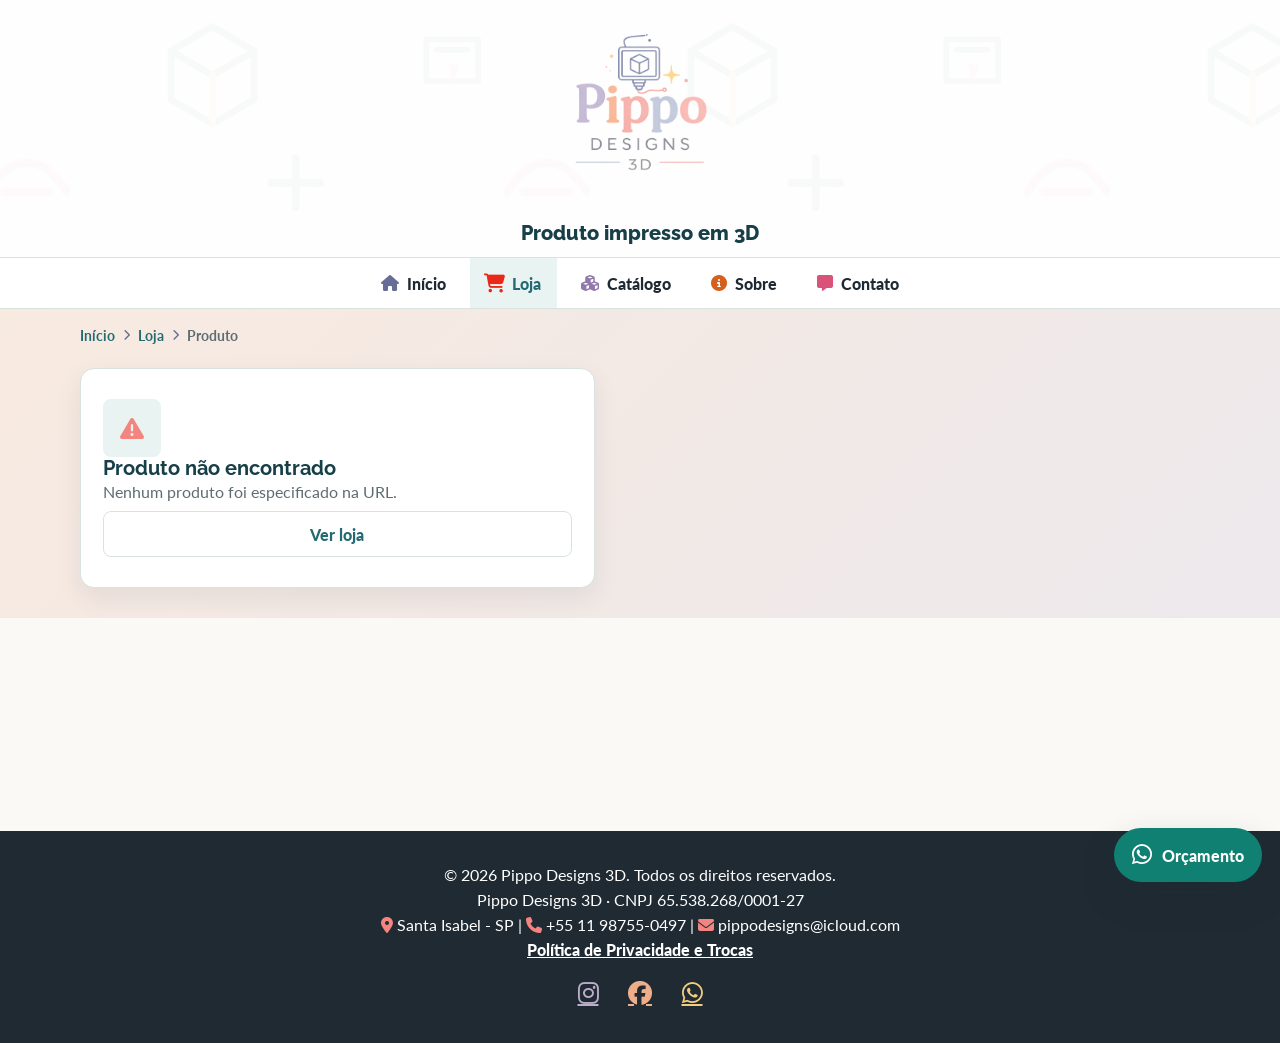
<file: produto.html>
<!DOCTYPE html>
<html lang="pt-br">
<head>
    <meta charset="UTF-8">
    <meta name="viewport" content="width=device-width, initial-scale=1.0">
    <title>Produto - Pippo Designs 3D</title>
    <meta name="description" content="Detalhes e compra de produto da Pippo Designs 3D.">
    <meta property="og:type" content="website">
    <meta property="og:title" content="Produto - Pippo Designs 3D">
    <meta property="og:description" content="Detalhes e compra de produto impresso em 3D da Pippo Designs 3D.">
    <meta property="og:image" content="https://pippodesigns3d.com.br/src/img/og-image.jpg">
    <meta property="og:image:width" content="1200">
    <meta property="og:image:height" content="630">
    <meta property="og:image:alt" content="Logo da Pippo Designs 3D">
    <meta property="og:site_name" content="Pippo Designs 3D">
    <meta property="og:locale" content="pt_BR">
    <meta name="twitter:card" content="summary_large_image">
    <link rel="stylesheet" href="src/estilo-global.css">
    <link rel="stylesheet" href="src/estilo-loja.css">
    <link rel="stylesheet" href="src/estilo-produto.css">
    <link rel="stylesheet" href="https://cdnjs.cloudflare.com/ajax/libs/font-awesome/6.7.2/css/all.min.css">
    <link href="https://fonts.googleapis.com/css2?family=Raleway:wght@700;800;900&family=Lato:wght@400;700;900&display=swap" rel="stylesheet">
    <link rel="icon" type="image/png" sizes="32x32" href="src/img/favicon-32x32.png">
    <link rel="icon" type="image/png" sizes="64x64" href="src/img/pippo-designs-3d-favicon.png">
    <link rel="apple-touch-icon" sizes="180x180" href="src/img/apple-touch-icon.png">
    <script src="src/products-data.js" defer></script>
    <script src="src/scripts.js" defer></script>
</head>
<body>
    <a href="#main-content" class="skip-link">Ir para o conteúdo</a>
    <header class="site-header">
        <a class="logo" href="index.html" aria-label="Pippo Designs 3D">
            <img src="src/img/pippo-designs-3d-logo.png" alt="Logo da Pippo Designs 3D">
        </a>
        <p>Produto impresso em 3D</p>
    </header>

    <nav aria-label="Menu principal">
        <button class="menu-icon" type="button" aria-label="Abrir menu" aria-expanded="false">
            <i class="fa-solid fa-bars"></i>
        </button>
        <ul class="menu">
            <li><a href="index.html"><i class="fa-solid fa-house"></i> Início</a></li>
            <li><a href="loja.html"><i class="fa-solid fa-cart-shopping"></i> Loja</a></li>
            <li><a href="produtos.html"><i class="fa-solid fa-cubes"></i> Catálogo</a></li>
            <li><a href="sobre.html"><i class="fa-solid fa-circle-info"></i> Sobre</a></li>
            <li><a href="contato.html"><i class="fa-solid fa-message"></i> Contato</a></li>
        </ul>
    </nav>

    <main id="main-content">
        <div class="secao secao--topo secao--compacta">
        <div class="conteudo product-detail-page">
        <nav class="breadcrumb" aria-label="Navegação estrutural">
            <a href="index.html">Início</a>
            <i class="fa-solid fa-chevron-right"></i>
            <a href="loja.html">Loja</a>
            <i class="fa-solid fa-chevron-right"></i>
            <span>Produto</span>
        </nav>

        <div class="product-detail-grid" data-product-detail>
            <article class="shop-card product-loading" style="grid-column: 1 / -1; padding: 32px">
                <div class="product-symbol"><i class="fa-solid fa-spinner"></i></div>
                <h2>Carregando produto</h2>
                <p>Buscando detalhes do produto.</p>
            </article>
        </div>
        </div>
        </div>

        <div class="secao secao--azul revelar" data-reveal data-related-section hidden>
            <section class="conteudo" aria-labelledby="related-title">
                <div class="secao-titulo">
                    <span class="eyebrow">Mais da loja</span>
                    <h2 id="related-title">Você também pode gostar</h2>
                </div>
                <div class="product-grid" data-related-grid></div>
            </section>
        </div>
    </main>

    <a class="whatsapp-float" href="https://wa.me/5511987550497?text=Ol%C3%A1%2C%20Pippo%20Designs%203D!%20Quero%20fazer%20um%20or%C3%A7amento." target="_blank" rel="noreferrer" aria-label="Falar com a Pippo Designs 3D no WhatsApp">
        <i class="fa-brands fa-whatsapp"></i>
        <span>Orçamento</span>
    </a>

    <footer>
        <p>&copy; 2026 Pippo Designs 3D. Todos os direitos reservados.</p>
        <p>Pippo Designs 3D · CNPJ 65.538.268/0001-27</p>
        <p><i class="fa-solid fa-location-dot"></i> Santa Isabel - SP | <i class="fa-solid fa-phone"></i> +55 11 98755-0497 | <i class="fa-solid fa-envelope"></i> pippodesigns@icloud.com</p>
        <p class="footer-links"><a href="politica.html">Política de Privacidade e Trocas</a></p>
        <div class="redes-sociais">
            <a href="https://www.instagram.com/pippodesings3d/" target="_blank" rel="noreferrer" aria-label="Instagram"><i class="fab fa-instagram"></i></a>
            <a href="https://web.facebook.com/pippoarg/?_rdc=1&_rdr#" target="_blank" rel="noreferrer" aria-label="Facebook"><i class="fab fa-facebook"></i></a>
            <a href="https://wa.me/5511987550497" target="_blank" rel="noreferrer" aria-label="WhatsApp"><i class="fab fa-whatsapp"></i></a>
        </div>
    </footer>
</body>
</html>
</file>
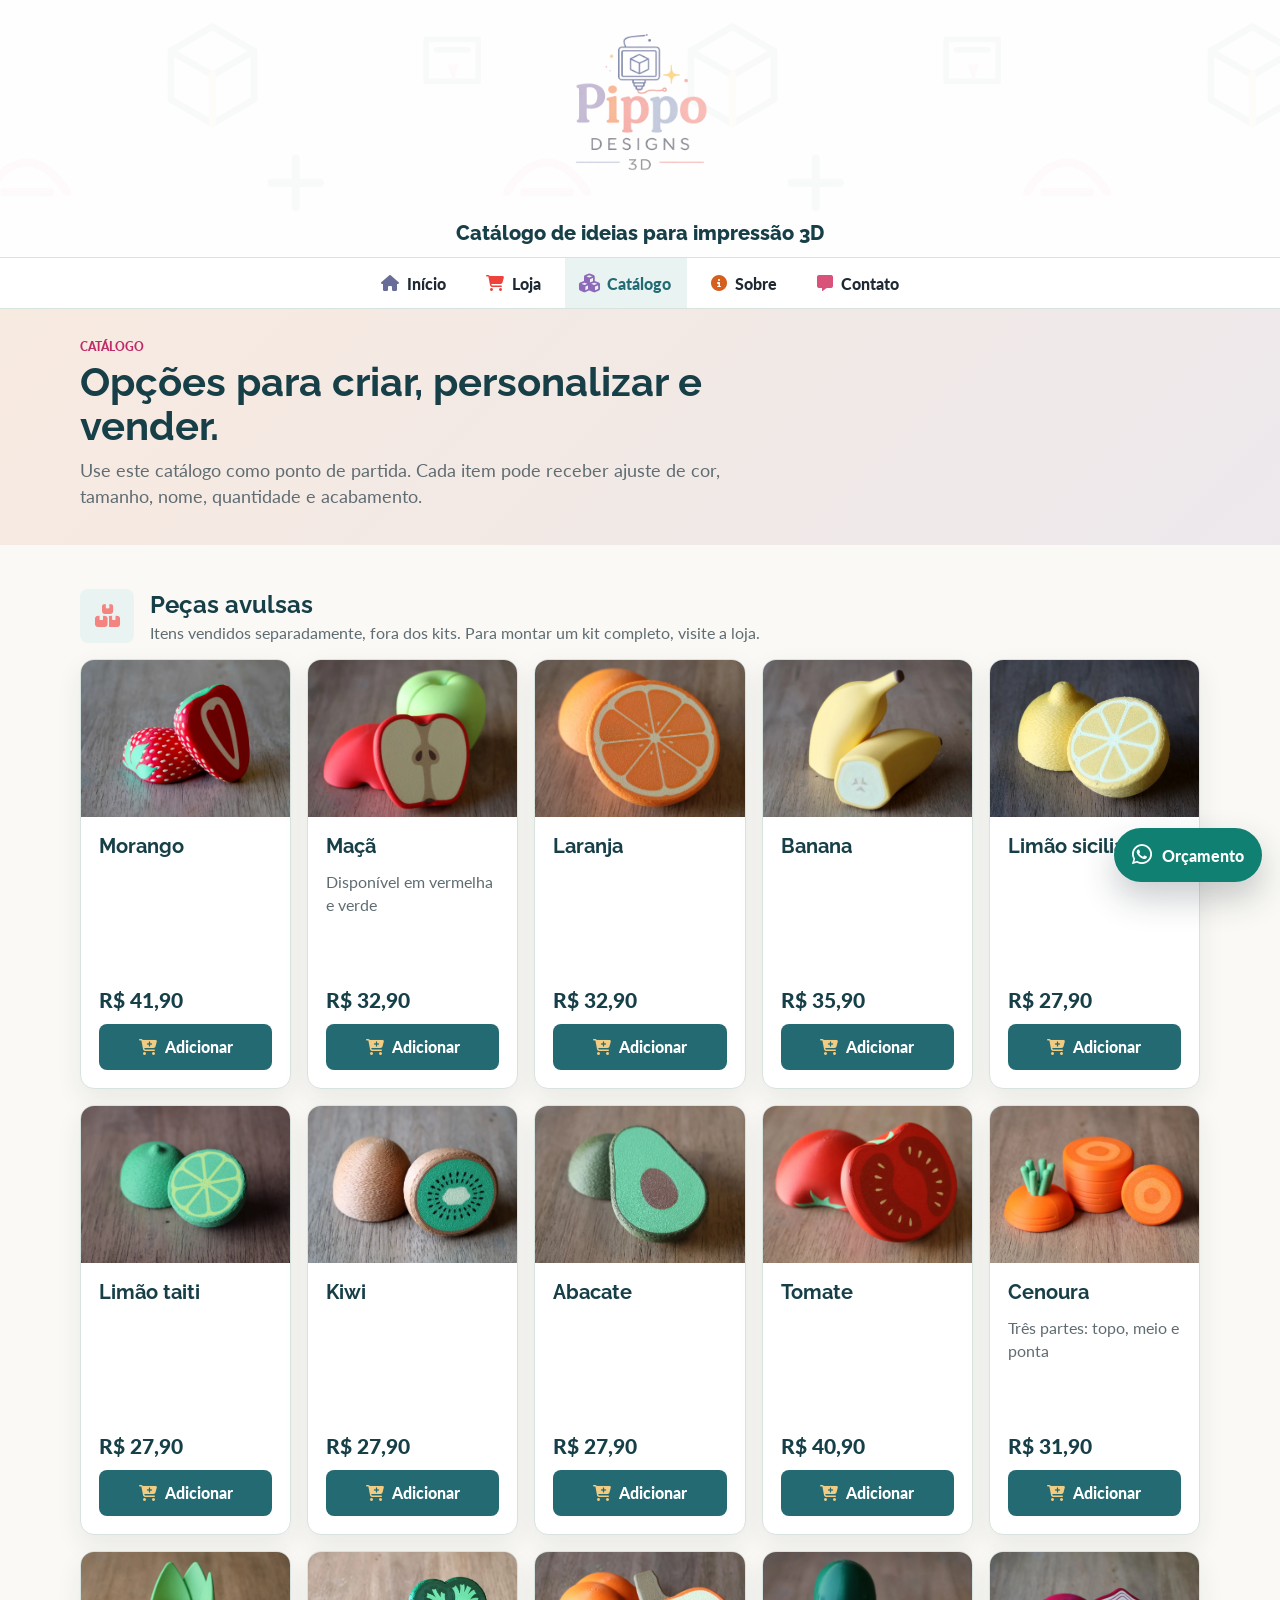
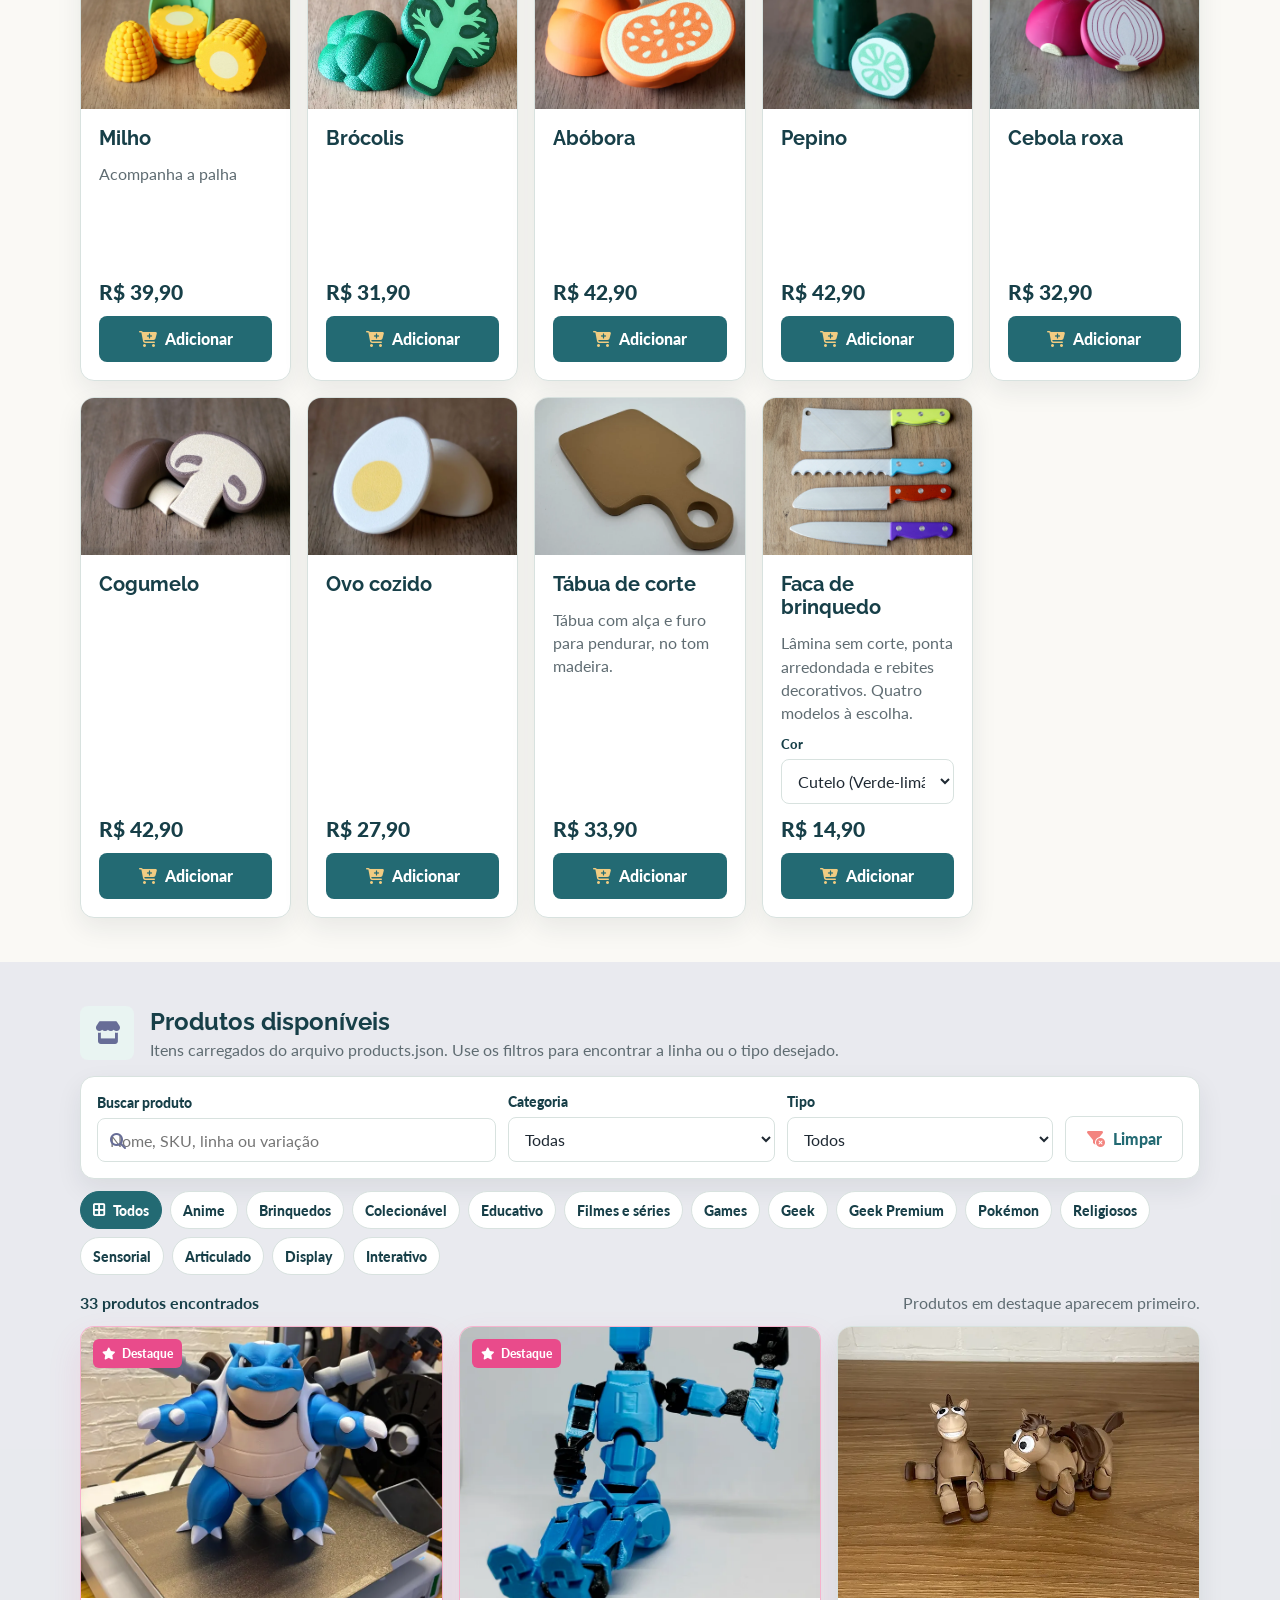
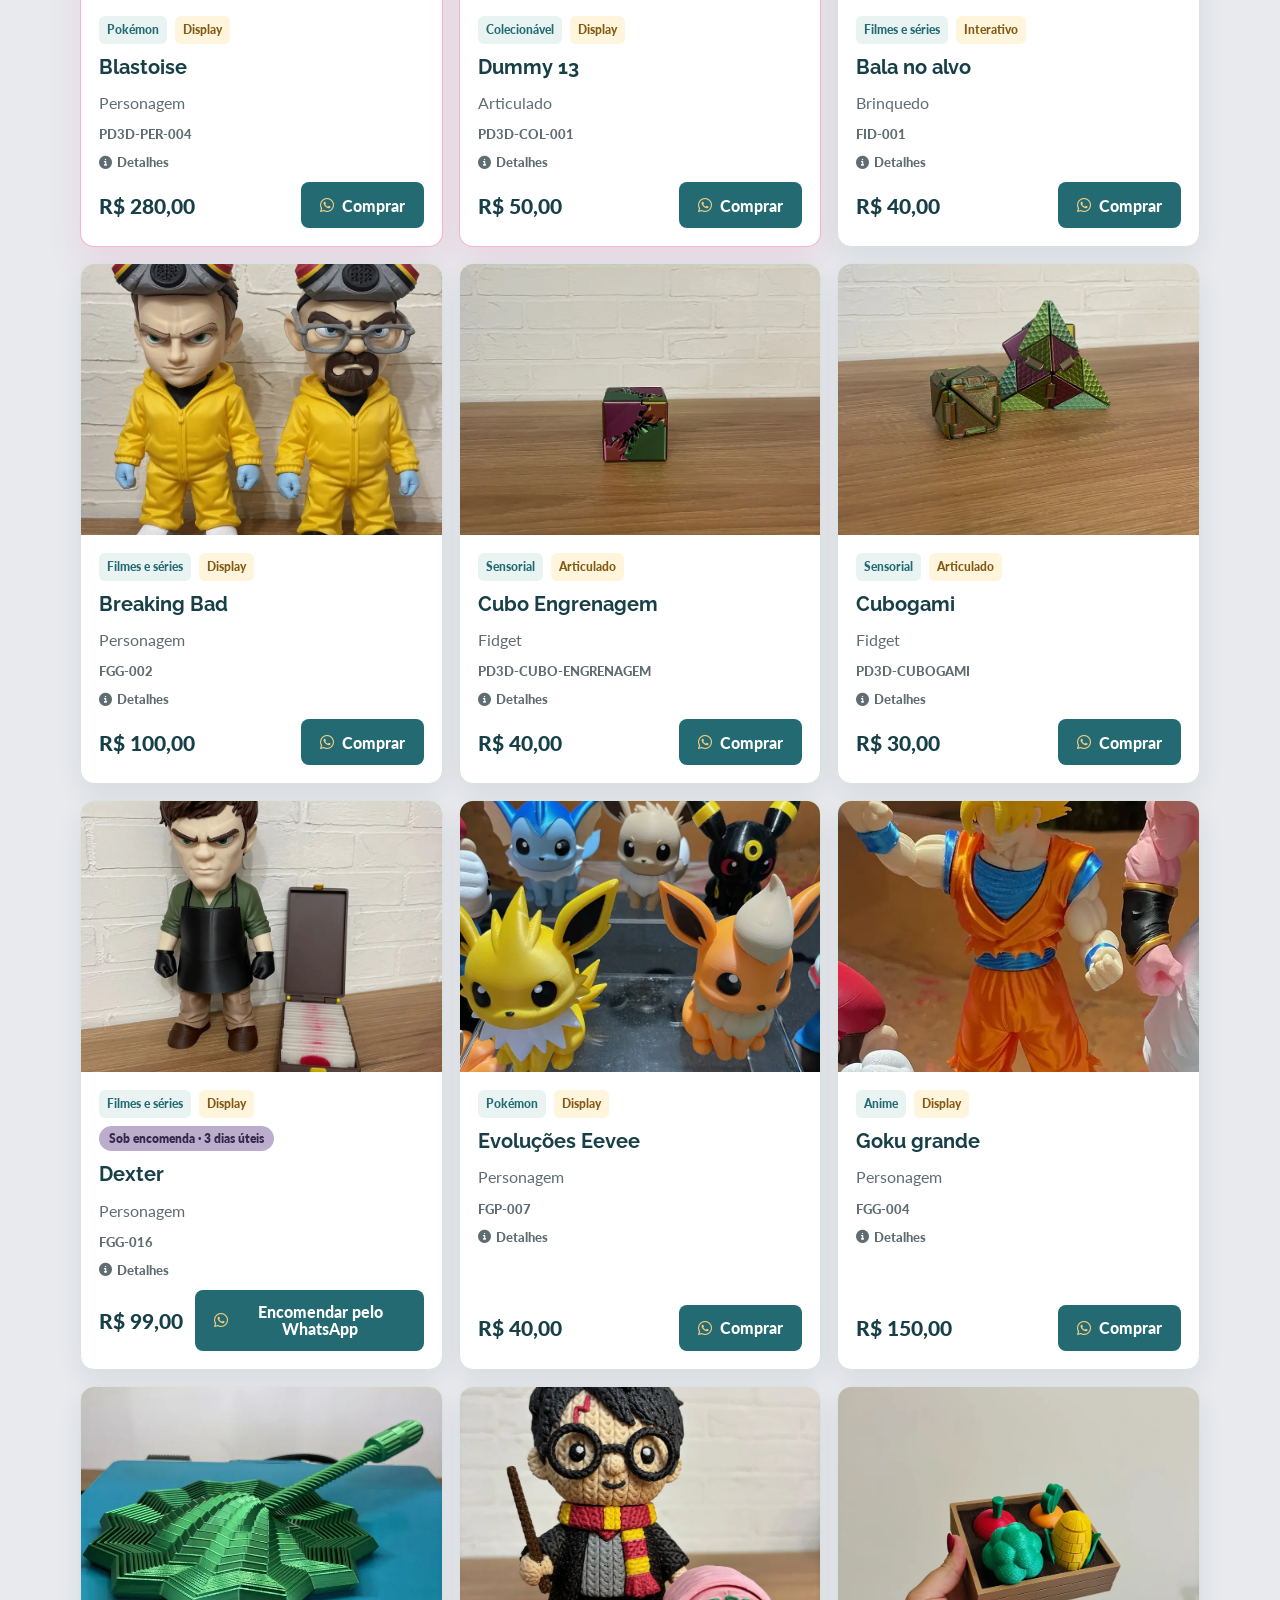
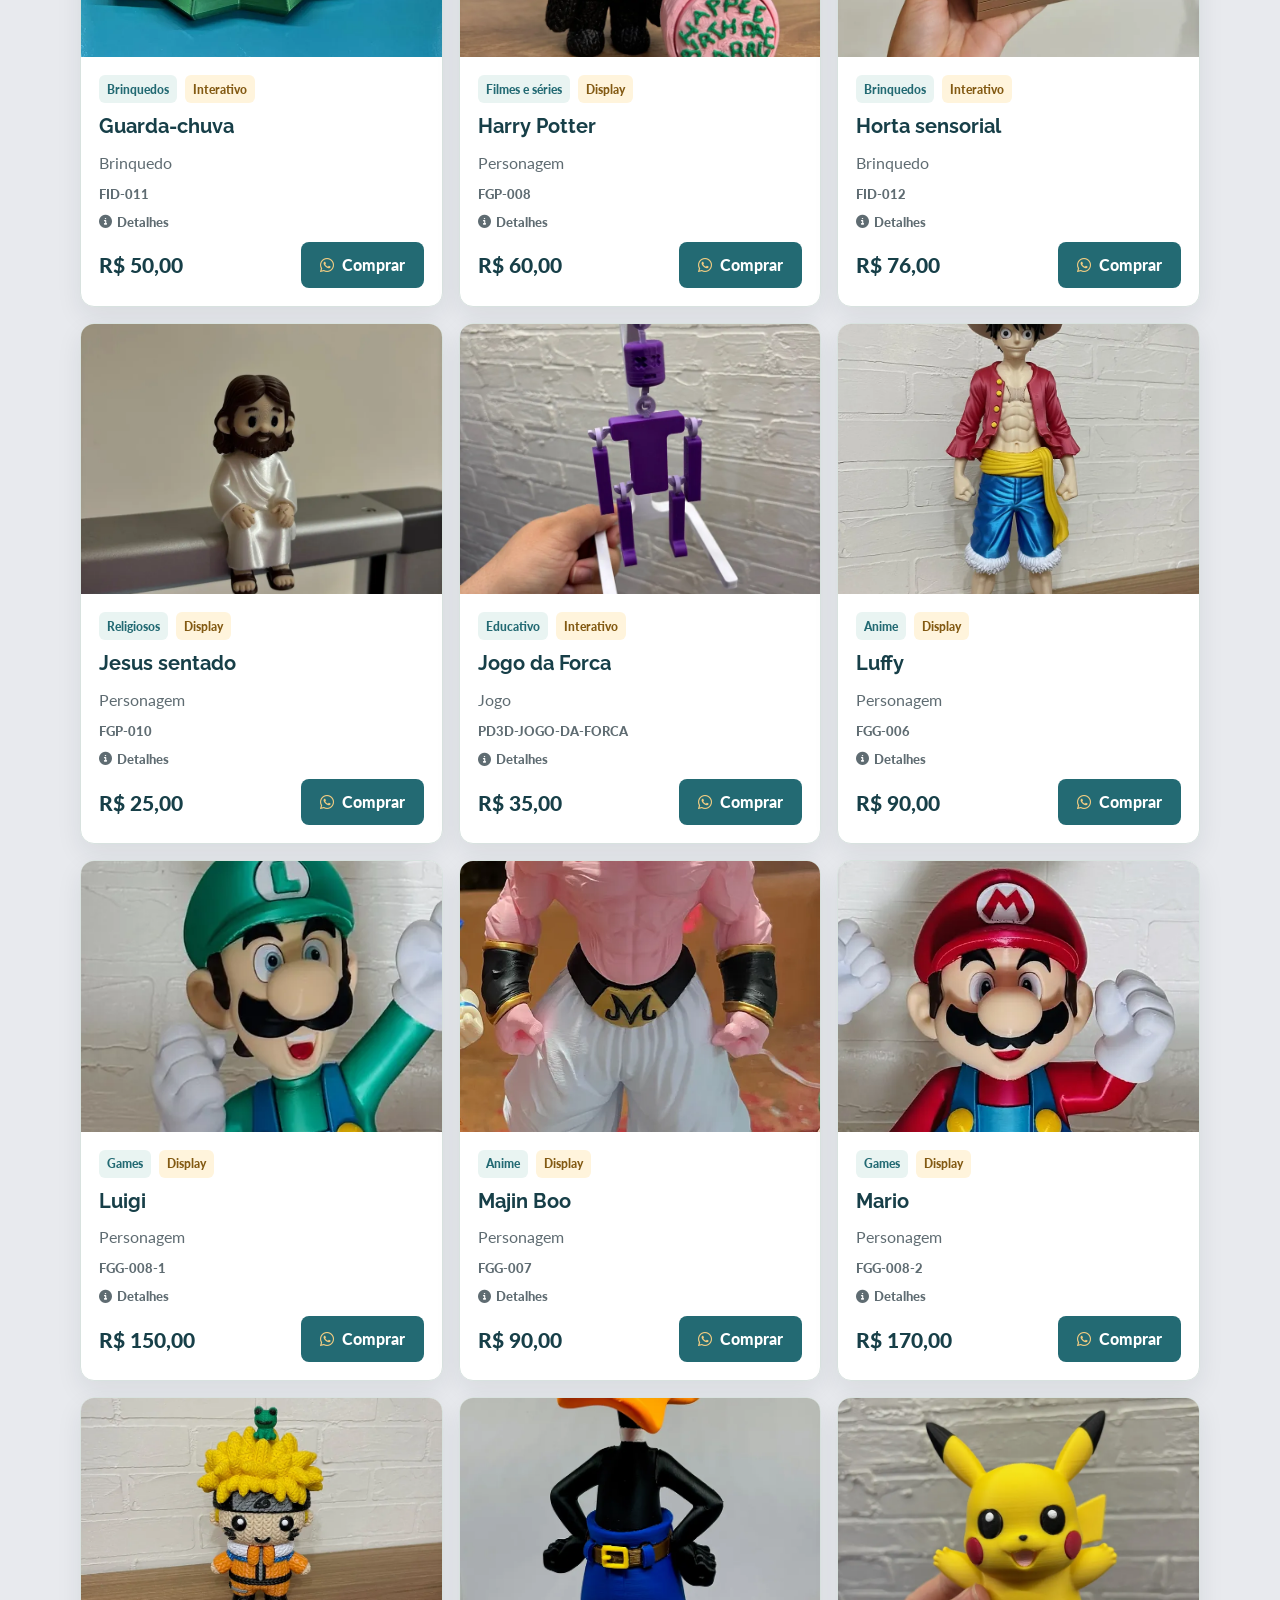
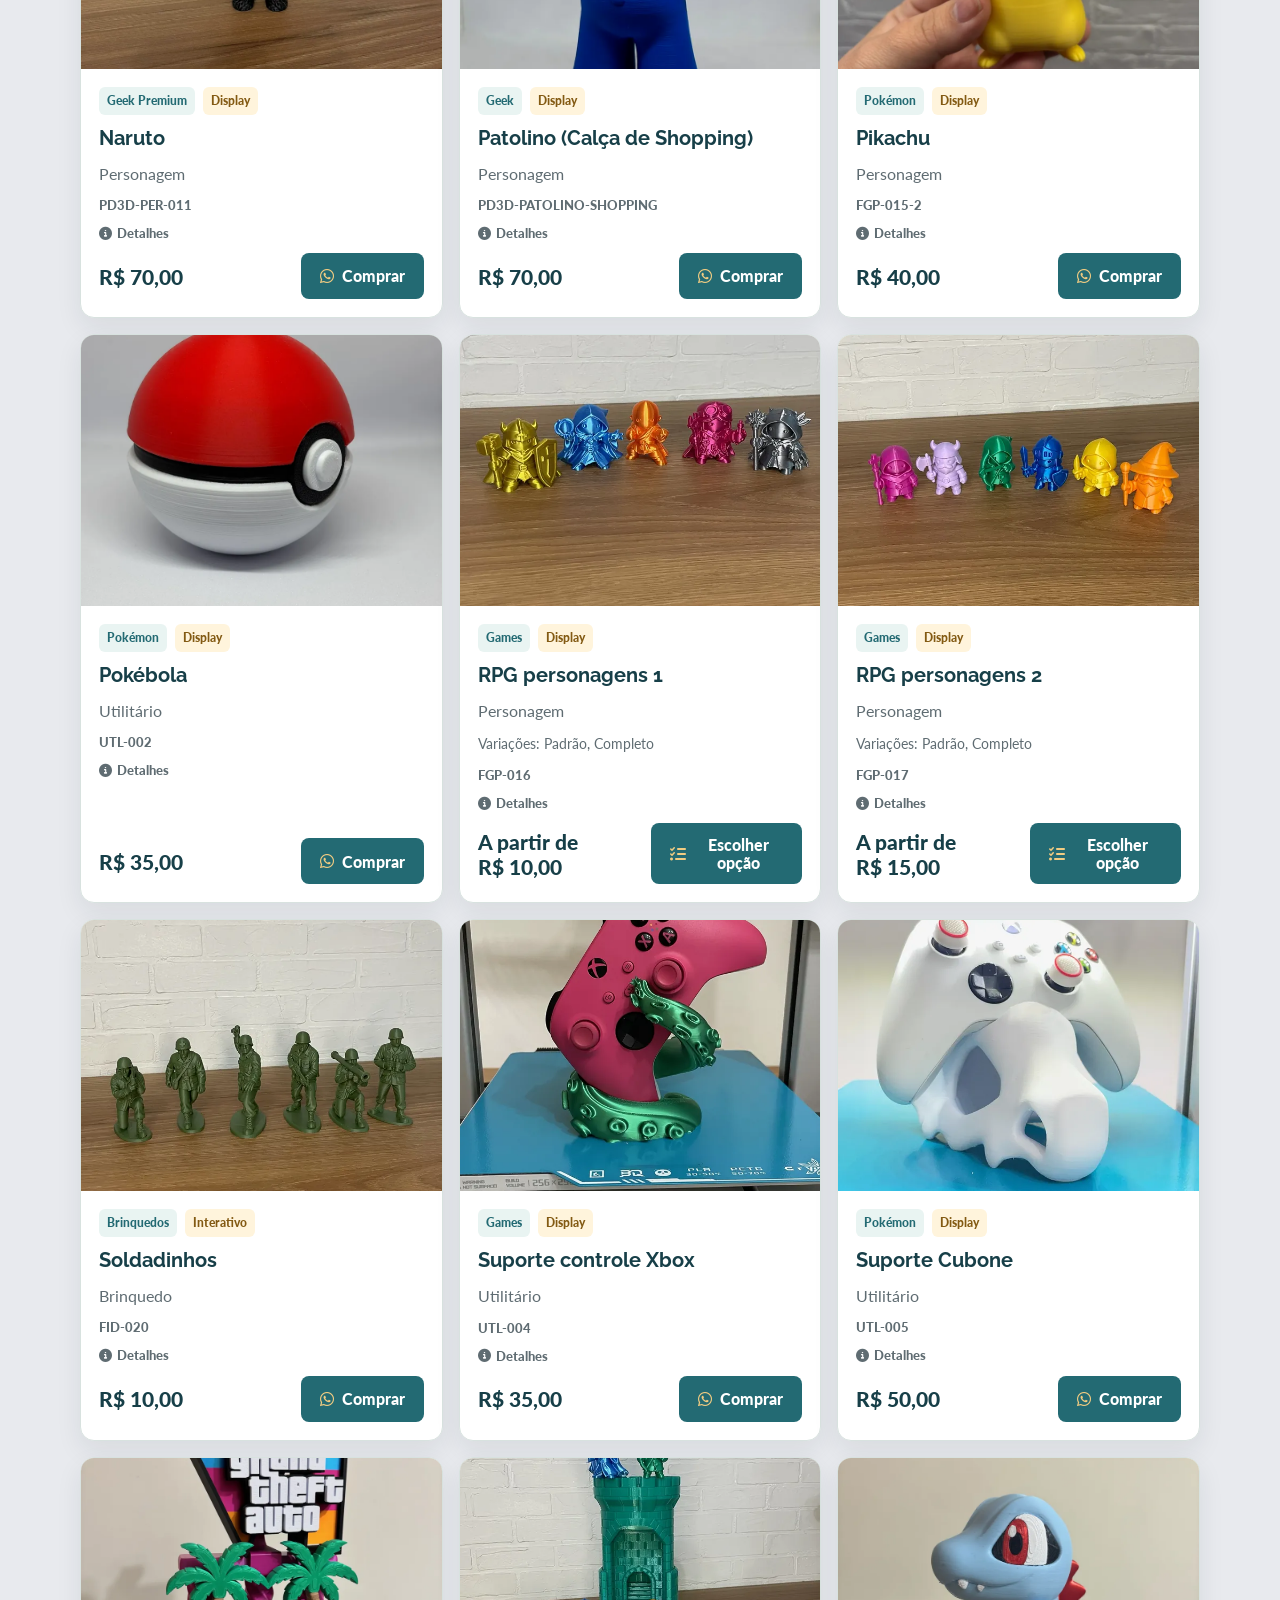
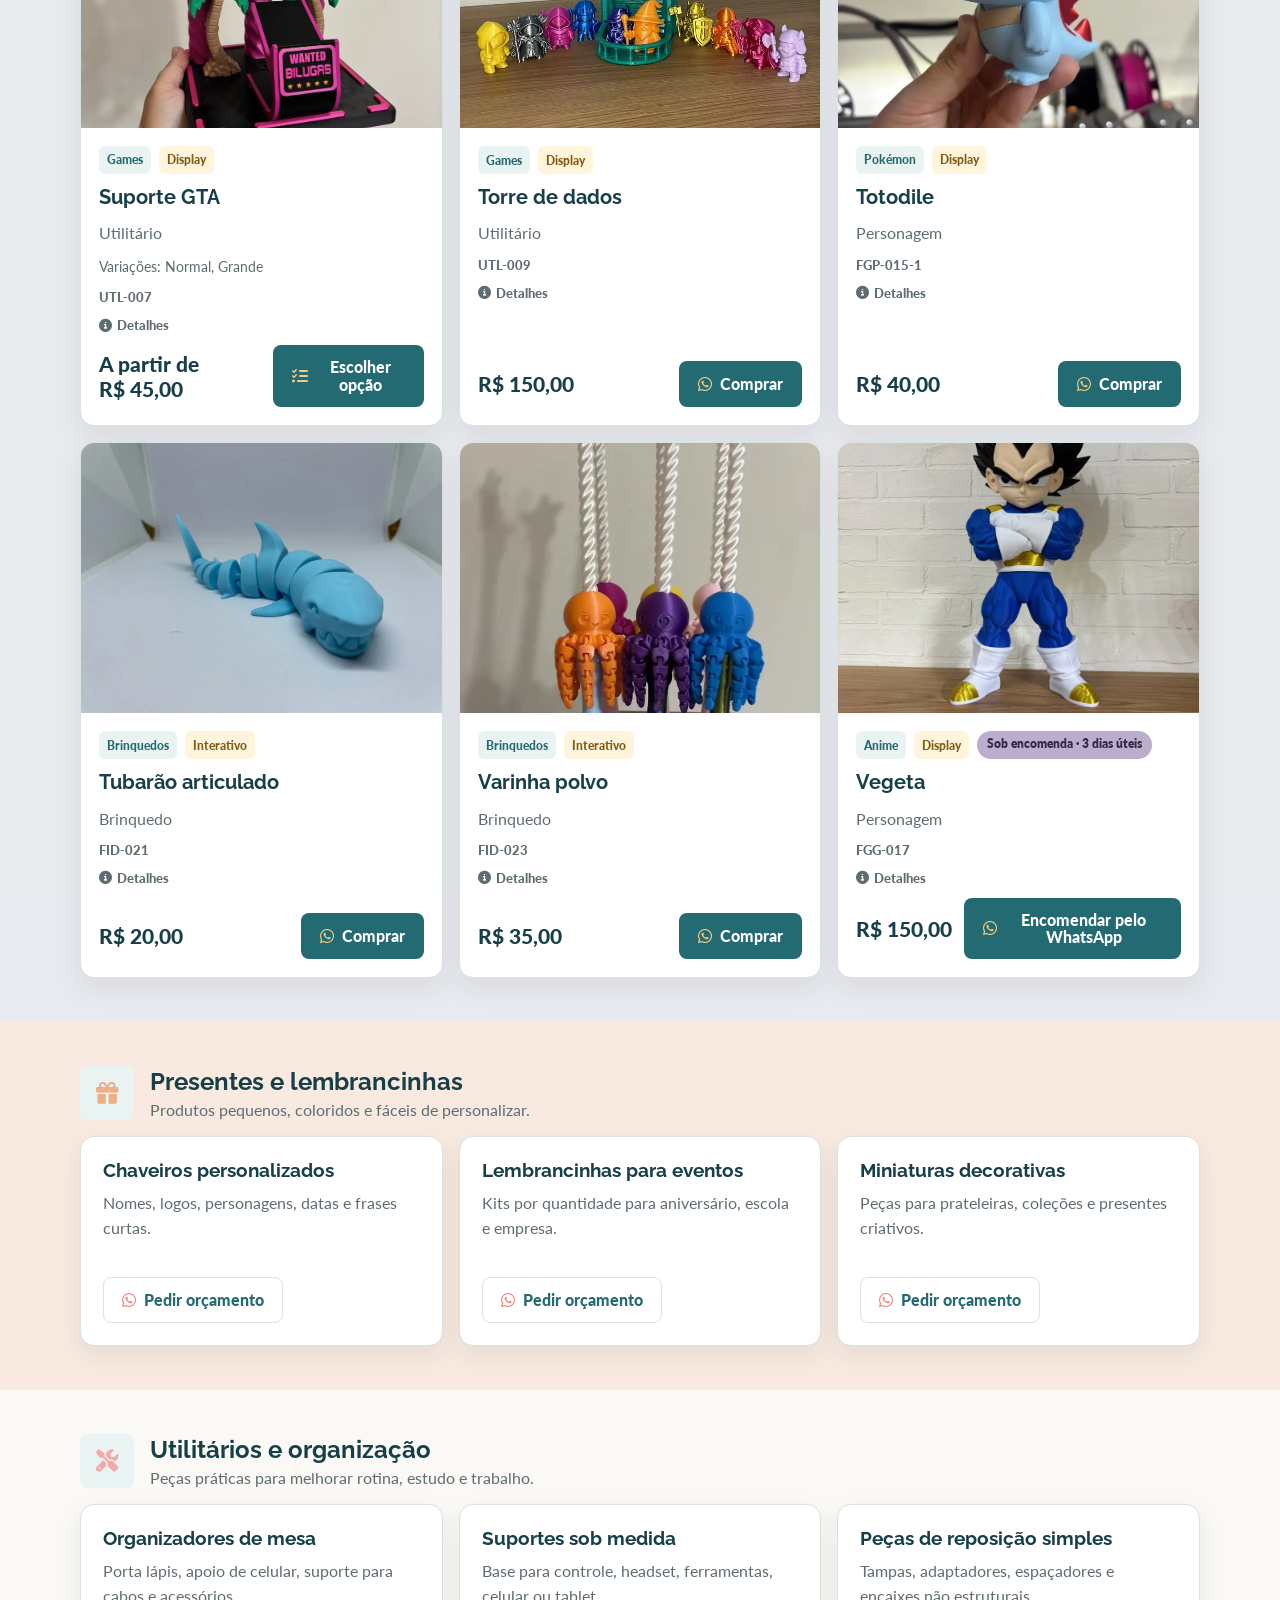
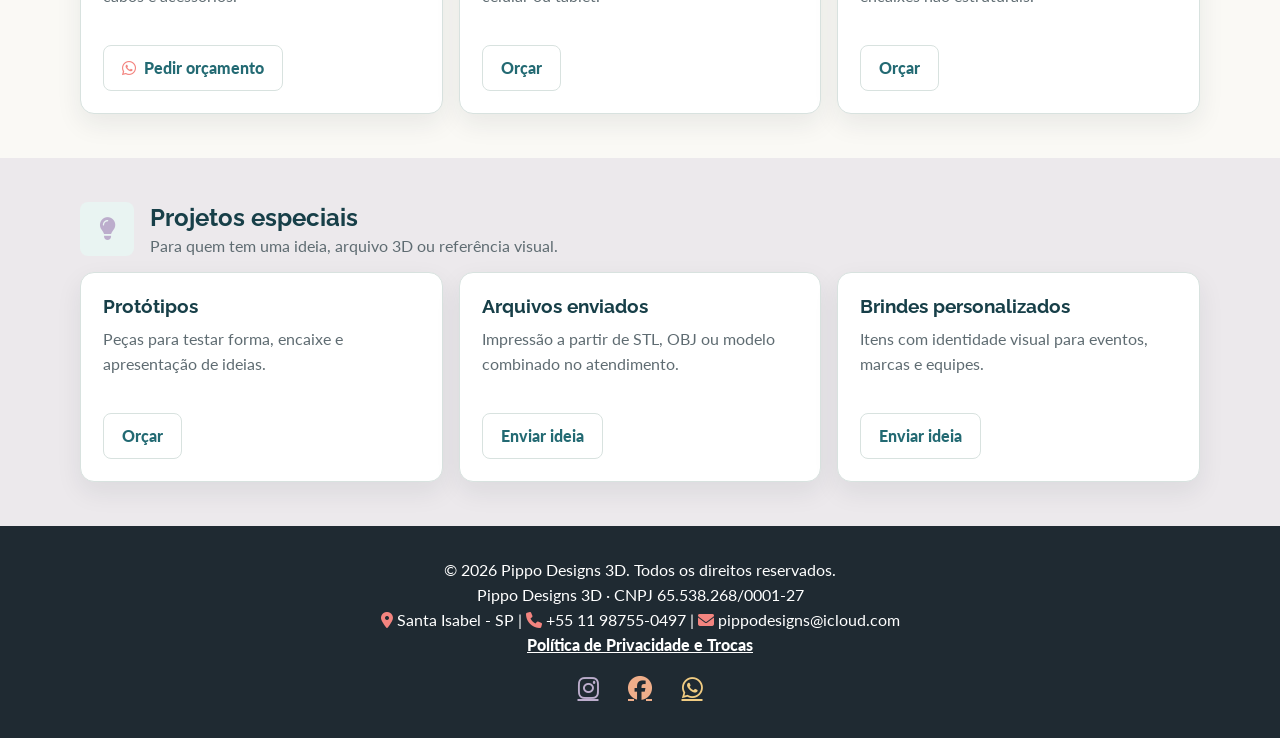
<file: produtos.html>
﻿<!DOCTYPE html>
<html lang="pt-br">
<head>
    <meta charset="UTF-8">
    <meta name="viewport" content="width=device-width, initial-scale=1.0">
    <title>Catálogo - Pippo Designs 3D</title>
    <meta name="description" content="Catálogo de impressão 3D da Pippo Designs 3D com produtos geek, sensoriais, displays, chaveiros, kits e projetos sob medida.">
    <link rel="canonical" href="https://pippodesigns3d.com.br/produtos.html">
    <meta property="og:type" content="website">
    <meta property="og:title" content="Catálogo - Pippo Designs 3D">
    <meta property="og:description" content="Explore produtos impressos em 3D e peça orçamento direto pelo WhatsApp.">
    <meta property="og:url" content="https://pippodesigns3d.com.br/produtos.html">
    <meta property="og:image" content="https://pippodesigns3d.com.br/src/img/og-image.jpg">
    <meta property="og:image:width" content="1200">
    <meta property="og:image:height" content="630">
    <meta property="og:image:alt" content="Logo da Pippo Designs 3D">
    <meta property="og:site_name" content="Pippo Designs 3D">
    <meta property="og:locale" content="pt_BR">
    <meta name="twitter:card" content="summary_large_image">
    <link rel="stylesheet" href="src/estilo-global.css">
    <link rel="stylesheet" href="src/estilo-produtos.css">
    <link rel="stylesheet" href="src/estilo-loja.css">
    <link rel="stylesheet" href="src/estilo-projeto.css">
    <link rel="stylesheet" href="https://cdnjs.cloudflare.com/ajax/libs/font-awesome/6.7.2/css/all.min.css">
    <link href="https://fonts.googleapis.com/css2?family=Raleway:wght@700;800;900&family=Lato:wght@400;700;900&display=swap" rel="stylesheet">
    <link rel="icon" type="image/png" sizes="32x32" href="src/img/favicon-32x32.png">
    <link rel="icon" type="image/png" sizes="64x64" href="src/img/pippo-designs-3d-favicon.png">
    <link rel="apple-touch-icon" sizes="180x180" href="src/img/apple-touch-icon.png">
    <script src="src/products-data.js" defer></script>
    <script src="src/projetos-data.js" defer></script>
    <script src="src/scripts.js" defer></script>
</head>
<body>
    <a href="#main-content" class="skip-link">Ir para o conteúdo</a>
    <header class="site-header">
        <a class="logo" href="index.html" aria-label="Pippo Designs 3D">
            <img src="src/img/pippo-designs-3d-logo.png" alt="Logo da Pippo Designs 3D">
        </a>
        <p>Catálogo de ideias para impressão 3D</p>
    </header>

    <nav aria-label="Menu principal">
        <button class="menu-icon" type="button" aria-label="Abrir menu" aria-expanded="false">
            <i class="fa-solid fa-bars"></i>
        </button>
        <ul class="menu">
            <li><a href="index.html"><i class="fa-solid fa-house"></i> Início</a></li>
            <li><a href="loja.html"><i class="fa-solid fa-cart-shopping"></i> Loja</a></li>
            <li><a class="active" href="produtos.html"><i class="fa-solid fa-cubes"></i> Catálogo</a></li>
            <li><a href="sobre.html"><i class="fa-solid fa-circle-info"></i> Sobre</a></li>
            <li><a href="contato.html"><i class="fa-solid fa-message"></i> Contato</a></li>
        </ul>
    </nav>

    <main id="main-content">
        <div class="secao secao--topo">
            <section class="conteudo topo-pagina">
                <span class="eyebrow">Catálogo</span>
                <h1>Opções para criar, personalizar e vender.</h1>
                <p>Use este catálogo como ponto de partida. Cada item pode receber ajuste de cor, tamanho, nome, quantidade e acabamento.</p>
            </section>
        </div>

        <div class="secao revelar" data-reveal>
        <section class="catalog-section conteudo">
                <div class="category-heading">
                    <i class="fa-solid fa-boxes-stacked"></i>
                    <div>
                        <h2>Peças avulsas</h2>
                        <p>Itens vendidos separadamente, fora dos kits. Para montar um kit completo, visite a loja.</p>
                    </div>
                </div>
                <div class="product-grid loose-items-grid" data-catalog-items-grid aria-live="polite">
                    <article class="shop-card product-loading">
                        <div class="product-symbol"><i class="fa-solid fa-spinner"></i></div>
                        <h2>Carregando itens</h2>
                        <p>Buscando os itens do arquivo projetos.json.</p>
                    </article>
                </div>
            </section>
        </div>

        <div class="secao secao--azul revelar" data-reveal>
        <section class="catalog-section conteudo product-catalog-section">
                <div class="category-heading">
                    <i class="fa-solid fa-store"></i>
                    <div>
                        <h2>Produtos disponíveis</h2>
                        <p>Itens carregados do arquivo products.json. Use os filtros para encontrar a linha ou o tipo desejado.</p>
                    </div>
                </div>

                <section class="shop-toolbar" aria-label="Filtros do catálogo">
                    <div class="filter-field search-field">
                        <label for="catalogSearchFilter">Buscar produto</label>
                        <input id="catalogSearchFilter" type="search" placeholder="Nome, SKU, linha ou variação" data-filter-search>
                    </div>

                    <div class="filter-field">
                        <label for="catalogCategoryFilter">Categoria</label>
                        <select id="catalogCategoryFilter" data-filter-category>
                            <option value="">Todas</option>
                        </select>
                    </div>

                    <div class="filter-field">
                        <label for="catalogTypeFilter">Tipo</label>
                        <select id="catalogTypeFilter" data-filter-type>
                            <option value="">Todos</option>
                        </select>
                    </div>

                    <button class="btn secondary clear-filters" type="button" data-clear-filters>
                        <i class="fa-solid fa-filter-circle-xmark"></i>
                        Limpar
                    </button>
                </section>

                <div class="filter-chips" data-filter-chips aria-label="Filtros rápidos"></div>

                <div class="shop-summary" aria-live="polite">
                    <strong data-products-count>Carregando produtos...</strong>
                    <span>Produtos em destaque aparecem primeiro.</span>
                </div>

                <div class="product-grid" data-products-grid data-product-action="whatsapp" aria-live="polite">
                    <article class="shop-card product-loading">
                        <div class="product-symbol"><i class="fa-solid fa-spinner"></i></div>
                        <h2>Carregando catálogo</h2>
                        <p>Buscando os produtos do arquivo products.json.</p>
                    </article>
                </div>
            </section>
        </div>

        <div class="secao secao--pessego revelar" data-reveal>
        <section class="catalog-section conteudo">
                <div class="category-heading">
                    <i class="fa-solid fa-gift"></i>
                    <div>
                        <h2>Presentes e lembrancinhas</h2>
                        <p>Produtos pequenos, coloridos e fáceis de personalizar.</p>
                    </div>
                </div>
                <div class="catalog-grid">
                    <article class="catalog-card card">
                        <h3>Chaveiros personalizados</h3>
                        <p>Nomes, logos, personagens, datas e frases curtas.</p>
                        <a class="btn secondary" href="https://wa.me/5511987550497?text=Ol%C3%A1!%20Vi%20no%20site%20e%20quero%20um%20or%C3%A7amento%20de%3A%20Chaveiros%20personalizados" target="_blank" rel="noreferrer"><i class="fa-brands fa-whatsapp"></i> Pedir orçamento</a>
                    </article>
                    <article class="catalog-card card">
                        <h3>Lembrancinhas para eventos</h3>
                        <p>Kits por quantidade para aniversário, escola e empresa.</p>
                        <a class="btn secondary" href="https://wa.me/5511987550497?text=Ol%C3%A1!%20Vi%20no%20site%20e%20quero%20um%20or%C3%A7amento%20de%3A%20Lembrancinhas%20para%20eventos" target="_blank" rel="noreferrer"><i class="fa-brands fa-whatsapp"></i> Pedir orçamento</a>
                    </article>
                    <article class="catalog-card card">
                        <h3>Miniaturas decorativas</h3>
                        <p>Peças para prateleiras, coleções e presentes criativos.</p>
                        <a class="btn secondary" href="https://wa.me/5511987550497?text=Ol%C3%A1!%20Vi%20no%20site%20e%20quero%20um%20or%C3%A7amento%20de%3A%20Miniaturas%20decorativas" target="_blank" rel="noreferrer"><i class="fa-brands fa-whatsapp"></i> Pedir orçamento</a>
                    </article>
                </div>
            </section>
        </div>

        <div class="secao revelar" data-reveal>
        <section class="catalog-section conteudo">
                <div class="category-heading">
                    <i class="fa-solid fa-screwdriver-wrench"></i>
                    <div>
                        <h2>Utilitários e organização</h2>
                        <p>Peças práticas para melhorar rotina, estudo e trabalho.</p>
                    </div>
                </div>
                <div class="catalog-grid">
                    <article class="catalog-card card">
                        <h3>Organizadores de mesa</h3>
                        <p>Porta lápis, apoio de celular, suporte para cabos e acessórios.</p>
                        <a class="btn secondary" href="https://wa.me/5511987550497?text=Ol%C3%A1!%20Vi%20no%20site%20e%20quero%20um%20or%C3%A7amento%20de%3A%20Organizadores%20de%20mesa" target="_blank" rel="noreferrer"><i class="fa-brands fa-whatsapp"></i> Pedir orçamento</a>
                    </article>
                    <article class="catalog-card card">
                        <h3>Suportes sob medida</h3>
                        <p>Base para controle, headset, ferramentas, celular ou tablet.</p>
                        <a class="btn secondary" href="contato.html">Orçar</a>
                    </article>
                    <article class="catalog-card card">
                        <h3>Peças de reposição simples</h3>
                        <p>Tampas, adaptadores, espaçadores e encaixes não estruturais.</p>
                        <a class="btn secondary" href="contato.html">Orçar</a>
                    </article>
                </div>
            </section>
        </div>

        <div class="secao secao--lilas revelar" data-reveal>
        <section class="catalog-section conteudo">
                <div class="category-heading">
                    <i class="fa-solid fa-lightbulb"></i>
                    <div>
                        <h2>Projetos especiais</h2>
                        <p>Para quem tem uma ideia, arquivo 3D ou referência visual.</p>
                    </div>
                </div>
                <div class="catalog-grid">
                    <article class="catalog-card card">
                        <h3>Protótipos</h3>
                        <p>Peças para testar forma, encaixe e apresentação de ideias.</p>
                        <a class="btn secondary" href="contato.html">Orçar</a>
                    </article>
                    <article class="catalog-card card">
                        <h3>Arquivos enviados</h3>
                        <p>Impressão a partir de STL, OBJ ou modelo combinado no atendimento.</p>
                        <a class="btn secondary" href="contato.html">Enviar ideia</a>
                    </article>
                    <article class="catalog-card card">
                        <h3>Brindes personalizados</h3>
                        <p>Itens com identidade visual para eventos, marcas e equipes.</p>
                        <a class="btn secondary" href="contato.html">Enviar ideia</a>
                    </article>
                </div>
            </section>
        </div>
    </main>

    <a class="whatsapp-float" href="https://wa.me/5511987550497?text=Ol%C3%A1%2C%20Pippo%20Designs%203D!%20Quero%20fazer%20um%20or%C3%A7amento." target="_blank" rel="noreferrer" aria-label="Falar com a Pippo Designs 3D no WhatsApp">
        <i class="fa-brands fa-whatsapp"></i>
        <span>Orçamento</span>
    </a>

    <footer>
        <p>&copy; 2026 Pippo Designs 3D. Todos os direitos reservados.</p>
        <p>Pippo Designs 3D · CNPJ 65.538.268/0001-27</p>
        <p><i class="fa-solid fa-location-dot"></i> Santa Isabel - SP | <i class="fa-solid fa-phone"></i> +55 11 98755-0497 | <i class="fa-solid fa-envelope"></i> pippodesigns@icloud.com</p>
        <p class="footer-links"><a href="politica.html">Política de Privacidade e Trocas</a></p>
        <div class="redes-sociais">
            <a href="https://www.instagram.com/pippodesings3d/" target="_blank" rel="noreferrer" aria-label="Instagram"><i class="fab fa-instagram"></i></a>
            <a href="https://web.facebook.com/pippoarg/?_rdc=1&_rdr#" target="_blank" rel="noreferrer" aria-label="Facebook"><i class="fab fa-facebook"></i></a>
            <a href="https://wa.me/5511987550497" target="_blank" rel="noreferrer" aria-label="WhatsApp"><i class="fab fa-whatsapp"></i></a>
        </div>
    </footer>
</body>
</html>
</file>
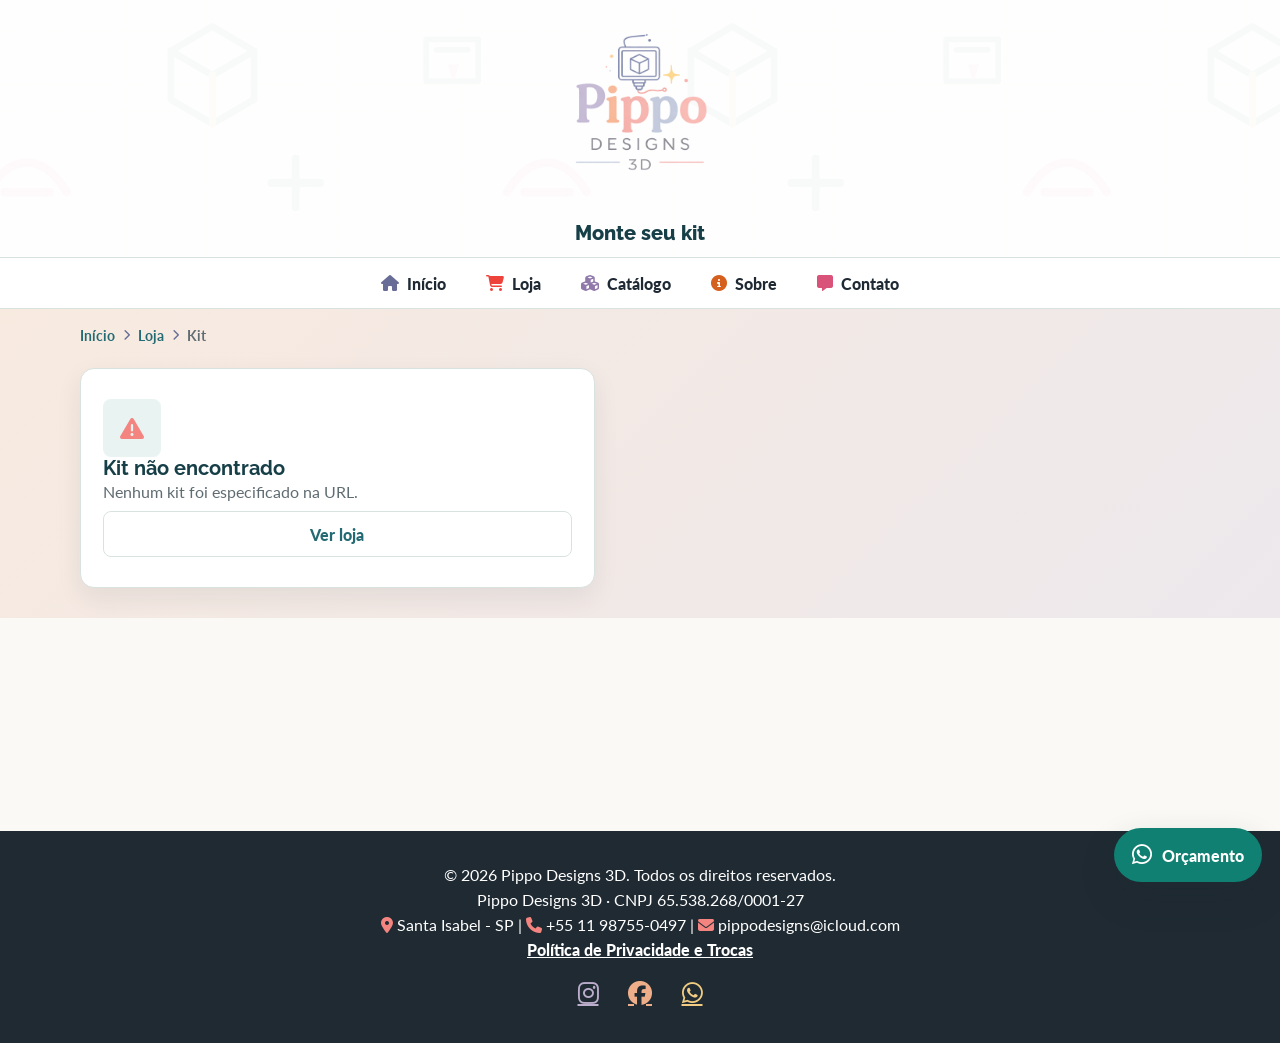
<file: projeto.html>
<!DOCTYPE html>
<html lang="pt-br">
<head>
    <meta charset="UTF-8">
    <meta name="viewport" content="width=device-width, initial-scale=1.0">
    <title>Kit - Pippo Designs 3D</title>
    <meta name="description" content="Monte seu kit personalizado de produtos impressos em 3D da Pippo Designs 3D.">
    <meta property="og:type" content="website">
    <meta property="og:title" content="Kit - Pippo Designs 3D">
    <meta property="og:description" content="Monte seu kit personalizado de produtos impressos em 3D da Pippo Designs 3D.">
    <meta property="og:image" content="https://pippodesigns3d.com.br/src/img/og-image.jpg">
    <meta property="og:image:width" content="1200">
    <meta property="og:image:height" content="630">
    <meta property="og:image:alt" content="Logo da Pippo Designs 3D">
    <meta property="og:site_name" content="Pippo Designs 3D">
    <meta property="og:locale" content="pt_BR">
    <meta name="twitter:card" content="summary_large_image">
    <link rel="stylesheet" href="src/estilo-global.css">
    <link rel="stylesheet" href="src/estilo-loja.css">
    <link rel="stylesheet" href="src/estilo-produto.css">
    <link rel="stylesheet" href="src/estilo-projeto.css">
    <link rel="stylesheet" href="https://cdnjs.cloudflare.com/ajax/libs/font-awesome/6.7.2/css/all.min.css">
    <link href="https://fonts.googleapis.com/css2?family=Raleway:wght@700;800;900&family=Lato:wght@400;700;900&display=swap" rel="stylesheet">
    <link rel="icon" type="image/png" sizes="32x32" href="src/img/favicon-32x32.png">
    <link rel="icon" type="image/png" sizes="64x64" href="src/img/pippo-designs-3d-favicon.png">
    <link rel="apple-touch-icon" sizes="180x180" href="src/img/apple-touch-icon.png">
    <script src="src/products-data.js" defer></script>
    <script src="src/projetos-data.js" defer></script>
    <script src="src/scripts.js" defer></script>
</head>
<body>
    <a href="#main-content" class="skip-link">Ir para o conteúdo</a>
    <header class="site-header">
        <a class="logo" href="index.html" aria-label="Pippo Designs 3D">
            <img src="src/img/pippo-designs-3d-logo.png" alt="Logo da Pippo Designs 3D">
        </a>
        <p>Monte seu kit</p>
    </header>

    <nav aria-label="Menu principal">
        <button class="menu-icon" type="button" aria-label="Abrir menu" aria-expanded="false">
            <i class="fa-solid fa-bars"></i>
        </button>
        <ul class="menu">
            <li><a href="index.html"><i class="fa-solid fa-house"></i> Início</a></li>
            <li><a href="loja.html"><i class="fa-solid fa-cart-shopping"></i> Loja</a></li>
            <li><a href="produtos.html"><i class="fa-solid fa-cubes"></i> Catálogo</a></li>
            <li><a href="sobre.html"><i class="fa-solid fa-circle-info"></i> Sobre</a></li>
            <li><a href="contato.html"><i class="fa-solid fa-message"></i> Contato</a></li>
        </ul>
    </nav>

    <main id="main-content">
        <div class="secao secao--topo secao--compacta">
        <div class="conteudo product-detail-page project-detail-page">
        <nav class="breadcrumb" aria-label="Navegação estrutural">
            <a href="index.html">Início</a>
            <i class="fa-solid fa-chevron-right"></i>
            <a href="loja.html">Loja</a>
            <i class="fa-solid fa-chevron-right"></i>
            <span>Kit</span>
        </nav>

        <div class="project-detail-grid" data-project-detail>
            <article class="shop-card product-loading" style="grid-column: 1 / -1; padding: 32px">
                <div class="product-symbol"><i class="fa-solid fa-spinner"></i></div>
                <h2>Carregando kit</h2>
                <p>Buscando detalhes do kit.</p>
            </article>
        </div>
        </div>
        </div>

        <div class="secao secao--azul revelar" data-reveal data-related-section hidden>
            <section class="conteudo" aria-labelledby="related-title">
                <div class="secao-titulo">
                    <span class="eyebrow">Mais da loja</span>
                    <h2 id="related-title">Você também pode gostar</h2>
                </div>
                <div class="product-grid" data-related-grid></div>
            </section>
        </div>
    </main>

    <a class="whatsapp-float" href="https://wa.me/5511987550497?text=Ol%C3%A1%2C%20Pippo%20Designs%203D!%20Quero%20fazer%20um%20or%C3%A7amento." target="_blank" rel="noreferrer" aria-label="Falar com a Pippo Designs 3D no WhatsApp">
        <i class="fa-brands fa-whatsapp"></i>
        <span>Orçamento</span>
    </a>

    <footer>
        <p>&copy; 2026 Pippo Designs 3D. Todos os direitos reservados.</p>
        <p>Pippo Designs 3D · CNPJ 65.538.268/0001-27</p>
        <p><i class="fa-solid fa-location-dot"></i> Santa Isabel - SP | <i class="fa-solid fa-phone"></i> +55 11 98755-0497 | <i class="fa-solid fa-envelope"></i> pippodesigns@icloud.com</p>
        <p class="footer-links"><a href="politica.html">Política de Privacidade e Trocas</a></p>
        <div class="redes-sociais">
            <a href="https://www.instagram.com/pippodesings3d/" target="_blank" rel="noreferrer" aria-label="Instagram"><i class="fab fa-instagram"></i></a>
            <a href="https://web.facebook.com/pippoarg/?_rdc=1&_rdr#" target="_blank" rel="noreferrer" aria-label="Facebook"><i class="fab fa-facebook"></i></a>
            <a href="https://wa.me/5511987550497" target="_blank" rel="noreferrer" aria-label="WhatsApp"><i class="fab fa-whatsapp"></i></a>
        </div>
    </footer>
</body>
</html>
</file>
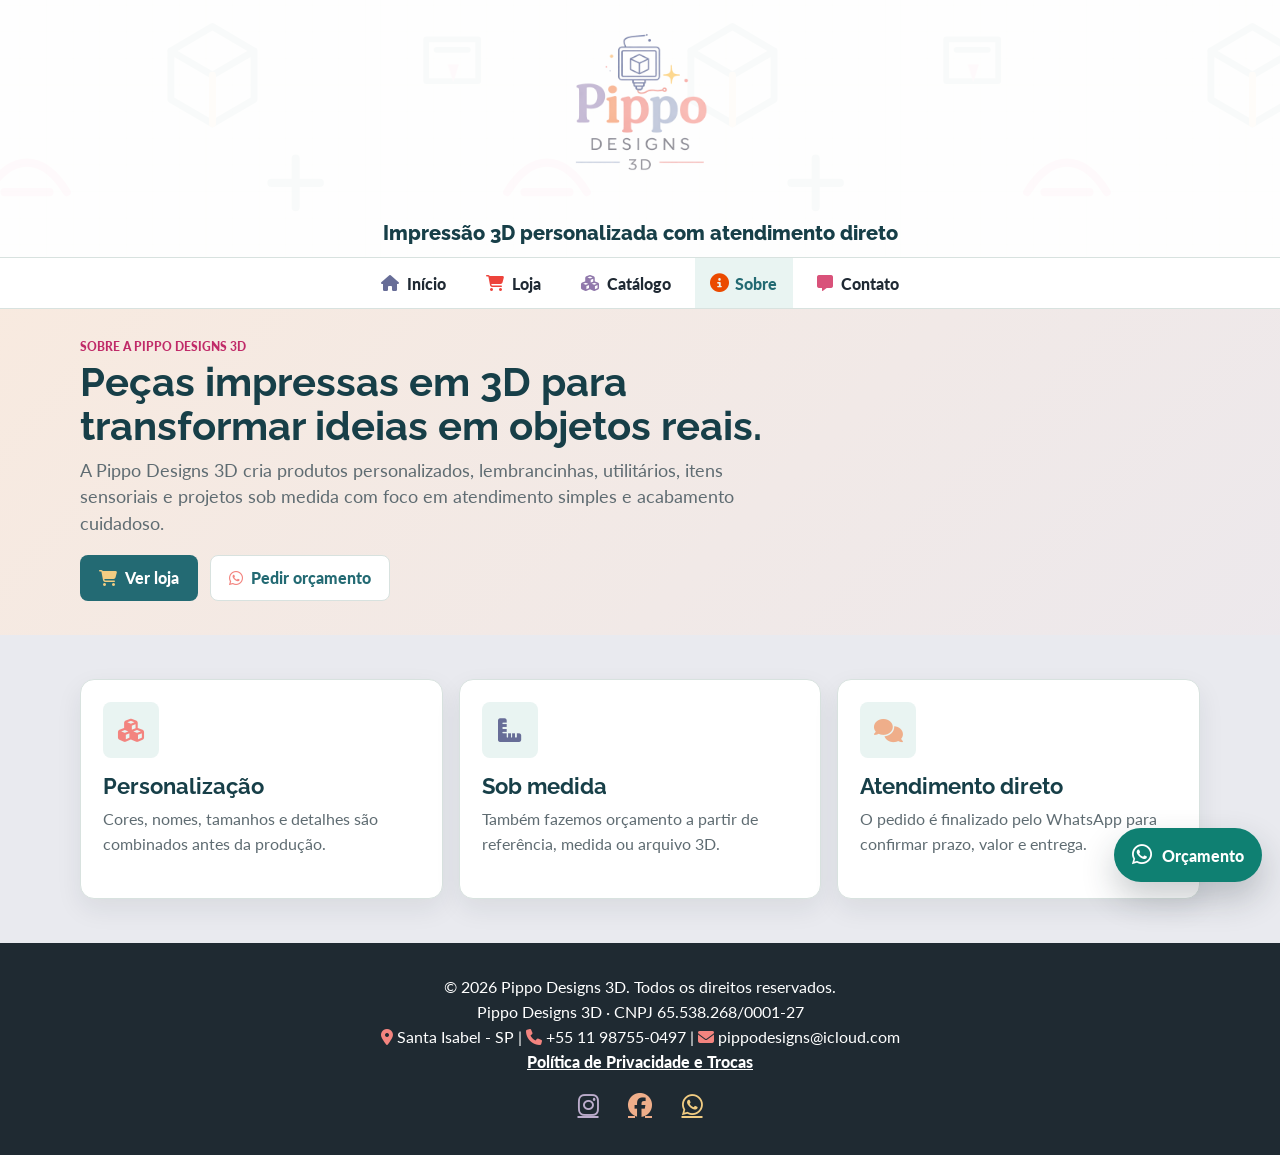
<file: sobre.html>
﻿<!DOCTYPE html>
<html lang="pt-br">
<head>
    <meta charset="UTF-8">
    <meta name="viewport" content="width=device-width, initial-scale=1.0">
    <title>Sobre - Pippo Designs 3D</title>
    <meta name="description" content="Conheça a Pippo Designs 3D, loja de impressão 3D personalizada para presentes, colecionáveis, itens sensoriais e projetos sob medida.">
    <link rel="canonical" href="https://pippodesigns3d.com.br/sobre.html">
    <meta property="og:type" content="website">
    <meta property="og:title" content="Sobre - Pippo Designs 3D">
    <meta property="og:description" content="Peças impressas em 3D para transformar ideias em objetos reais.">
    <meta property="og:url" content="https://pippodesigns3d.com.br/sobre.html">
    <meta property="og:image" content="https://pippodesigns3d.com.br/src/img/og-image.jpg">
    <meta property="og:image:width" content="1200">
    <meta property="og:image:height" content="630">
    <meta property="og:image:alt" content="Logo da Pippo Designs 3D">
    <meta property="og:site_name" content="Pippo Designs 3D">
    <meta property="og:locale" content="pt_BR">
    <meta name="twitter:card" content="summary_large_image">
    <link rel="stylesheet" href="src/estilo-global.css">
    <link rel="stylesheet" href="src/estilo-sobre.css">
    <link rel="stylesheet" href="https://cdnjs.cloudflare.com/ajax/libs/font-awesome/6.7.2/css/all.min.css">
    <link href="https://fonts.googleapis.com/css2?family=Raleway:wght@700;800;900&family=Lato:wght@400;700;900&display=swap" rel="stylesheet">
    <link rel="icon" type="image/png" sizes="32x32" href="src/img/favicon-32x32.png">
    <link rel="icon" type="image/png" sizes="64x64" href="src/img/pippo-designs-3d-favicon.png">
    <link rel="apple-touch-icon" sizes="180x180" href="src/img/apple-touch-icon.png">
    <script src="src/scripts.js" defer></script>
</head>
<body>
    <a href="#main-content" class="skip-link">Ir para o conteúdo</a>
    <header class="site-header">
        <a class="logo" href="index.html" aria-label="Pippo Designs 3D">
            <img src="src/img/pippo-designs-3d-logo.png" alt="Logo da Pippo Designs 3D">
        </a>
        <p>Impressão 3D personalizada com atendimento direto</p>
    </header>

    <nav aria-label="Menu principal">
        <button class="menu-icon" type="button" aria-label="Abrir menu" aria-expanded="false">
            <i class="fa-solid fa-bars"></i>
        </button>
        <ul class="menu">
            <li><a href="index.html"><i class="fa-solid fa-house"></i> Início</a></li>
            <li><a href="loja.html"><i class="fa-solid fa-cart-shopping"></i> Loja</a></li>
            <li><a href="produtos.html"><i class="fa-solid fa-cubes"></i> Catálogo</a></li>
            <li><a class="active" href="sobre.html"><i class="fa-solid fa-circle-info"></i> Sobre</a></li>
            <li><a href="contato.html"><i class="fa-solid fa-message"></i> Contato</a></li>
        </ul>
    </nav>

    <main id="main-content">
        <div class="secao secao--topo">
            <section class="conteudo topo-pagina">
                <span class="eyebrow">Sobre a Pippo Designs 3D</span>
                <h1>Peças impressas em 3D para transformar ideias em objetos reais.</h1>
                <p>A Pippo Designs 3D cria produtos personalizados, lembrancinhas, utilitários, itens sensoriais e projetos sob medida com foco em atendimento simples e acabamento cuidadoso.</p>
                <div class="topo-pagina-acoes">
                    <a class="btn primary" href="loja.html"><i class="fa-solid fa-cart-shopping"></i> Ver loja</a>
                    <a class="btn secondary" href="contato.html"><i class="fa-brands fa-whatsapp"></i> Pedir orçamento</a>
                </div>
            </section>
        </div>

        <div class="secao secao--azul revelar" data-reveal>
            <section class="about-grid conteudo" aria-label="Diferenciais">
                <article class="card">
                        <i class="fa-solid fa-cubes"></i>
                        <h2>Personalização</h2>
                        <p>Cores, nomes, tamanhos e detalhes são combinados antes da produção.</p>
                    </article>
                <article class="card">
                        <i class="fa-solid fa-ruler-combined"></i>
                        <h2>Sob medida</h2>
                        <p>Também fazemos orçamento a partir de referência, medida ou arquivo 3D.</p>
                    </article>
                <article class="card">
                        <i class="fa-solid fa-comments"></i>
                        <h2>Atendimento direto</h2>
                        <p>O pedido é finalizado pelo WhatsApp para confirmar prazo, valor e entrega.</p>
                    </article>
            </section>

            <!--
                FOTOS (3 fotos): para usar, apague as marcas de comentário deste bloco,
                salve as fotos em assets/img/sobre/ (de preferência em WebP, ~800px de largura)
                e troque os nomes em src e o texto em alt.

            <div class="about-photos conteudo">
                <figure><img src="assets/img/sobre/sobre-1.webp" alt="Descreva a foto 1 (ex.: a bancada com as impressoras)" loading="lazy"></figure>
                <figure><img src="assets/img/sobre/sobre-2.webp" alt="Descreva a foto 2 (ex.: peças prontas)" loading="lazy"></figure>
                <figure><img src="assets/img/sobre/sobre-3.webp" alt="Descreva a foto 3 (ex.: você na feira)" loading="lazy"></figure>
            </div>
            -->
        </div>
    </main>

    <a class="whatsapp-float" href="https://wa.me/5511987550497?text=Ol%C3%A1%2C%20Pippo%20Designs%203D!%20Quero%20fazer%20um%20or%C3%A7amento." target="_blank" rel="noreferrer" aria-label="Falar com a Pippo Designs 3D no WhatsApp">
        <i class="fa-brands fa-whatsapp"></i>
        <span>Orçamento</span>
    </a>

    <footer>
        <p>&copy; 2026 Pippo Designs 3D. Todos os direitos reservados.</p>
        <p>Pippo Designs 3D · CNPJ 65.538.268/0001-27</p>
        <p><i class="fa-solid fa-location-dot"></i> Santa Isabel - SP | <i class="fa-solid fa-phone"></i> +55 11 98755-0497 | <i class="fa-solid fa-envelope"></i> pippodesigns@icloud.com</p>
        <p class="footer-links"><a href="politica.html">Política de Privacidade e Trocas</a></p>
        <div class="redes-sociais">
            <a href="https://www.instagram.com/pippodesings3d/" target="_blank" rel="noreferrer" aria-label="Instagram"><i class="fab fa-instagram"></i></a>
            <a href="https://web.facebook.com/pippoarg/?_rdc=1&_rdr#" target="_blank" rel="noreferrer" aria-label="Facebook"><i class="fab fa-facebook"></i></a>
            <a href="https://wa.me/5511987550497" target="_blank" rel="noreferrer" aria-label="WhatsApp"><i class="fab fa-whatsapp"></i></a>
        </div>
    </footer>
</body>
</html>
</file>
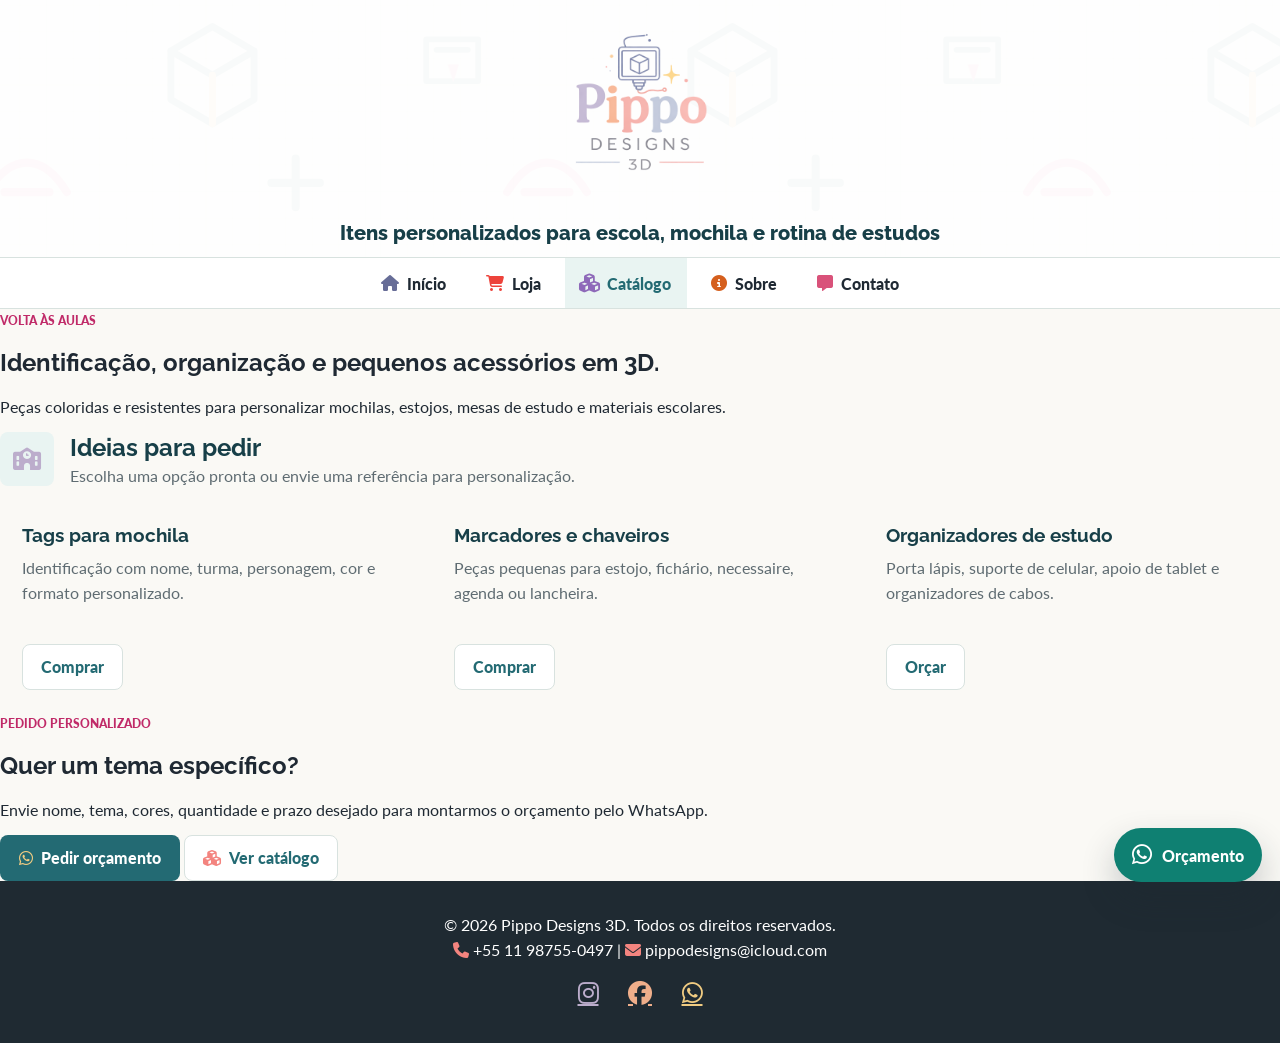
<file: volta-as-aulas.html>
﻿<!DOCTYPE html>
<html lang="pt-br">
<head>
    <meta charset="UTF-8">
    <meta name="viewport" content="width=device-width, initial-scale=1.0">
    <title>Volta às Aulas - Pippo Designs 3D</title>
    <link rel="stylesheet" href="src/estilo-global.css">
    <link rel="stylesheet" href="src/estilo-produtos.css">
    <link rel="stylesheet" href="https://cdnjs.cloudflare.com/ajax/libs/font-awesome/6.7.2/css/all.min.css">
    <link href="https://fonts.googleapis.com/css2?family=Raleway:wght@700;800;900&family=Lato:wght@400;700;900&display=swap" rel="stylesheet">
    <link rel="icon" type="image/png" href="src/img/pippo-designs-3d-favicon.png">
    <script src="src/scripts.js" defer></script>
</head>
<body>
    <header class="site-header">
        <a class="logo" href="index.html" aria-label="Pippo Designs 3D">
            <img src="src/img/pippo-designs-3d-logo.png" alt="Logo da Pippo Designs 3D">
        </a>
        <p>Itens personalizados para escola, mochila e rotina de estudos</p>
    </header>

    <nav>
        <button class="menu-icon" type="button" aria-label="Abrir menu" aria-expanded="false">
            <i class="fa-solid fa-bars"></i>
        </button>
        <ul class="menu">
            <li><a href="index.html"><i class="fa-solid fa-house"></i> Início</a></li>
            <li><a href="loja.html"><i class="fa-solid fa-cart-shopping"></i> Loja</a></li>
            <li><a class="active" href="produtos.html"><i class="fa-solid fa-cubes"></i> Catálogo</a></li>
            <li><a href="sobre.html"><i class="fa-solid fa-circle-info"></i> Sobre</a></li>
            <li><a href="contato.html"><i class="fa-solid fa-message"></i> Contato</a></li>
        </ul>
    </nav>

    <main class="catalog-page">
        <section class="page-heading">
            <span class="eyebrow">Volta às aulas</span>
            <h1>Identificação, organização e pequenos acessórios em 3D.</h1>
            <p>Peças coloridas e resistentes para personalizar mochilas, estojos, mesas de estudo e materiais escolares.</p>
        </section>

        <section class="catalog-section">
            <div class="category-heading">
                <i class="fa-solid fa-school"></i>
                <div>
                    <h2>Ideias para pedir</h2>
                    <p>Escolha uma opção pronta ou envie uma referência para personalização.</p>
                </div>
            </div>
            <div class="catalog-grid">
                <article class="catalog-card">
                    <h3>Tags para mochila</h3>
                    <p>Identificação com nome, turma, personagem, cor e formato personalizado.</p>
                    <a class="btn secondary" href="loja.html">Comprar</a>
                </article>
                <article class="catalog-card">
                    <h3>Marcadores e chaveiros</h3>
                    <p>Peças pequenas para estojo, fichário, necessaire, agenda ou lancheira.</p>
                    <a class="btn secondary" href="loja.html">Comprar</a>
                </article>
                <article class="catalog-card">
                    <h3>Organizadores de estudo</h3>
                    <p>Porta lápis, suporte de celular, apoio de tablet e organizadores de cabos.</p>
                    <a class="btn secondary" href="contato.html">Orçar</a>
                </article>
            </div>
        </section>

        <section class="pdf-feature">
            <div>
                <span class="eyebrow">Pedido personalizado</span>
                <h2>Quer um tema específico?</h2>
                <p>Envie nome, tema, cores, quantidade e prazo desejado para montarmos o orçamento pelo WhatsApp.</p>
            </div>
            <div class="catalog-actions">
                <a class="btn primary" href="contato.html"><i class="fa-brands fa-whatsapp"></i> Pedir orçamento</a>
                <a class="btn secondary" href="produtos.html"><i class="fa-solid fa-cubes"></i> Ver catálogo</a>
            </div>
        </section>
    </main>

    <a class="whatsapp-float" href="https://wa.me/5511987550497?text=Ol%C3%A1%2C%20Pippo%20Designs%203D!%20Quero%20fazer%20um%20or%C3%A7amento." target="_blank" rel="noreferrer" aria-label="Falar com a Pippo Designs 3D no WhatsApp">
        <i class="fa-brands fa-whatsapp"></i>
        <span>Orçamento</span>
    </a>

    <footer>
        <p>&copy; 2026 Pippo Designs 3D. Todos os direitos reservados.</p>
        <p><i class="fa-solid fa-phone"></i> +55 11 98755-0497 | <i class="fa-solid fa-envelope"></i> pippodesigns@icloud.com</p>
        <div class="redes-sociais">
            <a href="https://www.instagram.com/pippodesings3d/" target="_blank" rel="noreferrer" aria-label="Instagram"><i class="fab fa-instagram"></i></a>
            <a href="https://web.facebook.com/pippoarg/?_rdc=1&_rdr#" target="_blank" rel="noreferrer" aria-label="Facebook"><i class="fab fa-facebook"></i></a>
            <a href="https://wa.me/5511987550497" target="_blank" rel="noreferrer" aria-label="WhatsApp"><i class="fab fa-whatsapp"></i></a>
        </div>
    </footer>
</body>
</html>
</file>
<file: src/estilo-global.css>
:root {
    --primary-color: #236a73;
    --primary-dark: #173f48;
    --secondary-color: #e94b8b;
    --accent-color: #f2b84b;
    --background-color: #faf9f5;
    --surface-color: #ffffff;
    --soft-color: #e9f4f2;
    --text-color: #1f2933;
    --muted-color: #5f6c72;
    --border-color: #d8e2df;
    --footer-bg-color: #1f2a32;
    --footer-text-color: #ffffff;
    --shadow: 0 18px 42px rgba(31, 41, 51, 0.1);
    --font-family: "Lato", Arial, sans-serif;

    /* Paleta oficial do logo, usada nos ícones do site */
    --pippo-lilas: #BCADCC;
    --pippo-pessego: #EFAE8A;
    --pippo-rosa: #F4A9A6;
    --pippo-azul: #B5BFDB;
    --pippo-amarelo: #F1CC82;
    --pippo-coral: #F3847F;
    --pippo-marinho: #676D97;
    --pippo-cinza: #78797A;

    /* Versões mais escuras (contraste >= 3,4:1 em fundo claro) para ícones sobre branco */
    --pippo-lilas-escuro: #9078ab;
    --pippo-pessego-escuro: #d55f1d;
    --pippo-rosa-escuro: #d9527a;
    --pippo-coral-escuro: #ed433b;

    /* Fundos claros das seções e sombras dos cards */
    --tint-lilas: rgba(188, 173, 204, 0.22);
    --tint-pessego: rgba(239, 174, 138, 0.2);
    --tint-azul: rgba(181, 191, 219, 0.26);
    --card-shadow: 0 10px 26px rgba(31, 41, 51, 0.08);
    --card-shadow-hover: 0 18px 38px rgba(31, 41, 51, 0.16);
}

* {
    box-sizing: border-box;
}

html {
    scroll-behavior: smooth;
    overflow-x: hidden;
}

body {
    min-width: 320px;
    margin: 0;
    color: var(--text-color);
    background: var(--background-color);
    font-family: var(--font-family);
    overflow-x: hidden;
}

body.menu-open {
    overflow: hidden;
}

a {
    color: inherit;
}

img {
    max-width: 100%;
}

.site-header {
    background-image: linear-gradient(rgba(255, 255, 255, 0.88), rgba(255, 255, 255, 0.88)), url("img/bg-header-3d.svg");
    background-size: 520px;
    background-position: center;
    text-align: center;
    padding: 10px 20px 12px;
    font-family: "Raleway", var(--font-family);
}

.logo {
    display: inline-flex;
}

.logo img {
    width: min(300px, 82vw);
    height: auto;
}

.site-header p {
    max-width: 840px;
    margin: 8px auto 0;
    color: var(--primary-dark);
    font-size: clamp(1rem, 2vw, 1.22rem);
    font-weight: 800;
}

body > nav {
    position: sticky;
    top: 0;
    z-index: 10;
    background: rgba(255, 255, 255, 0.96);
    border-top: 1px solid var(--border-color);
    border-bottom: 1px solid var(--border-color);
    backdrop-filter: blur(10px);
}

nav ul {
    display: flex;
    justify-content: center;
    gap: 8px;
    padding: 0;
    margin: 0;
    list-style: none;
}

nav ul li a {
    min-height: 50px;
    display: flex;
    align-items: center;
    justify-content: center;
    gap: 8px;
    padding: 12px 16px;
    color: var(--text-color);
    font-weight: 900;
    text-decoration: none;
    transition: background-color 0.2s ease, color 0.2s ease;
}

nav ul li a:hover,
nav ul li a.active {
    background: var(--soft-color);
    color: var(--primary-color);
}

nav ul li a i {
    color: var(--pippo-marinho);
    transition: transform 0.25s ease, filter 0.25s ease;
}

nav ul li:nth-child(2) a i { color: var(--pippo-coral-escuro); }
nav ul li:nth-child(3) a i { color: var(--pippo-lilas-escuro); }
nav ul li:nth-child(4) a i { color: var(--pippo-pessego-escuro); }
nav ul li:nth-child(5) a i { color: var(--pippo-rosa-escuro); }

nav ul li a:hover i,
nav ul li a.active i {
    transform: scale(1.18);
    filter: saturate(1.7) brightness(0.92);
}

.dropdown-content {
    display: none;
}

.menu-icon {
    display: none;
    width: 48px;
    height: 48px;
    margin: 0 auto;
    border: 0;
    background: transparent;
    color: var(--primary-color);
    font-size: 1.35rem;
    cursor: pointer;
}

main {
    min-height: 58vh;
}

h1,
h2,
h3 {
    font-family: "Raleway", var(--font-family);
    letter-spacing: 0;
}

.eyebrow {
    display: inline-flex;
    color: #c02a68;
    font-size: 0.78rem;
    font-weight: 900;
    letter-spacing: 0;
    text-transform: uppercase;
}

.btn {
    min-height: 46px;
    display: inline-flex;
    align-items: center;
    justify-content: center;
    gap: 8px;
    padding: 12px 18px;
    border: 1px solid transparent;
    border-radius: 8px;
    font: inherit;
    font-weight: 900;
    line-height: 1.1;
    text-align: center;
    text-decoration: none;
    cursor: pointer;
}

.btn.primary {
    background: var(--primary-color);
    color: #ffffff;
}

.btn.primary:hover {
    background: var(--primary-dark);
}

.btn.secondary {
    background: #ffffff;
    color: var(--primary-color);
    border-color: var(--border-color);
}

.btn.secondary:hover {
    border-color: var(--primary-color);
}

.btn i {
    color: var(--pippo-amarelo);
    transition: transform 0.25s ease, filter 0.25s ease;
}

.btn.secondary i {
    color: var(--pippo-coral);
}

.btn:hover i {
    transform: scale(1.18);
    filter: saturate(1.7) brightness(0.95);
}

.text-link {
    color: var(--primary-color);
    font-weight: 900;
    text-decoration: none;
}

.text-link i {
    color: var(--pippo-marinho);
    transition: transform 0.25s ease;
}

.text-link:hover i {
    transform: translateX(3px);
}

.whatsapp-float {
    position: fixed;
    right: 18px;
    bottom: 18px;
    z-index: 20;
    min-height: 54px;
    display: inline-flex;
    align-items: center;
    gap: 10px;
    padding: 14px 18px;
    border-radius: 999px;
    background: #0f8072;
    color: #ffffff;
    font-weight: 900;
    text-decoration: none;
    box-shadow: 0 16px 34px rgba(31, 41, 51, 0.24);
    transition: transform 0.2s ease, box-shadow 0.2s ease;
}

.whatsapp-float:hover {
    transform: translateY(-3px);
    box-shadow: 0 20px 42px rgba(31, 41, 51, 0.28);
}

.whatsapp-float i {
    font-size: 1.45rem;
}

input:not([type="radio"]):not([type="checkbox"]),
textarea,
select {
    width: 100%;
    min-height: 44px;
    padding: 11px 12px;
    border: 1px solid var(--border-color);
    border-radius: 8px;
    background: #ffffff;
    color: var(--text-color);
    font: inherit;
    font-size: 16px;
}

input[type="radio"],
input[type="checkbox"] {
    width: auto;
    min-height: 0;
    margin: 0;
    accent-color: var(--primary-color);
}

textarea {
    resize: vertical;
}

input:not([type="radio"]):not([type="checkbox"]):focus,
textarea:focus,
select:focus {
    outline: 3px solid rgba(35, 106, 115, 0.16);
    border-color: var(--primary-color);
}

a:focus-visible,
button:focus-visible {
    outline: 3px solid var(--pippo-marinho);
    outline-offset: 3px;
}

footer a:focus-visible {
    outline-color: var(--pippo-lilas);
}

footer {
    margin-top: 0;
    padding: 28px 20px;
    background: var(--footer-bg-color);
    color: var(--footer-text-color);
    text-align: center;
}

footer p {
    margin: 6px 0;
}

footer p i {
    color: var(--pippo-coral);
}

footer .footer-links a {
    color: var(--footer-text-color);
    font-weight: 900;
    text-decoration: underline;
}

footer .redes-sociais {
    margin-top: 12px;
}

footer .redes-sociais a {
    display: inline-flex;
    align-items: center;
    justify-content: center;
    min-width: 44px;
    min-height: 44px;
    color: var(--pippo-lilas);
    margin: 0 2px;
    font-size: 1.5rem;
    transition: transform 0.25s ease, filter 0.25s ease;
}

footer .redes-sociais a:nth-child(2) { color: var(--pippo-pessego); }
footer .redes-sociais a:nth-child(3) { color: var(--pippo-amarelo); }

footer .redes-sociais a:hover {
    transform: scale(1.18);
    filter: saturate(1.7) brightness(1.05);
}

@media (max-width: 768px) {
    .site-header {
        padding: 12px 16px 14px;
        background-size: 360px;
    }

    .logo img {
        width: min(300px, 78vw);
    }

    .site-header p {
        font-size: 0.96rem;
        line-height: 1.35;
    }

    body > nav {
        top: 0;
        padding: 0;
        box-shadow: 0 10px 24px rgba(31, 41, 51, 0.08);
    }

    .menu-icon {
        min-height: 52px;
        display: flex;
        align-items: center;
        justify-content: center;
        gap: 10px;
        width: min(calc(100% - 24px), 360px);
        max-width: 360px;
        margin: 8px auto;
        border: 1px solid rgba(35, 106, 115, 0.18);
        border-radius: 8px;
        background: var(--primary-color);
        color: #ffffff;
        font: inherit;
        font-weight: 900;
        box-shadow: 0 10px 22px rgba(35, 106, 115, 0.22);
        transition: background-color 0.2s ease, transform 0.2s ease, box-shadow 0.2s ease;
    }

    .menu-icon::after {
        content: "Menu";
    }

    .menu-icon[aria-expanded="true"] {
        background: var(--primary-dark);
        box-shadow: 0 14px 28px rgba(23, 63, 72, 0.26);
    }

    .menu-icon[aria-expanded="true"]::after {
        content: "Fechar";
    }

    .menu-icon:active {
        transform: scale(0.98);
    }

    .menu-icon i {
        width: 20px;
        text-align: center;
    }

    .menu {
        width: 100%;
        max-height: 0;
        display: grid;
        grid-template-columns: repeat(2, minmax(0, 1fr));
        gap: 8px;
        overflow: hidden;
        padding: 0 12px;
        border-top: 1px solid transparent;
        opacity: 0;
        visibility: hidden;
        pointer-events: none;
        transform: translateY(-6px) scale(0.96);
        transform-origin: top center;
        transition: max-height 0.25s ease, opacity 0.25s ease, padding 0.2s ease, transform 0.25s ease, border-color 0.2s ease, visibility 0s linear 0.25s;
    }

    .menu.active {
        max-height: 340px;
        padding: 8px 12px 12px;
        border-top-color: var(--border-color);
        opacity: 1;
        visibility: visible;
        pointer-events: auto;
        transform: translateY(0) scale(1);
        transition-delay: 0s;
    }

    .menu li {
        width: 100%;
    }

    .menu li:last-child:nth-child(odd) {
        grid-column: 1 / -1;
    }

    .menu li:last-child:nth-child(odd) a {
        flex-direction: row;
    }

    nav ul li a {
        min-height: 72px;
        flex-direction: column;
        justify-content: center;
        gap: 6px;
        padding: 10px 6px;
        font-size: 0.82rem;
        line-height: 1.15;
        text-align: center;
        border: 1px solid var(--border-color);
        border-radius: 8px;
        background: #ffffff;
        box-shadow: 0 8px 18px rgba(31, 41, 51, 0.05);
    }

    nav ul li a i {
        width: 20px;
        text-align: center;
    }

    nav ul li a.active {
        border-color: rgba(35, 106, 115, 0.28);
    }

    .btn {
        min-height: 48px;
        padding: 13px 16px;
    }

    .whatsapp-float {
        right: max(14px, env(safe-area-inset-right));
        bottom: max(14px, env(safe-area-inset-bottom));
        width: 54px;
        justify-content: center;
        padding: 0;
    }

    .whatsapp-float span {
        position: absolute;
        width: 1px;
        height: 1px;
        overflow: hidden;
        clip: rect(0, 0, 0, 0);
        white-space: nowrap;
    }

    footer {
        padding: 24px 16px calc(80px + env(safe-area-inset-bottom));
    }
}

/* ── Lightbox ── */
.lightbox-overlay {
    position: fixed;
    inset: 0;
    z-index: 100;
    display: flex;
    align-items: center;
    justify-content: center;
    padding: 20px;
    background: rgba(15, 20, 25, 0.88);
    backdrop-filter: blur(6px);
    opacity: 0;
    pointer-events: none;
    transition: opacity 0.22s ease;
}

.lightbox-overlay.active {
    opacity: 1;
    pointer-events: auto;
}

body.lightbox-open {
    overflow: hidden;
}

.lightbox-close {
    position: absolute;
    top: 16px;
    right: 16px;
    width: 44px;
    height: 44px;
    display: grid;
    place-items: center;
    border: 1px solid rgba(255, 255, 255, 0.2);
    border-radius: 8px;
    background: rgba(255, 255, 255, 0.1);
    color: #ffffff;
    font-size: 1.2rem;
    cursor: pointer;
    transition: background-color 0.15s ease;
}

.lightbox-close:hover {
    background: rgba(255, 255, 255, 0.22);
}

.lightbox-content {
    max-width: min(880px, calc(100vw - 80px));
    max-height: calc(100vh - 80px);
    display: flex;
    flex-direction: column;
    align-items: center;
    gap: 14px;
}

.lightbox-img {
    max-width: 100%;
    max-height: calc(100vh - 140px);
    border-radius: 8px;
    object-fit: contain;
    box-shadow: 0 24px 56px rgba(0, 0, 0, 0.52);
    transform: scale(0.94);
    transition: transform 0.22s ease;
}

.lightbox-overlay.active .lightbox-img {
    transform: scale(1);
}

.lightbox-caption {
    margin: 0;
    color: rgba(255, 255, 255, 0.82);
    font-size: 0.92rem;
    font-weight: 900;
    text-align: center;
}

[data-lightbox] {
    cursor: zoom-in;
}

/* ── Carrinho flutuante global ── */
.global-cart-badge {
    position: fixed;
    left: max(14px, env(safe-area-inset-left));
    bottom: max(18px, env(safe-area-inset-bottom));
    z-index: 20;
    min-height: 50px;
    display: inline-flex;
    align-items: center;
    gap: 9px;
    padding: 12px 16px;
    border-radius: 999px;
    background: var(--primary-dark);
    color: #ffffff;
    font-size: 0.92rem;
    font-weight: 900;
    text-decoration: none;
    box-shadow: 0 16px 34px rgba(31, 41, 51, 0.24);
    transition: transform 0.2s ease, box-shadow 0.2s ease;
}

.global-cart-badge[hidden] {
    display: none;
}

.global-cart-badge:hover {
    transform: translateY(-2px);
    box-shadow: 0 20px 42px rgba(31, 41, 51, 0.28);
}

.global-cart-badge i {
    color: var(--pippo-coral);
    font-size: 1.1rem;
}

/* ── Validação de formulário ── */
.field-error {
    display: block;
    color: #c0021a;
    font-size: 0.82rem;
    font-weight: 700;
    min-height: 1em;
}

input.is-invalid,
textarea.is-invalid {
    border-color: #c0021a;
}

input.is-invalid:focus,
textarea.is-invalid:focus {
    outline: 3px solid rgba(192, 2, 26, 0.16);
    border-color: #c0021a;
}

input.is-valid,
textarea.is-valid {
    border-color: #22823a;
}

/* ── Skip to content ── */
.skip-link {
    position: absolute;
    left: 0;
    top: -100%;
    z-index: 9999;
    padding: 10px 18px;
    background: var(--primary-dark);
    color: #ffffff;
    font-weight: 900;
    text-decoration: none;
    transition: top 0.15s ease;
}

.skip-link:focus {
    top: 0;
}

/* ── Scroll to top ── */
.scroll-to-top {
    position: fixed;
    right: max(18px, env(safe-area-inset-right));
    bottom: max(88px, calc(88px + env(safe-area-inset-bottom)));
    z-index: 19;
    width: 44px;
    height: 44px;
    display: grid;
    place-items: center;
    border: 1px solid var(--border-color);
    border-radius: 8px;
    background: rgba(255, 255, 255, 0.92);
    color: var(--pippo-marinho);
    font-size: 1rem;
    cursor: pointer;
    box-shadow: 0 10px 22px rgba(31, 41, 51, 0.12);
    backdrop-filter: blur(6px);
    transition: transform 0.25s ease, box-shadow 0.2s ease, filter 0.25s ease;
}

.scroll-to-top[hidden] {
    display: none;
}

.scroll-to-top:hover {
    transform: translateY(-2px);
    box-shadow: 0 14px 28px rgba(31, 41, 51, 0.16);
}

/* ── Loading spinner animation ── */
@keyframes spin {
    to { transform: rotate(360deg); }
}

.product-loading .product-symbol i {
    animation: spin 1s linear infinite;
}

/* ── Prefers reduced motion ── */
@media (prefers-reduced-motion: reduce) {
    *,
    *::before,
    *::after {
        animation-duration: 0.01ms !important;
        animation-iteration-count: 1 !important;
        transition-duration: 0.01ms !important;
    }
}

@media (max-width: 430px) {
    .site-header p {
        font-size: 0.9rem;
    }

    nav ul li a {
        padding: 10px 6px;
    }

}

/* ── Mobile: flutuantes e áreas de toque de 44px ── */
@media (max-width: 768px) {
    .scroll-to-top {
        display: none;
    }

    footer .footer-links a,
    .contact-cards .text-link,
    .featured .text-link {
        display: inline-flex;
        align-items: center;
        min-height: 44px;
    }
}

/* ── Padrões visuais da home, reaproveitáveis em todas as páginas ── */
.conteudo {
    width: min(1120px, calc(100% - 32px));
    margin: 0 auto;
}

.conteudo--leitura {
    width: min(880px, calc(100% - 32px));
}

.secao {
    padding: 44px 0;
}

.secao--topo {
    padding: 26px 0 34px;
    background: linear-gradient(135deg, var(--tint-pessego), var(--tint-lilas));
}

.secao--compacta {
    padding: 18px 0 30px;
}

.secao--pessego {
    background: var(--tint-pessego);
}

.secao--lilas {
    background: var(--tint-lilas);
}

.secao--azul {
    background: var(--tint-azul);
}

.secao-titulo {
    max-width: 720px;
    margin-bottom: 22px;
}

.secao-titulo h2 {
    margin: 6px 0 0;
    color: var(--primary-dark);
    font-size: clamp(1.6rem, 4vw, 2.4rem);
    line-height: 1.12;
}

.secao-titulo p {
    margin: 10px 0 0;
    color: var(--muted-color);
    line-height: 1.55;
}

.secao-cta {
    display: flex;
    justify-content: center;
    margin-top: 26px;
}

.topo-pagina h1 {
    max-width: 760px;
    margin: 6px 0 10px;
    color: var(--primary-dark);
    font-size: clamp(1.7rem, 3.6vw, 2.5rem);
    line-height: 1.1;
}

.topo-pagina p {
    max-width: 680px;
    margin: 0;
    color: var(--muted-color);
    font-size: clamp(1rem, 1.8vw, 1.1rem);
    line-height: 1.5;
}

.topo-pagina-acoes {
    display: flex;
    flex-wrap: wrap;
    gap: 12px;
    margin-top: 18px;
}

.card,
.shop-card {
    border: 1px solid var(--border-color);
    border-radius: 14px;
    background: var(--surface-color);
    box-shadow: var(--card-shadow);
    transition: translate 0.25s ease, box-shadow 0.25s ease;
}

.card:hover,
.shop-card:hover {
    translate: 0 -5px;
    box-shadow: var(--card-shadow-hover);
}

.card--estatico:hover {
    translate: none;
    box-shadow: var(--card-shadow);
}

.selo {
    display: inline-block;
    padding: 6px 10px;
    border-radius: 999px;
    background: var(--pippo-lilas);
    color: #33294d;
    font-size: 0.75rem;
    font-weight: 900;
    line-height: 1.1;
    box-shadow: 0 4px 10px rgba(31, 41, 51, 0.16);
}

.selo--mais-vendido {
    background: var(--pippo-amarelo);
    color: #4a3200;
}

.selo--novo {
    background: var(--pippo-lilas);
    color: #33294d;
}

.selo--pronta-entrega {
    background: var(--pippo-azul);
    color: #232a4d;
}

.selo--encomenda {
    background: var(--pippo-lilas);
    color: #33294d;
    font-weight: 800;
    box-shadow: none;
}

.faixa-cta {
    padding: 38px 0;
    background: linear-gradient(115deg, var(--pippo-lilas) 0%, var(--pippo-rosa) 38%, var(--pippo-pessego) 70%, var(--pippo-amarelo) 100%);
}

.faixa-cta__conteudo {
    display: flex;
    align-items: center;
    justify-content: space-between;
    gap: 24px;
}

.faixa-cta h2 {
    max-width: 640px;
    margin: 0;
    color: var(--primary-dark);
    font-size: clamp(1.4rem, 3.4vw, 2.1rem);
    line-height: 1.15;
}

.faixa-cta .btn {
    flex-shrink: 0;
    box-shadow: 0 10px 22px rgba(23, 63, 72, 0.22);
}

.js-reveal .revelar:not(.is-visible) {
    opacity: 0;
    transform: translateY(22px);
}

.js-reveal .revelar {
    transition: opacity 0.6s ease, transform 0.6s ease;
}

@media (prefers-reduced-motion: reduce) {
    .js-reveal .revelar:not(.is-visible) {
        opacity: 1;
        transform: none;
    }

    .card,
    .shop-card {
        transition: none;
    }
}

@media (max-width: 900px) {
    .faixa-cta__conteudo {
        align-items: flex-start;
        flex-direction: column;
    }
}

@media (max-width: 620px) {
    .conteudo,
    .conteudo--leitura {
        width: min(100% - 24px, 1120px);
    }

    .site-header {
        padding: 6px 16px 8px;
    }

    .logo img {
        width: min(180px, 52vw);
    }

    .site-header p {
        display: none;
    }

    .secao {
        padding: 32px 0;
    }

    .secao--topo {
        padding: 14px 0 22px;
    }

    .secao--compacta {
        padding: 10px 0 24px;
    }

    .secao-titulo {
        margin-bottom: 16px;
    }

    .secao-titulo h2 {
        font-size: clamp(1.45rem, 6.6vw, 1.9rem);
    }

    .topo-pagina h1 {
        font-size: clamp(1.55rem, 7.2vw, 1.95rem);
    }

    .topo-pagina p {
        font-size: 0.98rem;
        line-height: 1.4;
    }

    .topo-pagina-acoes {
        display: grid;
        gap: 10px;
    }

    .topo-pagina-acoes .btn,
    .secao-cta .btn,
    .faixa-cta .btn {
        width: 100%;
    }
}

@media (max-width: 430px) {
    .conteudo,
    .conteudo--leitura {
        width: min(100% - 20px, 1120px);
    }
}
</file>
<file: src/estilo-index.css>
/* Estilos exclusivos da home. Faixas, cards, selos e animações ficam no CSS global. */

/* ── Topo (hero) ── */
.hero {
    display: grid;
    grid-template-columns: minmax(0, 1.05fr) minmax(0, 0.95fr);
    gap: 36px;
    align-items: center;
}

.hero h1 {
    max-width: 560px;
    margin: 0 0 12px;
    color: var(--primary-dark);
    font-size: clamp(1.8rem, 4.2vw, 3rem);
    line-height: 1.08;
}

.hero p {
    max-width: 520px;
    margin: 0;
    color: var(--muted-color);
    font-size: clamp(1rem, 2vw, 1.15rem);
    line-height: 1.5;
}

.hero-actions {
    display: flex;
    flex-wrap: wrap;
    gap: 12px;
    margin-top: 22px;
}

.hero-carousel {
    position: relative;
    width: min(100%, 400px);
    aspect-ratio: 1 / 1;
    justify-self: end;
    overflow: hidden;
    border-radius: 18px;
    background: #ffffff;
    box-shadow: var(--shadow);
}

.carousel-track {
    height: 100%;
    display: flex;
    overflow-x: auto;
    scroll-snap-type: x mandatory;
    scrollbar-width: none;
    -webkit-overflow-scrolling: touch;
}

.carousel-track::-webkit-scrollbar {
    display: none;
}

.carousel-slide {
    flex: 0 0 100%;
    height: 100%;
    display: block;
    scroll-snap-align: center;
}

.carousel-slide img,
.carousel-slide video {
    width: 100%;
    height: 100%;
    display: block;
    object-fit: cover;
}

.carousel-btn {
    position: absolute;
    top: 50%;
    width: 44px;
    height: 44px;
    display: grid;
    place-items: center;
    border: 0;
    border-radius: 50%;
    background: rgba(255, 255, 255, 0.92);
    color: var(--pippo-marinho);
    box-shadow: 0 6px 16px rgba(31, 41, 51, 0.18);
    cursor: pointer;
    transform: translateY(-50%);
    transition: background-color 0.25s ease, scale 0.25s ease;
}

.carousel-btn:hover {
    background: #ffffff;
    scale: 1.08;
}

.carousel-prev {
    left: 8px;
}

.carousel-next {
    right: 8px;
}

.carousel-dots {
    position: absolute;
    right: 0;
    bottom: 4px;
    left: 0;
    display: flex;
    justify-content: center;
}

.carousel-dot {
    width: 44px;
    height: 44px;
    padding: 0;
    border: 0;
    background: transparent;
    cursor: pointer;
}

.carousel-dot::before {
    content: "";
    display: block;
    width: 10px;
    height: 10px;
    margin: auto;
    border: 2px solid #ffffff;
    border-radius: 50%;
    background: rgba(31, 41, 51, 0.35);
    transition: background-color 0.25s ease, scale 0.25s ease;
}

.carousel-dot.active::before {
    background: var(--pippo-coral);
    scale: 1.3;
}

/* ── Categorias ── */
.cat-grid {
    display: grid;
    grid-template-columns: repeat(6, minmax(0, 1fr));
    gap: 14px;
    padding: 0;
    margin: 0;
    list-style: none;
}

.cat-card {
    position: relative;
    display: block;
    aspect-ratio: 4 / 5;
    overflow: hidden;
}

.cat-card img {
    width: 100%;
    height: 100%;
    display: block;
    object-fit: cover;
    transition: scale 0.4s ease;
}

.cat-card:hover img {
    scale: 1.05;
}

.cat-zoom {
    object-position: 46% 60%;
    scale: 2.1;
    transform-origin: 46% 60%;
}

.cat-card:hover .cat-zoom {
    scale: 2.2;
}

.cat-label {
    position: absolute;
    right: 0;
    bottom: 0;
    left: 0;
    padding: 34px 12px 12px;
    background: linear-gradient(transparent, rgba(23, 63, 72, 0.9));
    color: #ffffff;
    font-family: "Raleway", var(--font-family);
    font-size: 1.05rem;
    font-weight: 900;
    line-height: 1.15;
}

.cat-label small {
    display: block;
    margin-top: 4px;
    font-family: var(--font-family);
    font-size: 0.78rem;
    font-weight: 700;
    opacity: 0.92;
}

/* ── Feira e confiança ── */
.fair-facts {
    display: flex;
    flex-wrap: wrap;
    gap: 10px;
    padding: 0;
    margin: 0;
    list-style: none;
}

.fair-facts li {
    display: inline-flex;
    align-items: center;
    gap: 8px;
    padding: 10px 16px;
    border-radius: 999px;
    background: #ffffff;
    color: var(--primary-dark);
    font-weight: 900;
    box-shadow: var(--card-shadow);
}

.fair-facts li:nth-child(1) i {
    color: var(--pippo-coral-escuro);
}

.fair-facts li:nth-child(2) i {
    color: var(--pippo-lilas-escuro);
}

.fair-facts li:nth-child(3) i {
    color: var(--pippo-pessego-escuro);
}

.fair-photos,
.testimonials {
    display: grid;
    grid-template-columns: repeat(3, minmax(0, 1fr));
    gap: 16px;
    margin-top: 24px;
}

.fair-photos figure {
    margin: 0;
    aspect-ratio: 4 / 3;
    overflow: hidden;
    border-radius: 14px;
    box-shadow: var(--card-shadow);
}

.fair-photos img {
    width: 100%;
    height: 100%;
    display: block;
    object-fit: cover;
}

.testimonial {
    margin: 0;
    padding: 20px;
}

.testimonial p {
    margin: 0 0 12px;
    color: var(--text-color);
    line-height: 1.55;
}

.testimonial footer {
    padding: 0;
    margin: 0;
    background: none;
    color: var(--primary-dark);
    font-weight: 900;
    text-align: left;
}

/* ── Serviços, como funciona e FAQ ── */
.service-grid,
.steps {
    display: grid;
    grid-template-columns: repeat(3, 1fr);
    gap: 16px;
}

.service-grid article,
.steps article {
    padding: 22px;
}

.service-grid i {
    color: var(--pippo-coral);
    font-size: 1.8rem;
    transition: transform 0.25s ease, filter 0.25s ease;
}

.service-grid article:nth-child(2) i { color: var(--pippo-marinho); }
.service-grid article:nth-child(3) i { color: var(--pippo-pessego); }

.service-grid article:hover i {
    transform: scale(1.15);
    filter: saturate(1.7) brightness(0.92);
}

.service-grid h2,
.steps h3 {
    margin-bottom: 8px;
    color: var(--primary-dark);
}

.service-grid p,
.steps p {
    color: var(--muted-color);
    line-height: 1.5;
}

.split-section {
    display: grid;
    grid-template-columns: minmax(240px, 0.75fr) minmax(0, 1.25fr);
    gap: 28px;
    align-items: start;
}

.split-section h2 {
    margin: 8px 0 0;
    color: var(--primary-dark);
    font-size: clamp(1.7rem, 4vw, 2.6rem);
}

.steps strong {
    width: 38px;
    height: 38px;
    display: grid;
    place-items: center;
    border-radius: 8px;
    background: var(--soft-color);
    color: var(--primary-color);
    font-size: 1.1rem;
}

.faq-section {
    display: grid;
    grid-template-columns: minmax(240px, 0.75fr) minmax(0, 1.25fr);
    gap: 28px;
    align-items: start;
}

.faq-heading h2 {
    margin: 8px 0 10px;
    color: var(--primary-dark);
    font-size: clamp(1.7rem, 4vw, 2.6rem);
}

.faq-heading p {
    color: var(--muted-color);
    line-height: 1.55;
}

.faq-list {
    display: grid;
    gap: 12px;
}

.faq-item {
    overflow: hidden;
    border: 1px solid var(--border-color);
    border-radius: 8px;
    background: var(--surface-color);
}

.faq-question {
    width: 100%;
    min-height: 58px;
    display: flex;
    align-items: center;
    justify-content: space-between;
    gap: 18px;
    padding: 16px 18px;
    border: 0;
    background: transparent;
    color: var(--primary-dark);
    font: inherit;
    font-weight: 900;
    text-align: left;
    cursor: pointer;
}

.faq-question i {
    color: var(--pippo-marinho);
    transition: transform 0.2s ease;
}

.faq-answer {
    max-height: 0;
    overflow: hidden;
    transition: max-height 0.25s ease;
}

.faq-answer p {
    margin: 0;
    padding: 0 18px 18px;
    color: var(--muted-color);
    line-height: 1.6;
}

.faq-item.active .faq-answer {
    max-height: 180px;
}

.faq-item.active .faq-question i {
    transform: rotate(180deg);
}

@media (prefers-reduced-motion: reduce) {
    .cat-card img {
        transition: none;
    }
}

@media (max-width: 900px) {
    .hero {
        gap: 18px;
    }

    .service-grid,
    .steps,
    .fair-photos,
    .testimonials {
        grid-template-columns: 1fr;
    }

    .split-section,
    .faq-section {
        grid-template-columns: 1fr;
    }
}

@media (max-width: 768px) {
    .hero {
        grid-template-columns: 1fr;
    }

    .hero-carousel {
        order: -1;
        width: 100%;
        aspect-ratio: 16 / 9;
        justify-self: stretch;
    }

    .cat-grid {
        display: flex;
        gap: 12px;
        padding: 2px 16px 12px;
        margin: 0 -16px;
        overflow-x: auto;
        scroll-padding-left: 16px;
        scroll-snap-type: x mandatory;
        scrollbar-width: none;
    }

    .cat-grid::-webkit-scrollbar {
        display: none;
    }

    .cat-grid li {
        flex: 0 0 min(58%, 220px);
        scroll-snap-align: start;
    }
}

@media (max-width: 620px) {
    .cat-grid {
        padding-right: 12px;
        padding-left: 12px;
        margin-right: -12px;
        margin-left: -12px;
        scroll-padding-left: 12px;
    }

    .hero-content {
        text-align: center;
    }

    .hero h1 {
        margin-right: auto;
        margin-left: auto;
        font-size: clamp(1.6rem, 7.6vw, 2rem);
    }

    .hero p {
        margin-right: auto;
        margin-left: auto;
        font-size: 0.98rem;
        line-height: 1.4;
    }

    .hero-actions {
        display: grid;
        gap: 10px;
        margin-top: 14px;
    }

    .hero-actions .btn {
        width: 100%;
    }

    .service-grid,
    .steps {
        gap: 12px;
    }

    .service-grid article,
    .steps article {
        padding: 18px;
    }

    .split-section,
    .faq-section {
        gap: 18px;
    }

    .split-section h2,
    .faq-heading h2 {
        font-size: clamp(1.55rem, 7vw, 2rem);
    }

    .faq-question {
        min-height: 56px;
        padding: 15px 14px;
        gap: 12px;
    }

    .faq-answer p {
        padding: 0 14px 16px;
    }
}

@media (max-width: 430px) {
    .cat-grid {
        padding-right: 10px;
        padding-left: 10px;
        margin-right: -10px;
        margin-left: -10px;
        scroll-padding-left: 10px;
    }
}
</file>
<file: src/estilo-loja.css>
.shop-layout {
    width: min(1220px, calc(100% - 32px));
    display: grid;
    grid-template-columns: minmax(0, 1fr) 360px;
    gap: 24px;
    align-items: start;
    margin: 0 auto;
}

.shop-products,
.cart-panel {
    min-width: 0;
}

.how-buy {
    display: grid;
    grid-template-columns: minmax(220px, 0.72fr) minmax(0, 1.28fr);
    gap: 18px;
    align-items: start;
    margin-bottom: 20px;
    padding: 18px;
    border: 1px solid var(--border-color);
    border-radius: 14px;
    background: linear-gradient(135deg, #ffffff 0%, #e9f4f2 100%);
    box-shadow: var(--card-shadow);
}

.how-buy h2 {
    margin: 8px 0 0;
    color: var(--primary-dark);
    font-size: clamp(1.35rem, 3vw, 2rem);
    line-height: 1.12;
}

.how-buy-steps {
    display: grid;
    grid-template-columns: repeat(3, 1fr);
    gap: 12px;
}

.how-buy-steps article {
    min-height: 150px;
    display: flex;
    flex-direction: column;
    gap: 8px;
    padding: 14px;
    border: 1px solid rgba(216, 226, 223, 0.72);
    border-radius: 8px;
    background: rgba(255, 255, 255, 0.78);
}

.how-buy-steps strong {
    width: 34px;
    height: 34px;
    display: grid;
    place-items: center;
    border-radius: 8px;
    background: var(--primary-color);
    color: #ffffff;
}

.how-buy-steps span {
    color: var(--primary-dark);
    font-weight: 900;
}

.how-buy-steps p {
    margin: 0;
    color: var(--muted-color);
    line-height: 1.42;
}

.shop-toolbar {
    scroll-margin-top: 84px;
    display: grid;
    grid-template-columns: minmax(240px, 1.2fr) repeat(2, minmax(180px, 0.8fr)) auto;
    gap: 12px;
    align-items: end;
    padding: 16px;
    border: 1px solid var(--border-color);
    border-radius: 14px;
    background: #ffffff;
    box-shadow: var(--card-shadow);
}

.filter-field {
    display: grid;
    gap: 7px;
}

.search-field input {
    padding-left: 38px;
    background-image: linear-gradient(transparent, transparent);
}

.search-field {
    position: relative;
}

.search-field::after {
    content: "\f002";
    position: absolute;
    left: 13px;
    bottom: 13px;
    color: var(--pippo-marinho);
    font-family: "Font Awesome 6 Free";
    font-weight: 900;
    pointer-events: none;
}

.filter-field label {
    color: var(--primary-dark);
    font-size: 0.88rem;
    font-weight: 900;
}

.clear-filters {
    min-width: 118px;
}

.filter-chips {
    display: flex;
    flex-wrap: wrap;
    gap: 8px;
    margin-top: 12px;
}

.filter-chip {
    min-height: 38px;
    display: inline-flex;
    align-items: center;
    justify-content: center;
    gap: 7px;
    padding: 9px 12px;
    border: 1px solid var(--border-color);
    border-radius: 999px;
    background: #ffffff;
    color: var(--primary-dark);
    font: inherit;
    font-size: 0.9rem;
    font-weight: 900;
    white-space: nowrap;
    cursor: pointer;
}

.filter-chip:hover,
.filter-chip.active {
    border-color: var(--primary-color);
    background: var(--soft-color);
    color: var(--primary-color);
}

.filter-chip.all.active {
    background: var(--primary-color);
    color: #ffffff;
}

.filter-chip i {
    color: var(--pippo-marinho);
}

.filter-chip.all.active i {
    color: #ffffff;
}

.shop-summary {
    display: flex;
    justify-content: space-between;
    gap: 14px;
    margin: 18px 0 14px;
    color: var(--muted-color);
}

.shop-summary strong {
    color: var(--primary-dark);
}

.product-grid {
    display: grid;
    grid-template-columns: repeat(3, minmax(0, 1fr));
    gap: 16px;
}

.shop-card {
    position: relative;
    min-height: 430px;
    display: flex;
    flex-direction: column;
    overflow: hidden;
}

.shop-card.featured {
    border-color: rgba(233, 75, 139, 0.42);
    box-shadow: 0 16px 34px rgba(233, 75, 139, 0.12);
}

.shop-card.featured:hover {
    box-shadow: 0 22px 44px rgba(233, 75, 139, 0.2);
}

.product-media {
    position: relative;
    aspect-ratio: 4 / 3;
    overflow: hidden;
    background: linear-gradient(135deg, #e9f4f2 0%, #ffffff 54%, #fff4dc 100%);
}

.product-media.product-placeholder-geek,
.product-media.product-placeholder-geek-premium {
    background: linear-gradient(135deg, #eef7ff 0%, #ffffff 50%, #ffeaf3 100%);
}

.product-media.product-placeholder-sensorial,
.product-media.product-placeholder-articulado {
    background: linear-gradient(135deg, #e9f4f2 0%, #ffffff 54%, #ecfdf5 100%);
}

.product-media.product-placeholder-kit,
.product-media.product-placeholder-bundle {
    background: linear-gradient(135deg, #fff4dc 0%, #ffffff 52%, #e9f4f2 100%);
}

.product-media.product-placeholder-colecionavel,
.product-media.product-placeholder-display {
    background: linear-gradient(135deg, #f3ecff 0%, #ffffff 54%, #e9f4f2 100%);
}

.product-media img {
    width: 100%;
    height: 100%;
    display: block;
    object-fit: cover;
}

.product-image-fallback {
    position: absolute;
    inset: 0;
    display: grid;
    place-items: center;
    color: var(--primary-color);
    font-size: 2.4rem;
}

.product-image-fallback i {
    width: 74px;
    height: 74px;
    display: grid;
    place-items: center;
    border-radius: 8px;
    background: rgba(255, 255, 255, 0.72);
    color: var(--pippo-marinho);
    box-shadow: 0 12px 26px rgba(31, 41, 51, 0.08);
}

.product-media img + .product-image-fallback {
    display: none;
}

.product-media img.is-missing {
    display: none;
}

.product-media img.is-missing + .product-image-fallback {
    display: grid;
}

.featured-badge {
    position: absolute;
    top: 12px;
    left: 12px;
    z-index: 1;
    display: inline-flex;
    align-items: center;
    gap: 6px;
    padding: 7px 9px;
    border-radius: 6px;
    background: var(--secondary-color);
    color: #ffffff;
    font-size: 0.75rem;
    font-weight: 900;
}

.product-media .selo {
    position: absolute;
    top: 12px;
    right: 12px;
    z-index: 1;
}

.product-info {
    flex: 1;
    display: flex;
    flex-direction: column;
    gap: 12px;
    padding: 18px;
}

.product-meta {
    display: flex;
    flex-wrap: wrap;
    gap: 8px;
}

.product-tag {
    display: inline-flex;
    align-items: center;
    min-height: 28px;
    padding: 6px 8px;
    border-radius: 6px;
    background: var(--soft-color);
    color: var(--primary-color);
    font-size: 0.78rem;
    font-weight: 900;
}

.product-tag.type {
    background: #fff4dc;
    color: #835a13;
}

.shop-card h2 {
    margin: 0;
    color: var(--primary-dark);
    font-size: 1.22rem;
    line-height: 1.2;
}

.shop-card p {
    margin: 0;
    color: var(--muted-color);
    line-height: 1.45;
}

.product-sku {
    color: var(--muted-color);
    font-size: 0.82rem;
    font-weight: 900;
}

.product-variations {
    font-size: 0.9rem;
}

.product-variation-field {
    display: grid;
    gap: 7px;
}

.product-variation-field label {
    color: var(--primary-dark);
    font-size: 0.84rem;
    font-weight: 900;
}

.product-footer {
    display: flex;
    align-items: center;
    justify-content: space-between;
    gap: 12px;
    margin-top: auto;
}

.product-price {
    color: var(--primary-dark);
    font-size: 1.3rem;
    font-weight: 900;
}

.product-footer .btn {
    min-width: 118px;
}

.product-empty,
.product-error,
.product-loading {
    min-height: 220px;
    justify-content: center;
    padding: 22px;
}

.product-symbol {
    width: 58px;
    height: 58px;
    display: grid;
    place-items: center;
    border-radius: 8px;
    background: var(--soft-color);
    color: var(--pippo-coral);
    font-size: 1.5rem;
}

.cart-panel {
    position: sticky;
    top: 74px;
    padding: 20px;
    border: 1px solid var(--border-color);
    border-radius: 14px;
    background: #ffffff;
    box-shadow: var(--card-shadow);
}

.cart-title,
.cart-total,
.cart-item {
    display: flex;
    justify-content: space-between;
    gap: 12px;
}

.cart-title {
    align-items: center;
    padding-bottom: 12px;
    border-bottom: 1px solid var(--border-color);
}

.cart-title h2 {
    margin: 0;
    color: var(--primary-dark);
}

.cart-title span {
    color: var(--muted-color);
    font-weight: 900;
}

.cart-clear {
    width: 100%;
    min-height: 38px;
    display: inline-flex;
    align-items: center;
    justify-content: center;
    gap: 8px;
    margin-top: 12px;
    border: 1px solid var(--border-color);
    border-radius: 8px;
    background: #ffffff;
    color: var(--muted-color);
    font: inherit;
    font-weight: 900;
    cursor: pointer;
}

.cart-clear i {
    color: var(--pippo-marinho);
}

.cart-clear:hover {
    border-color: var(--secondary-color);
    color: var(--secondary-color);
}

.cart-clear:disabled {
    opacity: 0.55;
    cursor: not-allowed;
}

.cart-items {
    display: grid;
    gap: 12px;
    margin: 16px 0;
}

.cart-item {
    align-items: flex-start;
    flex-wrap: wrap;
    padding-bottom: 12px;
    border-bottom: 1px solid var(--border-color);
}

.cart-item h3 {
    margin: 0 0 6px;
    font-size: 1rem;
}

.cart-item p,
.empty-cart {
    margin: 0;
    color: var(--muted-color);
}

.cart-actions {
    display: flex;
    align-items: center;
    gap: 8px;
}

.cart-actions button {
    width: 34px;
    height: 34px;
    display: grid;
    place-items: center;
    border: 1px solid var(--border-color);
    border-radius: 8px;
    background: #ffffff;
    color: var(--pippo-marinho);
    cursor: pointer;
    transition: transform 0.25s ease, filter 0.25s ease;
}

.cart-actions button:last-child {
    color: var(--pippo-coral);
}

.cart-actions button:hover:not(:disabled) {
    transform: scale(1.1);
    filter: saturate(1.7) brightness(0.92);
}

.cart-note {
    width: 100%;
    display: grid;
    gap: 6px;
    margin-top: 8px;
}

.cart-note label {
    color: var(--primary-dark);
    font-size: 0.82rem;
    font-weight: 900;
}

.cart-note input {
    min-height: 38px;
    font-size: 0.92rem;
}

.cart-total {
    align-items: center;
    padding: 14px 0;
    border-top: 1px solid var(--border-color);
    color: var(--muted-color);
}

.cart-total strong {
    color: var(--primary-dark);
    font-size: 1.25rem;
}

.checkout-form {
    display: grid;
    gap: 10px;
}

.checkout-form label {
    font-weight: 900;
}

.checkout-button {
    width: 100%;
    margin-top: 4px;
}

.cart-toast {
    position: fixed;
    left: 50%;
    bottom: 22px;
    z-index: 30;
    width: min(420px, calc(100% - 28px));
    display: flex;
    align-items: center;
    justify-content: space-between;
    gap: 14px;
    padding: 14px 16px;
    border-radius: 8px;
    background: var(--primary-dark);
    color: #ffffff;
    box-shadow: 0 18px 42px rgba(31, 41, 51, 0.24);
    opacity: 0;
    pointer-events: none;
    transform: translate(-50%, 14px);
    transition: opacity 0.2s ease, transform 0.2s ease;
}

.cart-toast.active {
    opacity: 1;
    pointer-events: auto;
    transform: translate(-50%, 0);
}

.cart-toast strong {
    display: block;
}

.cart-toast span {
    color: rgba(255, 255, 255, 0.78);
    font-size: 0.9rem;
}

.cart-toast a {
    min-width: max-content;
    color: #ffffff;
    font-weight: 900;
    text-decoration: none;
}

.mobile-cart-shortcut {
    position: fixed;
    right: max(14px, env(safe-area-inset-right));
    bottom: max(82px, calc(82px + env(safe-area-inset-bottom)));
    z-index: 25;
    min-height: 52px;
    display: none;
    align-items: center;
    gap: 9px;
    padding: 12px 14px;
    border-radius: 999px;
    background: var(--primary-dark);
    color: #ffffff;
    font-weight: 900;
    text-decoration: none;
    box-shadow: 0 16px 34px rgba(31, 41, 51, 0.24);
}

.mobile-cart-shortcut strong {
    color: var(--accent-color);
}

.mobile-cart-shortcut i {
    color: var(--pippo-coral);
}

.mobile-cart-shortcut[hidden] {
    display: none;
}

.product-detail-link {
    display: inline-flex;
    align-items: center;
    gap: 5px;
    color: var(--muted-color);
    font-size: 0.82rem;
    font-weight: 900;
    text-decoration: none;
    transition: color 0.15s ease;
}

.product-detail-link:hover {
    color: var(--primary-color);
}

/* ── Card entrance animation ── */
@keyframes fadeInUp {
    from {
        opacity: 0;
        transform: translateY(14px);
    }
    to {
        opacity: 1;
        transform: translateY(0);
    }
}

.product-grid-loaded .shop-card {
    animation: fadeInUp 0.3s ease both;
}

.product-grid-loaded .shop-card:nth-child(2) { animation-delay: 0.04s; }
.product-grid-loaded .shop-card:nth-child(3) { animation-delay: 0.08s; }
.product-grid-loaded .shop-card:nth-child(4) { animation-delay: 0.12s; }
.product-grid-loaded .shop-card:nth-child(5) { animation-delay: 0.16s; }
.product-grid-loaded .shop-card:nth-child(6) { animation-delay: 0.20s; }
.product-grid-loaded .shop-card:nth-child(7) { animation-delay: 0.24s; }
.product-grid-loaded .shop-card:nth-child(n+8) { animation-delay: 0.28s; }

@media (max-width: 1080px) {
    .shop-layout {
        grid-template-columns: 1fr;
    }

    .cart-panel {
        position: static;
    }
}

@media (max-width: 820px) {
    .how-buy {
        grid-template-columns: 1fr;
    }

    .how-buy-steps {
        grid-template-columns: 1fr;
    }

    .shop-toolbar {
        grid-template-columns: 1fr;
    }

    .clear-filters {
        width: 100%;
    }

    .shop-summary {
        align-items: flex-start;
        flex-direction: column;
    }

    .product-grid {
        grid-template-columns: repeat(2, minmax(0, 1fr));
    }
}

@media (max-width: 620px) {
    .shop-layout {
        width: min(100% - 24px, 1220px);
        gap: 18px;
    }

    .how-buy {
        gap: 12px;
        margin-bottom: 14px;
        padding: 14px;
    }

    .how-buy h2 {
        font-size: clamp(1.28rem, 6vw, 1.65rem);
    }

    .how-buy-steps {
        gap: 8px;
    }

    .how-buy-steps article {
        min-height: 0;
        display: grid;
        grid-template-columns: 34px 1fr;
        gap: 4px 10px;
        padding: 12px;
    }

    .how-buy-steps strong {
        grid-row: span 2;
    }

    .how-buy-steps p {
        font-size: 0.92rem;
        line-height: 1.35;
    }

    .shop-toolbar {
        gap: 9px;
        padding: 12px;
        box-shadow: 0 10px 24px rgba(31, 41, 51, 0.05);
    }

    .filter-chips {
        flex-wrap: nowrap;
        overflow-x: auto;
        padding: 2px 2px 8px;
        margin-right: -12px;
        margin-left: -2px;
        scroll-snap-type: x proximity;
    }

    .filter-chip {
        scroll-snap-align: start;
        min-height: 36px;
        padding: 8px 11px;
        font-size: 0.86rem;
    }

    .filter-field {
        gap: 6px;
    }

    .shop-summary {
        gap: 4px;
        margin: 10px 0 10px;
        font-size: 0.9rem;
    }

    .product-grid {
        grid-template-columns: 1fr;
        gap: 12px;
    }

    .shop-card {
        min-height: 0;
    }

    .shop-card[data-product-card] {
        display: grid;
        grid-template-columns: minmax(112px, 34%) minmax(0, 1fr);
    }

    .shop-card[data-product-card] .product-media {
        height: 100%;
        min-height: 188px;
        aspect-ratio: auto;
    }

    .shop-card[data-product-card] .featured-badge {
        top: 8px;
        left: 8px;
        padding: 5px 7px;
        font-size: 0.68rem;
    }

    .shop-card[data-product-card] .product-image-fallback i {
        width: 56px;
        height: 56px;
        font-size: 1.65rem;
    }

    .product-info {
        min-width: 0;
        gap: 8px;
        padding: 12px;
    }

    .product-tag {
        min-height: 26px;
        padding: 5px 8px;
    }

    .shop-card h2 {
        font-size: 1.02rem;
    }

    .shop-card p {
        font-size: 0.9rem;
        line-height: 1.35;
    }

    .product-meta {
        gap: 6px;
    }

    .product-footer {
        align-items: stretch;
        flex-direction: column;
        gap: 8px;
    }

    .product-price {
        font-size: 1.12rem;
    }

    .product-footer .btn {
        min-height: 42px;
        width: 100%;
        padding: 10px 12px;
    }

    .product-variation-field {
        gap: 5px;
    }

    .product-variation-field select {
        min-height: 40px;
        padding-top: 8px;
        padding-bottom: 8px;
    }

    .product-sku,
    .product-variations {
        font-size: 0.78rem;
    }

    /* Card horizontal compacto: esconde elementos secundários */
    .shop-card[data-product-card] .product-info > p,
    .shop-card[data-product-card] .product-sku,
    .shop-card[data-product-card] .product-variations,
    .shop-card[data-product-card] .product-detail-link {
        display: none;
    }

    /* Reduz gap no card compacto para aproveitar melhor o espaço */
    .shop-card[data-product-card] .product-info {
        gap: 6px;
    }

    .cart-panel {
        padding: 14px;
        box-shadow: 0 12px 28px rgba(31, 41, 51, 0.08);
    }

    .cart-title h2 {
        font-size: 1.35rem;
    }

    .cart-item {
        gap: 10px;
    }

    .cart-actions {
        margin-left: auto;
    }

    .checkout-form {
        gap: 9px;
    }

    .mobile-cart-shortcut:not([hidden]) {
        display: inline-flex;
        right: auto;
        left: max(14px, env(safe-area-inset-left));
        max-width: calc(100% - 86px);
        min-height: 50px;
        padding: 11px 13px;
        overflow: hidden;
    }

    .cart-toast {
        bottom: max(136px, calc(136px + env(safe-area-inset-bottom)));
        align-items: flex-start;
        flex-direction: column;
        gap: 8px;
    }
}

@media (max-width: 430px) {
    .shop-layout {
        width: min(100% - 20px, 1220px);
    }

    .shop-toolbar {
        padding: 11px;
    }

    .shop-card[data-product-card] {
        grid-template-columns: 104px minmax(0, 1fr);
    }

    .shop-card[data-product-card] .product-media {
        min-height: 176px;
    }

    .featured-badge {
        top: 10px;
        left: 10px;
        padding: 6px 8px;
    }

    .product-info {
        padding: 11px;
    }

    .cart-panel {
        padding: 13px;
    }

    .cart-title,
    .cart-total,
    .cart-item {
        gap: 10px;
    }

    .cart-actions button {
        width: 36px;
        height: 36px;
    }

    .mobile-cart-shortcut span {
        max-width: 58px;
        overflow: hidden;
        text-overflow: ellipsis;
        white-space: nowrap;
    }
}

/* ── Mobile: áreas de toque de 44px ── */
@media (max-width: 768px) {
    .filter-chip,
    .cart-clear,
    .product-footer .btn,
    .product-detail-link,
    .product-variation-field select {
        min-height: 44px;
    }

    .product-detail-link {
        display: inline-flex;
        align-items: center;
    }

    .cart-actions button,
    .cart-actions button:last-child {
        min-width: 44px;
        width: 44px;
        height: 44px;
    }
}

@media (max-width: 430px) {
    .filter-chips {
        margin-right: -10px;
    }
}
</file>
<file: src/estilo-contato.css>
.contact-layout {
    display: grid;
    grid-template-columns: minmax(260px, 0.8fr) minmax(0, 1.2fr);
    gap: 22px;
    align-items: start;
}

.contact-cards {
    display: grid;
    gap: 14px;
}

.contact-cards article,
.contact-form {
    padding: 22px;
}

.contact-cards i {
    color: var(--pippo-coral);
    font-size: 1.55rem;
    transition: transform 0.25s ease, filter 0.25s ease;
}

.contact-cards article:nth-child(2) i { color: var(--pippo-marinho); }
.contact-cards article:nth-child(3) i { color: var(--pippo-pessego); }

.contact-cards article:hover i {
    transform: scale(1.15);
    filter: saturate(1.7) brightness(0.92);
}

.contact-cards h2 {
    margin: 10px 0 4px;
    color: var(--primary-dark);
    font-size: 1.2rem;
}

.contact-cards p {
    margin: 0 0 10px;
    color: var(--muted-color);
}

.contact-form {
    display: grid;
    gap: 11px;
}

.contact-form label {
    font-weight: 900;
}

.contact-form button {
    width: fit-content;
    margin-top: 4px;
}

@media (max-width: 820px) {
    .contact-layout {
        grid-template-columns: 1fr;
    }

    .contact-form button {
        width: 100%;
    }
}

@media (max-width: 620px) {

    .contact-layout {
        gap: 16px;
    }

    .contact-cards {
        gap: 12px;
    }

    .contact-cards article,
    .contact-form {
        padding: 18px;
    }
}

@media (max-width: 430px) {

    .contact-cards article,
    .contact-form {
        padding: 16px;
    }
}
</file>
<file: src/estilo-produtos.css>
.catalog-section {
    margin-top: 0;
}

.category-heading {
    display: flex;
    align-items: center;
    gap: 16px;
    margin-bottom: 16px;
}

.category-heading i {
    width: 54px;
    height: 54px;
    display: grid;
    place-items: center;
    border-radius: 8px;
    background: var(--soft-color);
    color: var(--pippo-lilas);
    font-size: 1.4rem;
    transition: transform 0.25s ease, filter 0.25s ease;
}

main > .secao:nth-child(2) .category-heading i { color: var(--pippo-coral); }
main > .secao:nth-child(3) .category-heading i { color: var(--pippo-marinho); }
main > .secao:nth-child(4) .category-heading i { color: var(--pippo-pessego); }
main > .secao:nth-child(5) .category-heading i { color: var(--pippo-rosa); }

.category-heading:hover i {
    transform: scale(1.1);
    filter: saturate(1.7) brightness(0.92);
}

.category-heading h2 {
    margin: 0;
    color: var(--primary-dark);
}

.category-heading p {
    margin: 4px 0 0;
    color: var(--muted-color);
}

.catalog-grid {
    display: grid;
    grid-template-columns: repeat(3, 1fr);
    gap: 16px;
}

.catalog-card {
    min-height: 210px;
    display: flex;
    flex-direction: column;
    align-items: flex-start;
    gap: 10px;
    padding: 22px;
}

.catalog-card h3 {
    margin: 0;
    color: var(--primary-dark);
}

.catalog-card p {
    flex: 1;
    margin: 0;
    color: var(--muted-color);
    line-height: 1.55;
}

@media (max-width: 860px) {
    .catalog-grid {
        grid-template-columns: 1fr;
    }
}

@media (max-width: 620px) {

    .category-heading {
        align-items: flex-start;
        gap: 12px;
    }

    .category-heading i {
        width: 46px;
        min-width: 46px;
        height: 46px;
        font-size: 1.2rem;
    }

    .category-heading h2 {
        font-size: 1.35rem;
        line-height: 1.18;
    }

    .category-heading p {
        line-height: 1.45;
    }

    .catalog-grid {
        gap: 12px;
    }

    .catalog-card {
        min-height: 0;
        padding: 18px;
    }

    .catalog-card .btn {
        width: 100%;
    }
}

@media (max-width: 430px) {

    .catalog-card {
        padding: 16px;
    }

    .category-heading {
        flex-direction: column;
    }
}
</file>
<file: src/estilo-projeto.css>
.shop-kits {
    margin-bottom: 28px;
}

.project-detail-grid {
    display: grid;
    grid-template-columns: minmax(0, 0.95fr) minmax(0, 1.05fr);
    column-gap: 36px;
    row-gap: 28px;
    align-items: start;
}

.project-detail-grid > .kit-builder,
.project-detail-grid > .loose-items,
.project-detail-grid > .back-link {
    grid-column: 1 / -1;
}

/* ── Galeria ── */
.project-gallery-thumbs {
    display: flex;
    gap: 8px;
    margin-top: 10px;
    overflow-x: auto;
    padding-bottom: 2px;
}

.project-thumb {
    position: relative;
    flex: 0 0 auto;
    width: 64px;
    height: 64px;
    border: 2px solid transparent;
    border-radius: 8px;
    overflow: hidden;
    padding: 0;
    background: var(--soft-color);
    cursor: pointer;
}

.project-thumb img {
    width: 100%;
    height: 100%;
    display: block;
    object-fit: cover;
}

.project-thumb.active {
    border-color: var(--primary-color);
}

/* ── Informações ── */
.project-info {
    display: flex;
    flex-direction: column;
    gap: 12px;
}

.project-title {
    margin: 0;
    color: var(--primary-dark);
    font-size: clamp(1.8rem, 4vw, 2.6rem);
    line-height: 1.1;
}

.project-summary {
    margin: 0;
    color: var(--muted-color);
    font-size: 1.05rem;
    line-height: 1.55;
}

.project-details-text {
    margin: 0;
    color: var(--muted-color);
    line-height: 1.5;
}

/* ── Montador de kit ── */
.kit-builder {
    scroll-margin-top: 84px;
    padding: 20px;
    border: 1px solid var(--border-color);
    border-radius: 14px;
    background: #ffffff;
    box-shadow: var(--card-shadow);
}

.kit-builder h2 {
    margin: 0 0 14px;
    color: var(--primary-dark);
    font-size: 1.4rem;
}

.kit-options {
    display: grid;
    grid-template-columns: repeat(auto-fit, minmax(200px, 1fr));
    gap: 12px;
    margin-bottom: 18px;
}

.kit-option {
    display: flex;
    flex-direction: column;
    gap: 4px;
    padding: 14px;
    border: 2px solid var(--border-color);
    border-radius: 8px;
    background: #ffffff;
    text-align: left;
    font: inherit;
    cursor: pointer;
    transition: border-color 0.15s ease, background 0.15s ease;
}

.kit-option:hover {
    border-color: var(--primary-color);
}

.kit-option.active {
    border-color: var(--primary-color);
    background: var(--soft-color);
}

.kit-option-name {
    color: var(--primary-dark);
    font-weight: 900;
    font-size: 1.05rem;
}

.kit-option-price {
    color: var(--primary-color);
    font-weight: 900;
}

.kit-option-desc {
    color: var(--muted-color);
    font-size: 0.86rem;
    line-height: 1.4;
}

.escolha-group {
    padding: 16px 0;
    border-top: 1px solid var(--border-color);
}

.escolha-group:first-child {
    padding-top: 0;
    border-top: none;
}

.escolha-header {
    display: flex;
    align-items: center;
    justify-content: space-between;
    gap: 12px;
    margin-bottom: 10px;
}

.escolha-header h3 {
    margin: 0;
    color: var(--primary-dark);
    font-size: 1.05rem;
}

.escolha-progress {
    padding: 4px 10px;
    border-radius: 999px;
    background: var(--soft-color);
    color: var(--primary-color);
    font-size: 0.82rem;
    font-weight: 900;
    white-space: nowrap;
}

.escolha-desc {
    margin: 0 0 10px;
    color: var(--muted-color);
    font-size: 0.9rem;
}

.escolha-items {
    display: grid;
    gap: 10px;
}

.escolha-item {
    display: grid;
    grid-template-columns: 52px minmax(0, 1fr) auto;
    align-items: center;
    gap: 12px;
    padding: 8px;
    border: 1px solid var(--border-color);
    border-radius: 8px;
}

.escolha-item-media {
    position: relative;
    width: 52px;
    height: 52px;
    border-radius: 6px;
    overflow: hidden;
    background: var(--soft-color);
}

.escolha-item-media img {
    width: 100%;
    height: 100%;
    display: block;
    object-fit: cover;
}

.escolha-item-media img.is-missing {
    display: none;
}

.escolha-item-media .product-image-fallback {
    position: absolute;
    inset: 0;
    display: none;
    place-items: center;
    color: var(--pippo-marinho);
    font-size: 1.1rem;
}

.escolha-item-media img.is-missing + .product-image-fallback {
    display: grid;
}

.escolha-item-info {
    display: flex;
    flex-direction: column;
    gap: 2px;
    min-width: 0;
}

.escolha-item-info strong {
    color: var(--primary-dark);
    font-size: 0.95rem;
}

.escolha-item-obs {
    color: var(--muted-color);
    font-size: 0.78rem;
}

.escolha-item-stepper button:disabled {
    opacity: 0.4;
    cursor: not-allowed;
}

.variation-options {
    display: flex;
    flex-wrap: wrap;
    gap: 10px;
}

.variation-option {
    display: inline-flex;
    align-items: center;
    gap: 8px;
    padding: 10px 12px;
    border: 2px solid var(--border-color);
    border-radius: 8px;
    color: var(--primary-dark);
    font-size: 0.9rem;
    font-weight: 700;
    cursor: pointer;
    transition: border-color 0.15s ease, background 0.15s ease;
}

.variation-option input {
    margin: 0;
}

.variation-option.active {
    border-color: var(--primary-color);
    background: var(--soft-color);
}

.kit-inclusos {
    margin: 14px 0 0;
    padding: 10px 12px;
    border-radius: 8px;
    background: var(--soft-color);
    color: var(--primary-dark);
    font-size: 0.88rem;
    font-weight: 700;
}

.kit-inclusos i {
    margin-right: 6px;
    color: var(--pippo-marinho);
}

.kit-summary {
    display: flex;
    flex-wrap: wrap;
    align-items: center;
    justify-content: space-between;
    gap: 14px;
    margin-top: 20px;
    padding-top: 16px;
    border-top: 1px solid var(--border-color);
}

.kit-summary-progress {
    color: var(--muted-color);
    font-weight: 900;
}

.kit-summary-actions {
    display: flex;
    flex-wrap: wrap;
    align-items: center;
    gap: 12px;
}

.kit-summary-price {
    color: var(--primary-dark);
    font-size: 1.4rem;
    font-weight: 900;
}

.kit-summary-actions .btn {
    min-width: 200px;
}

.kit-summary-actions .btn.is-disabled,
.kit-summary-actions a.is-disabled {
    opacity: 0.5;
    pointer-events: none;
}

/* ── Itens avulsos ── */
.loose-items h2 {
    margin: 0 0 14px;
    color: var(--primary-dark);
    font-size: 1.4rem;
}

.loose-items-grid {
    grid-template-columns: repeat(auto-fill, minmax(200px, 1fr));
}

.loose-items-grid .product-footer {
    flex-direction: column;
    align-items: stretch;
}

.loose-items-grid .product-footer .btn {
    min-width: 0;
    width: 100%;
}

@media (max-width: 620px) {
    .loose-items-grid {
        grid-template-columns: repeat(2, minmax(0, 1fr));
        gap: 12px;
    }
}

.back-link {
    margin-top: 4px;
}

@media (max-width: 820px) {
    .project-detail-grid {
        grid-template-columns: 1fr;
        row-gap: 20px;
    }
}

@media (max-width: 620px) {
    .kit-builder {
        padding: 14px;
    }

    .kit-summary {
        flex-direction: column;
        align-items: stretch;
    }

    .kit-summary-actions {
        flex-direction: column;
        align-items: stretch;
    }

    .kit-summary-actions .btn {
        min-width: 0;
    }

    .escolha-item {
        grid-template-columns: 44px minmax(0, 1fr);
    }

    .escolha-item-stepper {
        grid-column: 1 / -1;
        justify-content: flex-end;
    }
}

.project-cta {
    display: flex;
    flex-wrap: wrap;
    align-items: center;
    gap: 12px 18px;
}

@media (max-width: 620px) {
    .project-cta {
        gap: 8px;
    }

    .project-cta .btn {
        width: 100%;
    }
}
</file>
<file: src/estilo-politica.css>
.policy-updated {
    display: inline-flex;
    margin-top: 6px;
    color: var(--muted-color);
    font-size: 0.88rem;
    font-weight: 700;
}

.policy-section {
    margin-top: 36px;
    padding-top: 28px;
    border-top: 1px solid var(--border-color);
}

.policy-section h2 {
    margin: 0 0 12px;
    color: var(--primary-dark);
    font-size: 1.5rem;
}

.policy-section h3 {
    margin: 20px 0 8px;
    color: var(--primary-color);
    font-size: 1.08rem;
}

.policy-section p {
    margin: 0 0 12px;
    color: var(--text-color);
    line-height: 1.65;
}

.policy-section ul {
    margin: 0 0 12px;
    padding-left: 20px;
    color: var(--text-color);
    line-height: 1.65;
}

.policy-section li {
    margin-bottom: 6px;
}

.policy-section strong {
    color: var(--primary-dark);
}

.policy-facts {
    display: grid;
    gap: 4px;
    padding: 18px 20px;
}

.policy-facts p {
    margin: 0;
}

@media (max-width: 620px) {

    .policy-section {
        margin-top: 28px;
        padding-top: 22px;
    }

    .policy-section h2 {
        font-size: 1.32rem;
    }
}
</file>
<file: src/estilo-produto.css>
.breadcrumb {
    display: flex;
    align-items: center;
    gap: 8px;
    margin-bottom: 24px;
    color: var(--muted-color);
    font-size: 0.88rem;
    font-weight: 700;
}

.breadcrumb a {
    color: var(--primary-color);
    text-decoration: none;
}

.breadcrumb a:hover {
    text-decoration: underline;
}

.breadcrumb i {
    color: var(--pippo-marinho);
    font-size: 0.7rem;
}

.product-detail-grid {
    display: grid;
    grid-template-columns: minmax(0, 0.95fr) minmax(0, 1.05fr);
    gap: 36px;
    align-items: start;
}

/* ── Mídia ── */
.product-detail-media {
    position: relative;
    aspect-ratio: 1;
    border-radius: 12px;
    overflow: hidden;
    background: linear-gradient(135deg, #e9f4f2 0%, #ffffff 54%, #fff4dc 100%);
    box-shadow: var(--shadow);
}

.product-detail-media.product-placeholder-geek,
.product-detail-media.product-placeholder-geek-premium {
    background: linear-gradient(135deg, #eef7ff 0%, #ffffff 50%, #ffeaf3 100%);
}

.product-detail-media.product-placeholder-sensorial,
.product-detail-media.product-placeholder-articulado {
    background: linear-gradient(135deg, #e9f4f2 0%, #ffffff 54%, #ecfdf5 100%);
}

.product-detail-media.product-placeholder-kit,
.product-detail-media.product-placeholder-bundle {
    background: linear-gradient(135deg, #fff4dc 0%, #ffffff 52%, #e9f4f2 100%);
}

.product-detail-media.product-placeholder-colecionavel,
.product-detail-media.product-placeholder-display {
    background: linear-gradient(135deg, #f3ecff 0%, #ffffff 54%, #e9f4f2 100%);
}

.product-detail-media img {
    width: 100%;
    height: 100%;
    object-fit: cover;
    display: block;
}

.product-detail-media img.is-missing {
    display: none;
}

.product-detail-media img.is-missing + .product-image-fallback {
    display: grid;
}

.product-detail-media .product-image-fallback {
    position: absolute;
    inset: 0;
    display: none;
    place-items: center;
    color: var(--primary-color);
    font-size: 4rem;
}

.product-detail-media .product-image-fallback i {
    width: 100px;
    height: 100px;
    display: grid;
    place-items: center;
    border-radius: 12px;
    background: rgba(255, 255, 255, 0.72);
    color: var(--pippo-marinho);
    box-shadow: 0 12px 26px rgba(31, 41, 51, 0.08);
}

.product-detail-media .featured-badge {
    position: absolute;
    top: 14px;
    left: 14px;
    z-index: 1;
    display: inline-flex;
    align-items: center;
    gap: 6px;
    padding: 8px 10px;
    border-radius: 6px;
    background: var(--secondary-color);
    color: #ffffff;
    font-size: 0.8rem;
    font-weight: 900;
}

/* ── Informações ── */
.product-detail-info {
    display: flex;
    flex-direction: column;
    gap: 16px;
    padding-top: 4px;
}

.product-detail-info .product-meta {
    display: flex;
    flex-wrap: wrap;
    gap: 8px;
}

.product-detail-info .product-tag {
    display: inline-flex;
    align-items: center;
    min-height: 28px;
    padding: 6px 8px;
    border-radius: 6px;
    background: var(--soft-color);
    color: var(--primary-color);
    font-size: 0.78rem;
    font-weight: 900;
}

.product-detail-info .product-tag.type {
    background: #fff4dc;
    color: #835a13;
}

.product-detail-name {
    margin: 0;
    color: var(--primary-dark);
    font-size: clamp(1.8rem, 4vw, 2.6rem);
    line-height: 1.1;
}

.product-detail-price {
    color: var(--primary-dark);
    font-size: 2rem;
    font-weight: 900;
}

.product-detail-desc {
    margin: 0;
    color: var(--muted-color);
    font-size: 1.05rem;
    line-height: 1.55;
}

.product-detail-info .product-variation-field {
    display: grid;
    gap: 7px;
}

.product-detail-info .product-variation-field label {
    color: var(--primary-dark);
    font-size: 0.84rem;
    font-weight: 900;
}

.product-detail-info .product-sku {
    color: var(--muted-color);
    font-size: 0.82rem;
    font-weight: 900;
}

.product-detail-actions {
    display: flex;
    flex-wrap: wrap;
    gap: 12px;
}

.product-detail-actions .btn {
    flex: 1;
    min-width: 180px;
}

@media (max-width: 820px) {
    .product-detail-grid {
        grid-template-columns: 1fr;
        gap: 20px;
    }

    .product-detail-media {
        aspect-ratio: 4 / 3;
        max-height: 420px;
    }
}

@media (max-width: 620px) {

    .breadcrumb {
        margin-bottom: 18px;
        font-size: 0.82rem;
    }

    .product-detail-name {
        font-size: clamp(1.55rem, 8vw, 2.1rem);
    }

    .product-detail-price {
        font-size: 1.6rem;
    }

    .product-detail-actions {
        flex-direction: column;
    }

    .product-detail-actions .btn {
        min-width: 0;
    }
}

@media (max-width: 768px) {
    .breadcrumb a {
        display: inline-flex;
        align-items: center;
        justify-content: center;
        min-width: 44px;
        min-height: 44px;
        padding: 0 4px;
    }
}

/* Celular: foto grande e, logo abaixo, preço e botões na primeira tela */
@media (max-width: 820px) {
    .product-detail-info .product-meta { order: 1; }
    .product-detail-name { order: 2; }
    .product-detail-info .product-detail-price { order: 3; }
    .product-detail-info .product-variation-field { order: 4; }
    .product-detail-actions { order: 5; }
    .product-detail-desc { order: 6; }
    .product-detail-info .product-sku { order: 7; }
    .product-detail-info .text-link { order: 8; }
}

@media (max-width: 620px) {
    .product-detail-media {
        aspect-ratio: 4 / 3;
        max-height: 250px;
    }

    .breadcrumb {
        margin-bottom: 4px;
    }

    .product-detail-info {
        gap: 10px;
    }

    .product-detail-actions {
        gap: 8px;
    }
}

[data-related-grid] {
    grid-template-columns: repeat(4, minmax(0, 1fr));
}

@media (max-width: 1080px) {
    [data-related-grid] {
        grid-template-columns: repeat(2, minmax(0, 1fr));
    }
}

@media (max-width: 620px) {
    [data-related-grid] {
        grid-template-columns: 1fr;
    }
}

/* ── Galeria e vídeo (mesmas miniaturas da página de projeto) ── */
.project-gallery-thumbs {
    display: flex;
    gap: 8px;
    margin-top: 10px;
    overflow-x: auto;
    padding-bottom: 2px;
}

.project-thumb {
    position: relative;
    flex: 0 0 auto;
    width: 64px;
    height: 64px;
    border: 2px solid transparent;
    border-radius: 8px;
    overflow: hidden;
    padding: 0;
    background: var(--soft-color);
    cursor: pointer;
}

.project-thumb img {
    width: 100%;
    height: 100%;
    display: block;
    object-fit: cover;
}

.project-thumb.active {
    border-color: var(--primary-color);
}

.product-detail-video {
    width: 100%;
    max-height: 520px;
    display: block;
    margin-top: 12px;
    border-radius: 12px;
    background: #000000;
    object-fit: contain;
    box-shadow: var(--shadow);
}
</file>
<file: src/estilo-sobre.css>
.about-grid {
    display: grid;
    grid-template-columns: repeat(3, 1fr);
    gap: 16px;
}

.about-grid article {
    min-height: 220px;
    padding: 22px;
}

.about-grid i {
    width: 56px;
    height: 56px;
    display: grid;
    place-items: center;
    border-radius: 8px;
    background: var(--soft-color);
    color: var(--pippo-coral);
    font-size: 1.45rem;
    transition: transform 0.25s ease, filter 0.25s ease;
}

.about-grid article:nth-child(2) i { color: var(--pippo-marinho); }
.about-grid article:nth-child(3) i { color: var(--pippo-pessego); }

.about-grid article:hover i {
    transform: scale(1.1);
    filter: saturate(1.7) brightness(0.92);
}

.about-grid h2 {
    margin: 16px 0 8px;
    color: var(--primary-dark);
    font-size: 1.35rem;
}

.about-grid p {
    margin: 0;
    color: var(--muted-color);
    line-height: 1.55;
}

@media (max-width: 820px) {
    .about-grid {
        grid-template-columns: 1fr;
    }
}

@media (max-width: 620px) {

    .about-grid {
        gap: 12px;
    }

    .about-grid article {
        min-height: 0;
        padding: 18px;
    }
}

@media (max-width: 430px) {

    .about-grid article {
        padding: 16px;
    }
}

.about-photos {
    display: grid;
    grid-template-columns: repeat(3, minmax(0, 1fr));
    gap: 16px;
    margin-top: 24px;
}

.about-photos figure {
    margin: 0;
    aspect-ratio: 4 / 3;
    overflow: hidden;
    border-radius: 14px;
    box-shadow: var(--card-shadow);
}

.about-photos img {
    width: 100%;
    height: 100%;
    display: block;
    object-fit: cover;
}

@media (max-width: 820px) {
    .about-photos {
        grid-template-columns: 1fr;
    }
}
</file>
